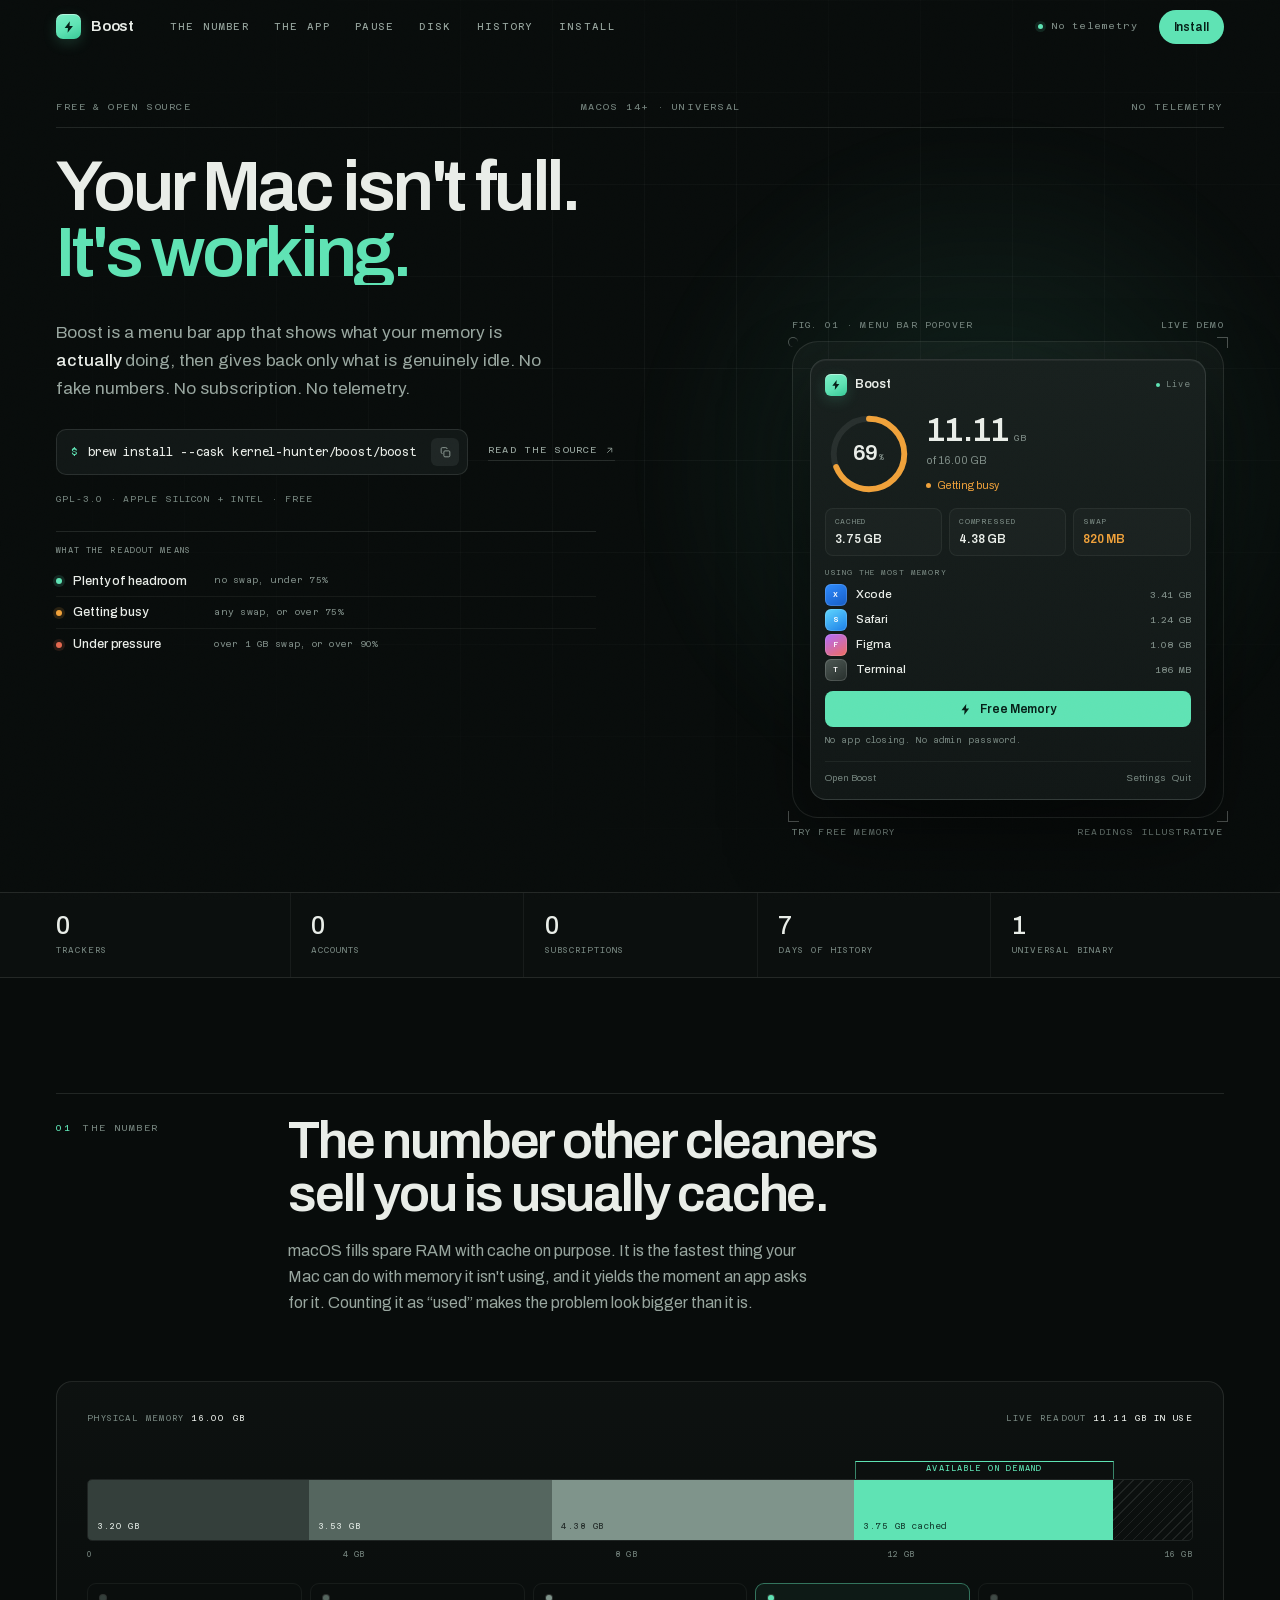
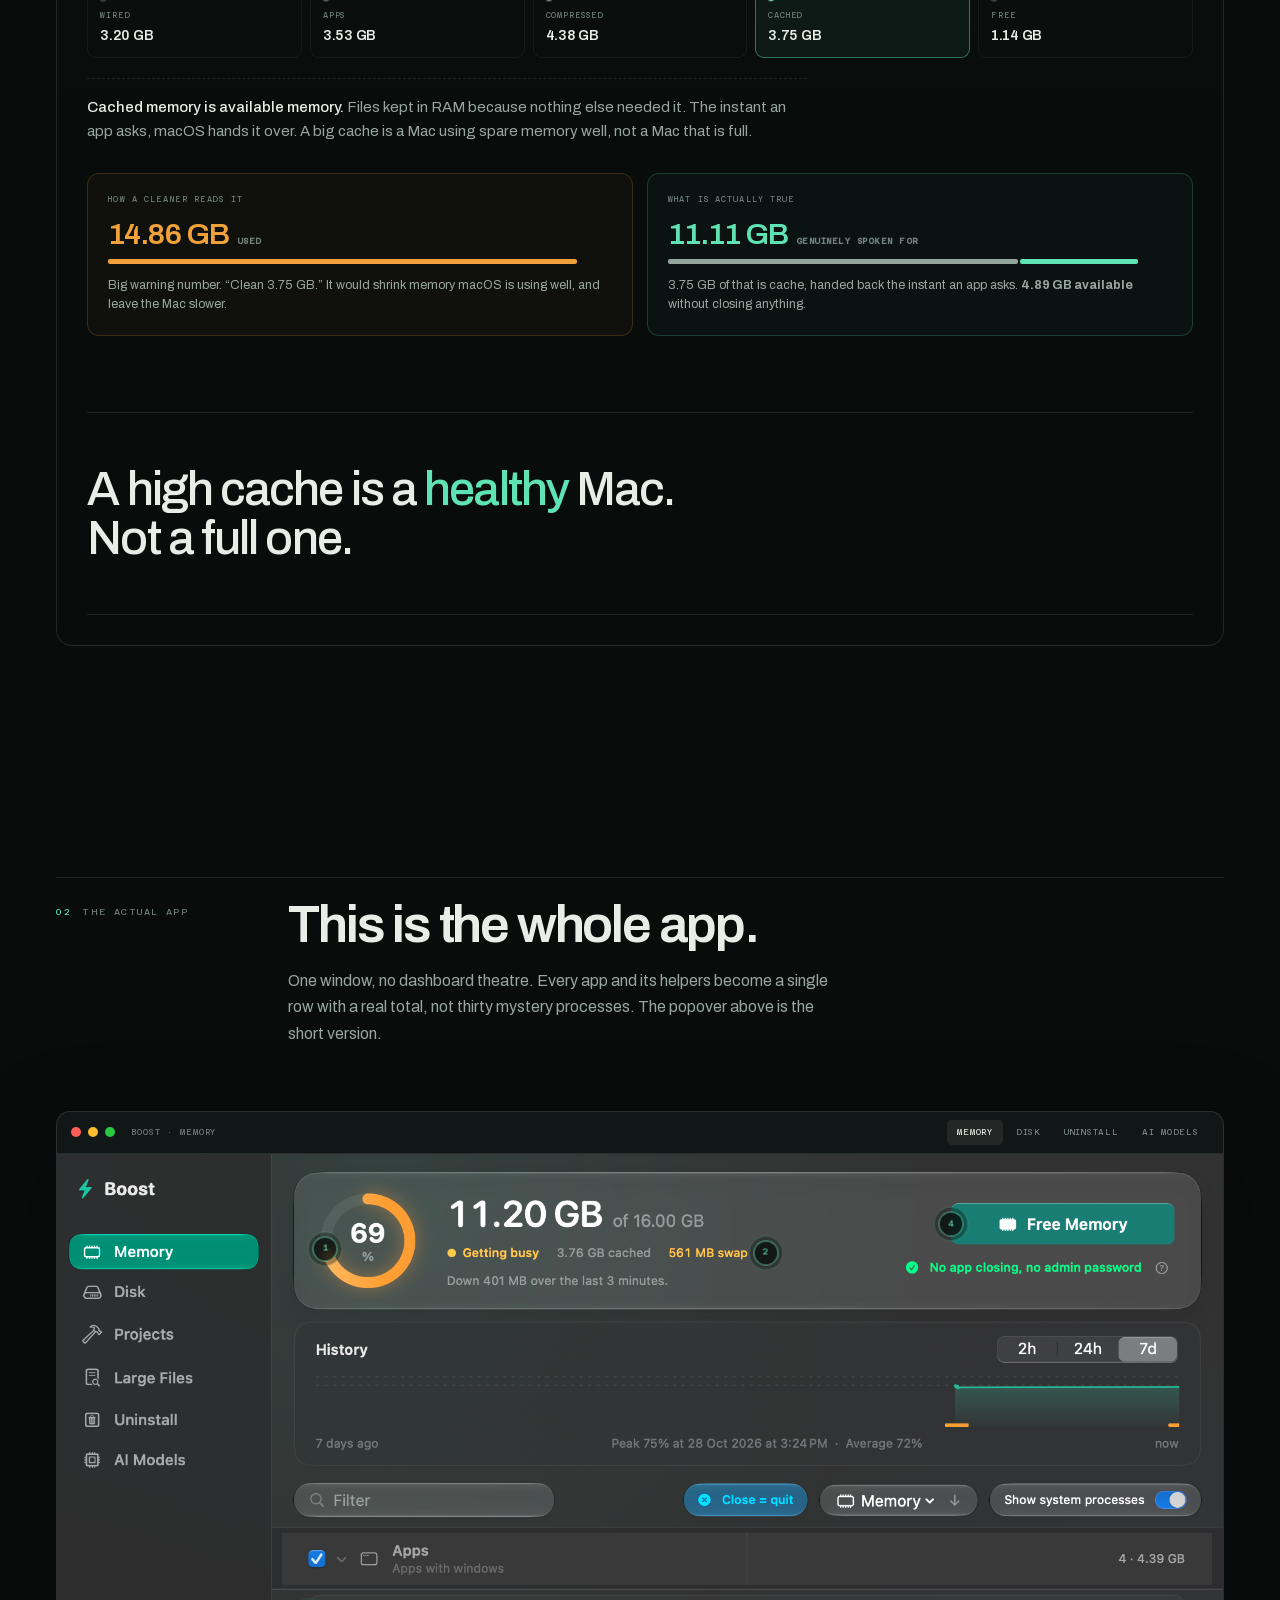
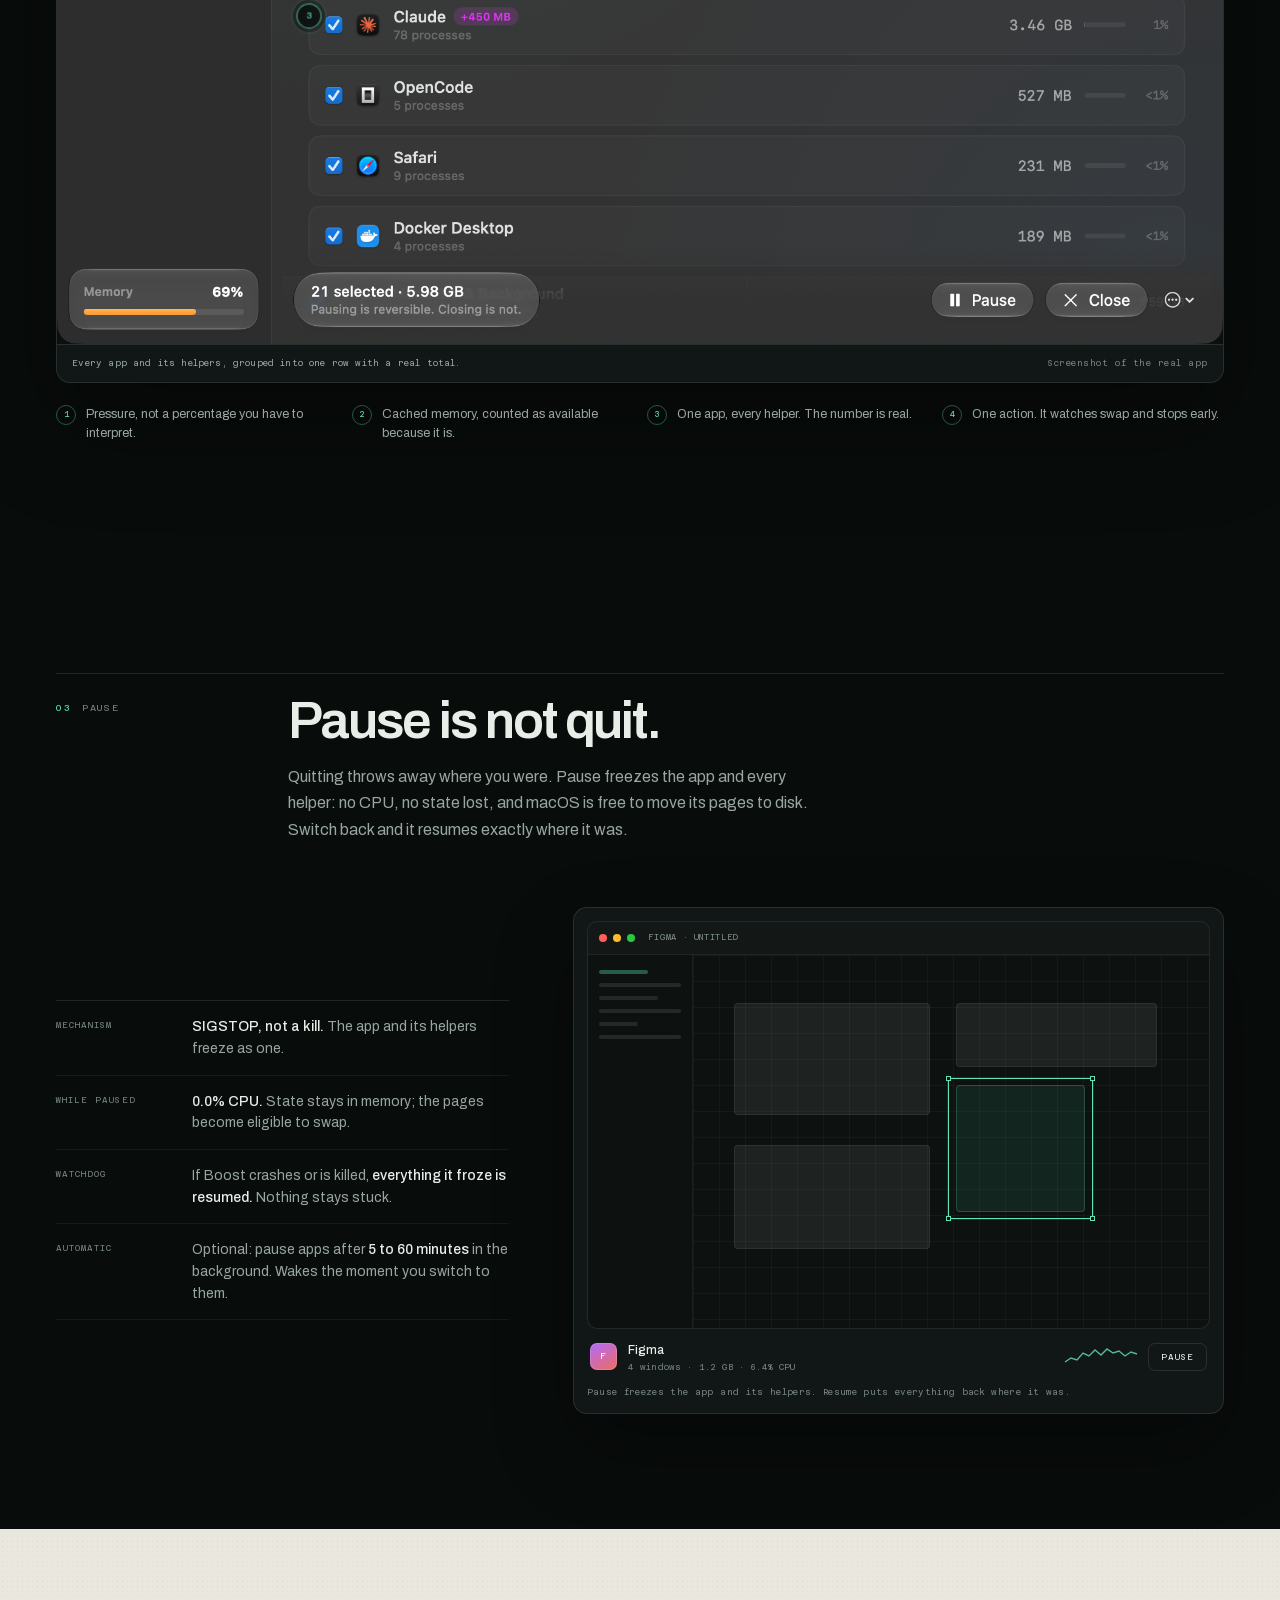
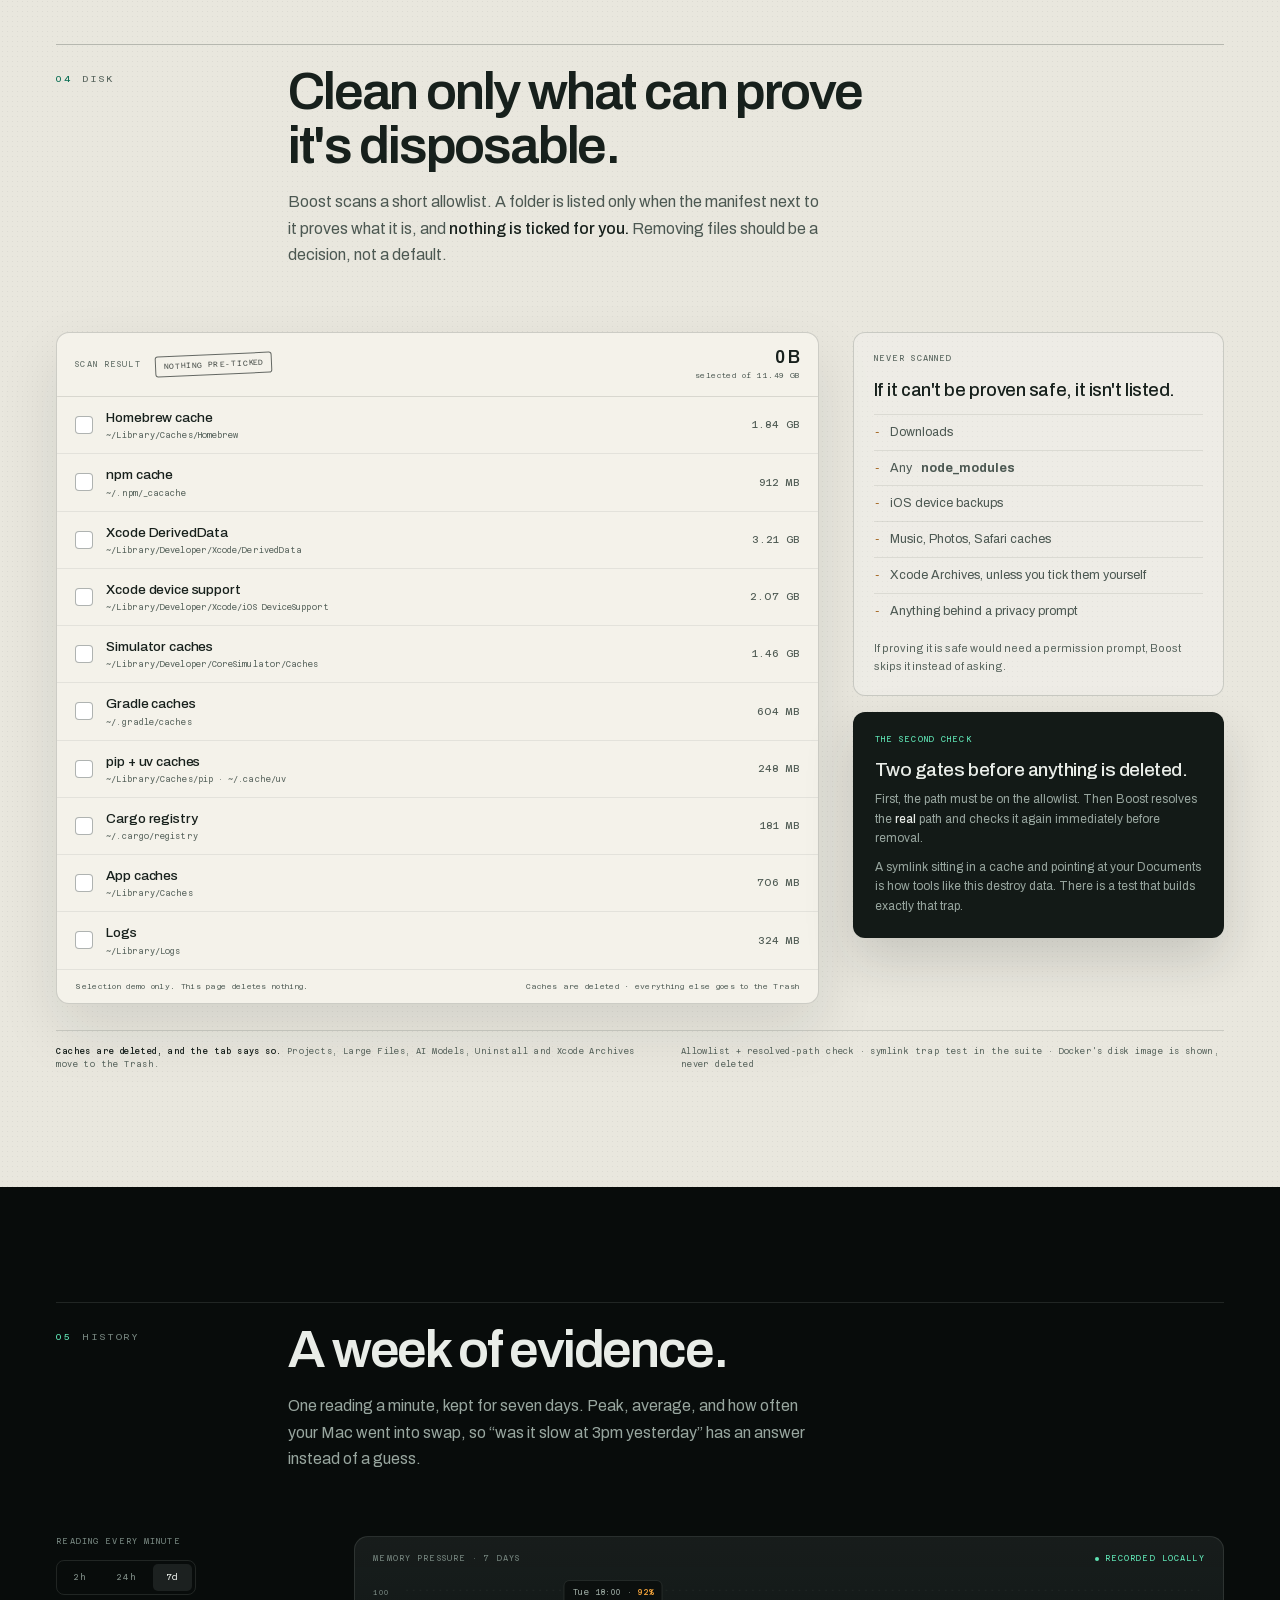
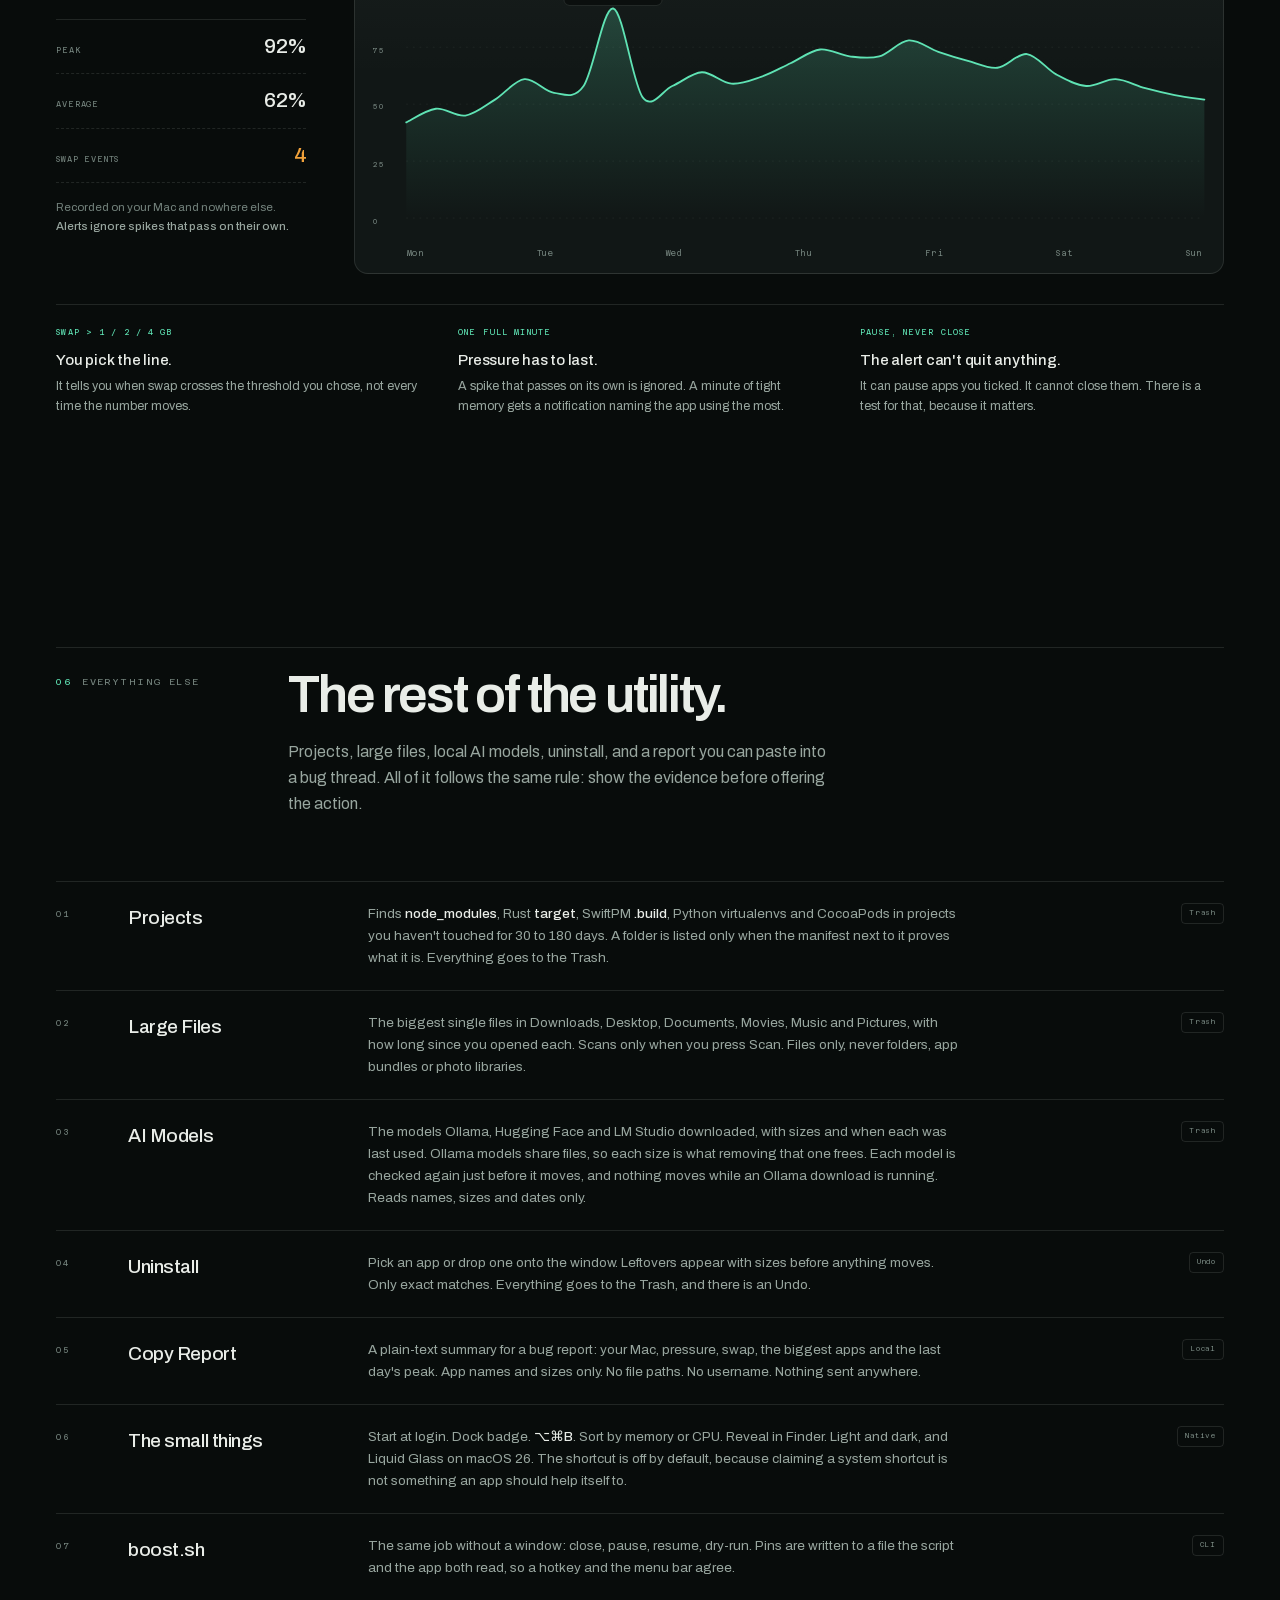
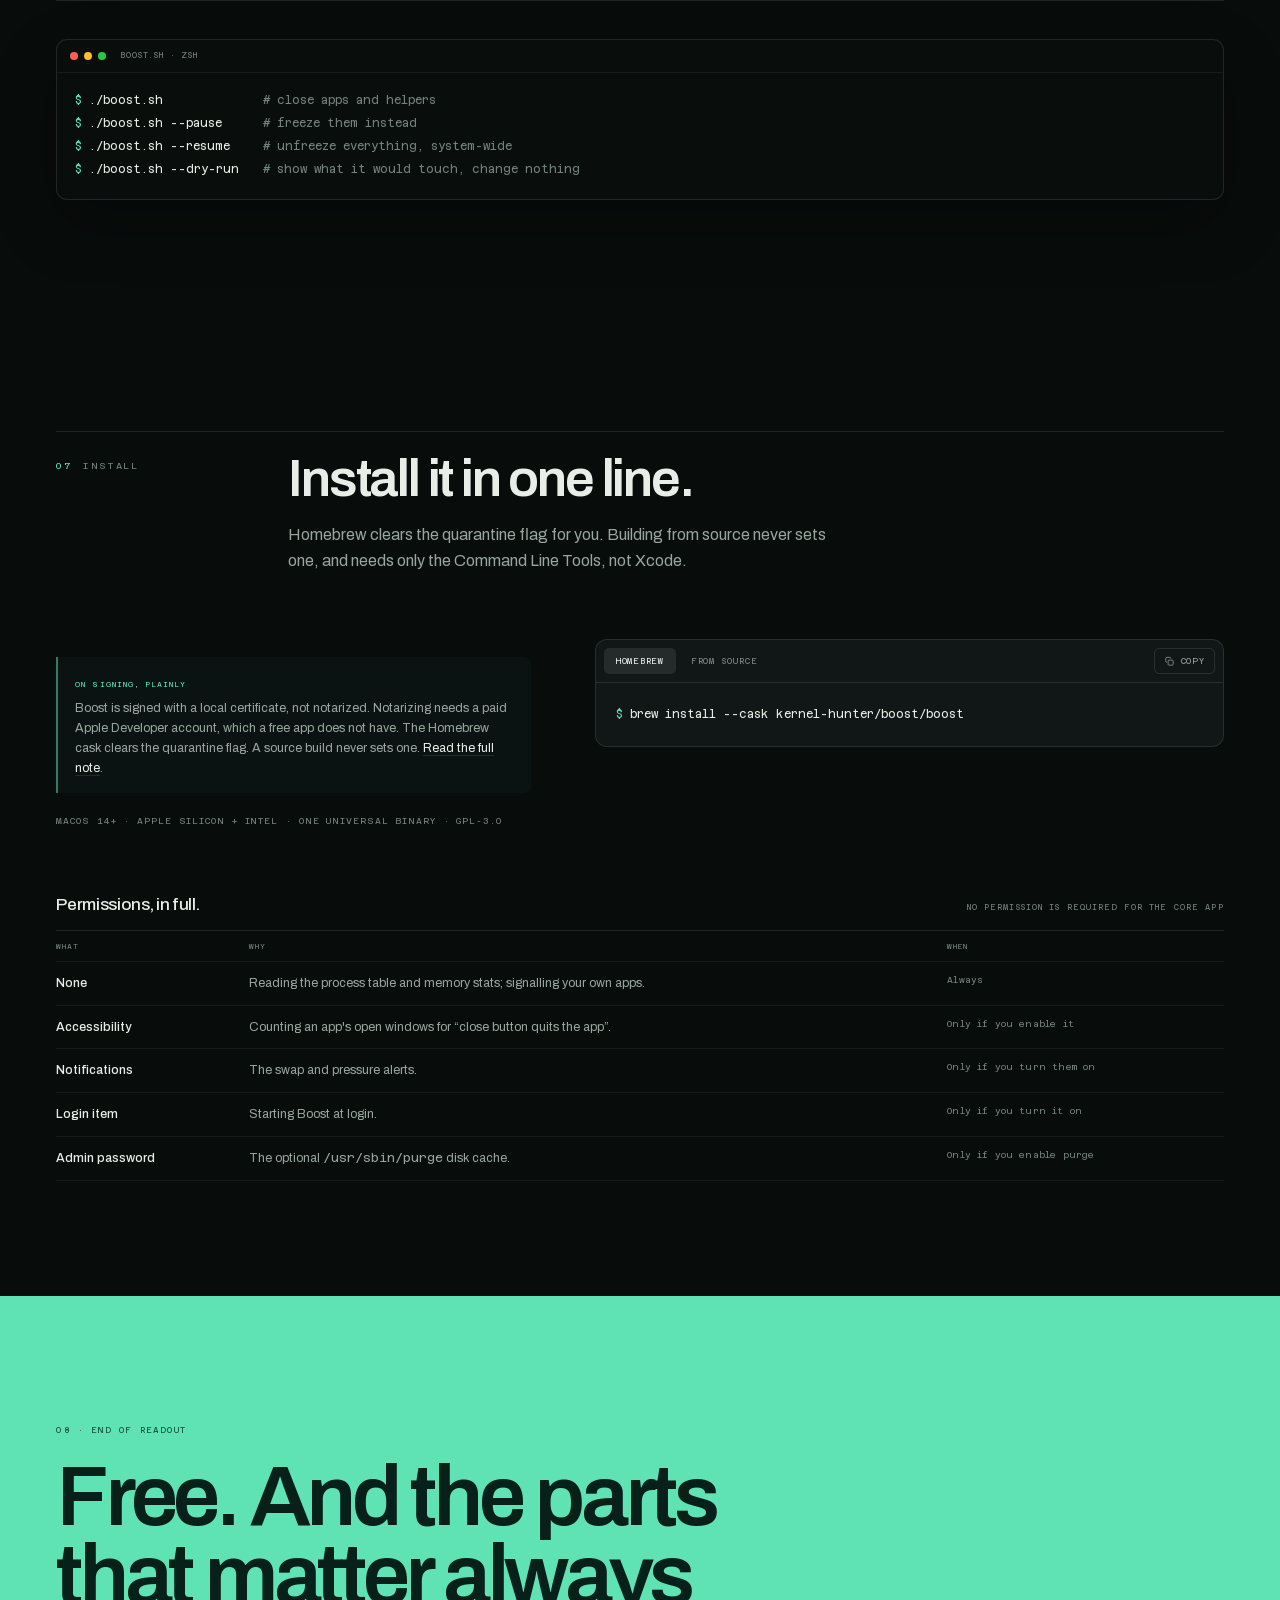
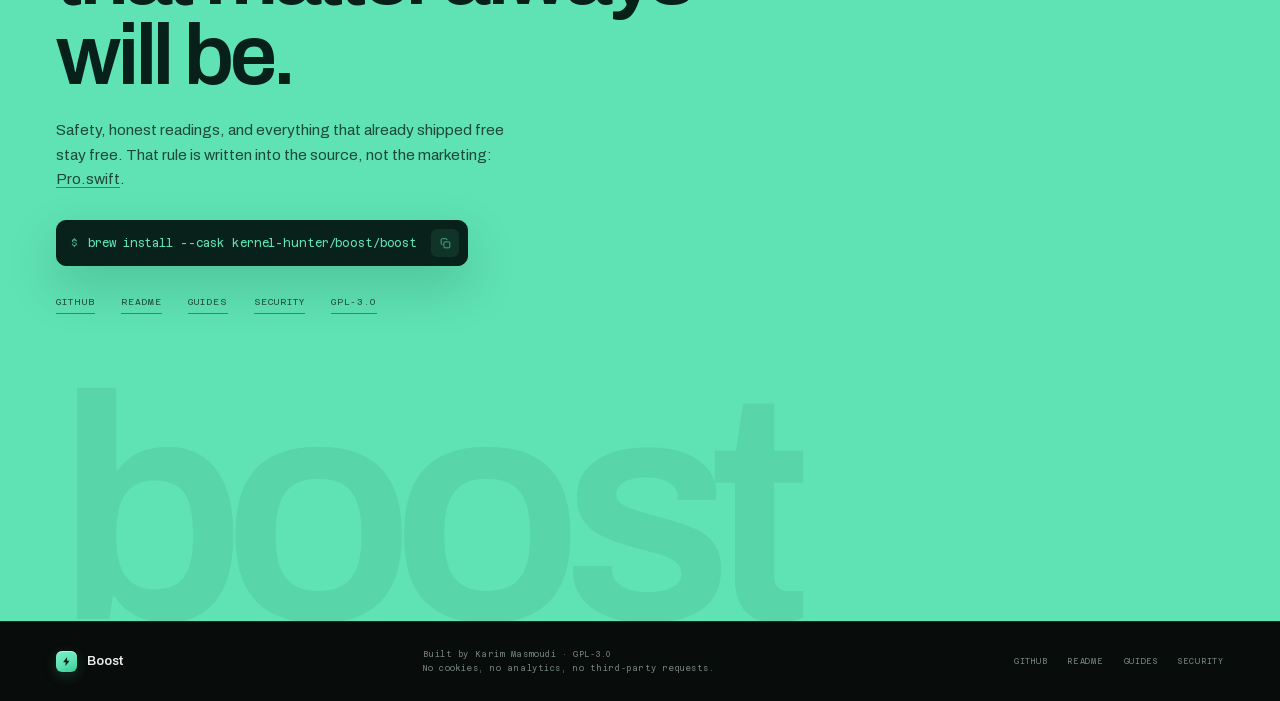
<file: docs/index.html>
<!doctype html>
<html lang="en">
<head>
<meta charset="utf-8">
<meta name="viewport" content="width=device-width, initial-scale=1">
<title>Boost for Mac: a free, open source memory and disk utility</title>
<meta name="description" content="Boost is a free, open source Mac menu bar app: see what your RAM is really doing, pause apps instead of quitting them, and clean caches, old project folders, large files, AI models and leftovers. A free alternative to CleanMyMac and iStat Menus. No subscription, no telemetry.">
<link rel="canonical" href="https://kernel-hunter.github.io/boost/">
<meta name="theme-color" content="#080c0b">
<meta property="og:type" content="website">
<meta property="og:url" content="https://kernel-hunter.github.io/boost/">
<meta property="og:title" content="Boost for Mac: your Mac isn't full. It's working.">
<meta property="og:description" content="A free, open source Mac menu bar app for memory and disk. It tells you when there is nothing to do.">
<meta property="og:image" content="https://kernel-hunter.github.io/boost/assets/img/social-preview.png">
<meta name="twitter:card" content="summary_large_image">
<meta name="twitter:title" content="Boost for Mac: your Mac isn't full. It's working.">
<meta name="twitter:description" content="A free, open source Mac menu bar app for memory and disk. No subscription, no telemetry.">
<meta name="twitter:image" content="https://kernel-hunter.github.io/boost/assets/img/social-preview.png">
<link rel="icon" href="assets/img/icon.png">
<link rel="apple-touch-icon" href="assets/img/icon.png">
<link rel="preload" href="assets/fonts/archivo-var-latin.woff2" as="font" type="font/woff2" crossorigin>
<link rel="preload" href="assets/fonts/azeret-mono-latin.woff2" as="font" type="font/woff2" crossorigin>
<link rel="stylesheet" href="assets/css/base.css">
<link rel="stylesheet" href="assets/css/sections.css">
<link rel="stylesheet" href="assets/css/sections2.css">
<script>document.documentElement.classList.add('js');</script>
<script type="application/ld+json">
{"@context":"https://schema.org","@type":"SoftwareApplication","name":"Boost","alternateName":"Boost for Mac","applicationCategory":"UtilitiesApplication","operatingSystem":"macOS 14 or later","description":"A free, open source menu bar app for macOS that shows what is using your memory, keeps a week of history, pauses idle apps, finds large files and AI models, and uninstalls apps cleanly.","url":"https://kernel-hunter.github.io/boost/","downloadUrl":"https://github.com/Kernel-Hunter/boost/releases/latest","license":"https://www.gnu.org/licenses/gpl-3.0.html","isAccessibleForFree":true,"offers":{"@type":"Offer","price":"0","priceCurrency":"USD"},"author":{"@type":"Person","name":"Karim Masmoudi","url":"https://github.com/Kernel-Hunter"},"codeRepository":"https://github.com/Kernel-Hunter/boost"}
</script>
<script src="assets/js/site.js" defer></script>
</head>
<body>
<a class="skip" href="#main">Skip to content</a>

<svg width="0" height="0" style="position:absolute" aria-hidden="true">
  <symbol id="i-bolt" viewBox="0 0 24 24"><path d="M13.4 2 4.6 13.5h5.6L9.6 22l9.1-11.9h-5.8L13.4 2Z" fill="currentColor"/></symbol>
  <symbol id="i-copy" viewBox="0 0 24 24" fill="none" stroke="currentColor" stroke-width="1.6"><rect x="9" y="9" width="11" height="11" rx="2"/><path d="M15 5.5A2.5 2.5 0 0 0 12.5 3H6a2 2 0 0 0-2 2v6.5A2.5 2.5 0 0 0 6.5 14"/></symbol>
  <symbol id="i-check" viewBox="0 0 24 24" fill="none" stroke="currentColor" stroke-width="2.4"><path d="m5 12 5 5 9-10"/></symbol>
  <symbol id="i-arrow" viewBox="0 0 24 24" fill="none" stroke="currentColor" stroke-width="1.7"><path d="M7 17 17 7M8 7h9v9"/></symbol>
  <symbol id="i-pause" viewBox="0 0 24 24" fill="currentColor"><rect x="7" y="5" width="3.5" height="14" rx="1"/><rect x="13.5" y="5" width="3.5" height="14" rx="1"/></symbol>
  <symbol id="i-play" viewBox="0 0 24 24" fill="currentColor"><path d="M8 5v14l11-7Z"/></symbol>
  <symbol id="i-reset" viewBox="0 0 24 24" fill="none" stroke="currentColor" stroke-width="1.7"><path d="M4 4v6h6"/><path d="M4.6 13a8 8 0 1 0 2-7"/></symbol>
</svg>

<header class="menubar" id="top">
  <div class="wrap menubar-inner">
    <a class="brand" href="#top" aria-label="Boost, back to top">
      <span class="brand-mark"><svg aria-hidden="true"><use href="#i-bolt"/></svg></span>
      Boost
    </a>
    <nav class="nav" aria-label="Sections">
      <a href="#number">The number</a>
      <a href="#app">The app</a>
      <a href="#pause">Pause</a>
      <a href="#disk">Disk</a>
      <a href="#history">History</a>
      <a href="#install">Install</a>
    </nav>
    <div class="menubar-meta">
      <span class="net"><i aria-hidden="true"></i>No telemetry</span>
      <a class="pill" href="#install">Install</a>
    </div>
  </div>
</header>

<div class="grain" aria-hidden="true"></div>

<main id="main">
<section class="hero" aria-labelledby="hero-title">
  <div class="wrap">
    <div class="hero-meta mono">
      <span>Free &amp; open source</span>
      <span>macOS 14+ · Universal</span>
      <span>No telemetry</span>
    </div>

    <h1 id="hero-title">
      <span class="line" style="--d:.08s"><span>Your Mac isn't full.</span></span>
      <span class="line l2" style="--d:.18s"><span>It's working.</span></span>
    </h1>

    <div class="hero-bottom">
      <div class="hero-copy">
        <p class="lede">Boost is a menu bar app that shows what your memory is <strong>actually</strong> doing, then gives back only what is genuinely idle. No fake numbers. No subscription. No telemetry.</p>
        <div class="hero-actions">
          <button class="cmd" type="button" data-copy="brew install --cask kernel-hunter/boost/boost" aria-label="Copy Homebrew install command">
            <span class="dollar" aria-hidden="true">$</span>
            <code>brew install --cask kernel-hunter/boost/boost</code>
            <span class="copy" aria-hidden="true"><svg class="ico"><use href="#i-copy"/></svg></span>
          </button>
          <a class="text-link" href="https://github.com/Kernel-Hunter/boost" target="_blank" rel="noopener">Read the source <svg class="ico" aria-hidden="true"><use href="#i-arrow"/></svg></a>
        </div>
        <p class="micro">GPL-3.0 · Apple Silicon + Intel · free</p>

        <div class="key">
          <p class="mono">What the readout means</p>
          <dl>
            <div class="key-row" style="--k:var(--mint)"><i aria-hidden="true"></i><dt>Plenty of headroom</dt><dd>no swap, under 75%</dd></div>
            <div class="key-row" style="--k:var(--amber)"><i aria-hidden="true"></i><dt>Getting busy</dt><dd>any swap, or over 75%</dd></div>
            <div class="key-row" style="--k:#e2684f"><i aria-hidden="true"></i><dt>Under pressure</dt><dd>over 1 GB swap, or over 90%</dd></div>
          </dl>
        </div>
      </div>

      <figure class="hero-visual" aria-label="Interactive replica of the Boost menu bar popover">
        <div class="fig"><span>Fig. 01 · Menu bar popover</span><span>Live demo</span></div>
        <div class="shell">
          <i class="corner tl" aria-hidden="true"></i><i class="corner tr" aria-hidden="true"></i>
          <i class="corner bl" aria-hidden="true"></i><i class="corner br" aria-hidden="true"></i>

          <div class="pop" id="pop" aria-label="Boost popover demo">
            <div class="pop-head">
              <div class="pop-app"><span class="brand-mark"><svg aria-hidden="true"><use href="#i-bolt"/></svg></span>Boost</div>
              <span class="pop-live"><i aria-hidden="true"></i>Live</span>
            </div>

            <div class="pop-readout">
              <div class="gauge-wrap">
                <svg class="gauge" viewBox="0 0 100 100" role="img" id="gauge" aria-label="Memory pressure: 69 percent">
                  <circle class="g-track" cx="50" cy="50" r="42"/>
                  <circle class="g-val" cx="50" cy="50" r="42" id="gaugeVal" pathLength="100"/>
                </svg>
                <div class="gauge-mid" aria-hidden="true"><b id="gaugePct">69</b><span>%</span></div>
              </div>
              <div class="pop-main">
                <div class="pop-big"><b id="usedGb">11.11</b><span>GB</span></div>
                <div class="pop-sub">of 16.00 GB</div>
                <div class="pop-status" id="popStatus"><i aria-hidden="true"></i><span>Getting busy</span></div>
              </div>
            </div>

            <div class="stat-grid">
              <div><span>Cached</span><b id="cachedGb">3.75 GB</b></div>
              <div><span>Compressed</span><b>4.38 GB</b></div>
              <div class="warn"><span>Swap</span><b>820 MB</b></div>
            </div>

            <p class="pop-label">Using the most memory</p>
            <ul class="app-list">
              <li><span class="badge xcode" aria-hidden="true">X</span><b>Xcode</b><span class="val">3.41 GB</span></li>
              <li><span class="badge safari" aria-hidden="true">S</span><b>Safari</b><span class="val">1.24 GB</span></li>
              <li><span class="badge figma" aria-hidden="true">F</span><b>Figma</b><span class="val">1.08 GB</span></li>
              <li><span class="badge terminal" aria-hidden="true">T</span><b>Terminal</b><span class="val">186 MB</span></li>
            </ul>

            <button class="free-btn" type="button" id="freeBtn"><svg class="ico" aria-hidden="true"><use href="#i-bolt"/></svg><span>Free Memory</span></button>
            <p class="pop-result" id="popResult" aria-live="polite">No app closing. No admin password.</p>

            <div class="pop-foot"><span>Open Boost</span><span>Settings &nbsp; Quit</span></div>
          </div>
        </div>
        <figcaption class="fig bottom"><span>Try Free Memory</span><span>Readings illustrative</span></figcaption>
      </figure>
    </div>
  </div>
</section>

<div class="rail" aria-label="Product facts">
  <div class="wrap rail-inner">
    <div class="rail-item"><b>0</b><span>Trackers</span></div>
    <div class="rail-item"><b>0</b><span>Accounts</span></div>
    <div class="rail-item"><b>0</b><span>Subscriptions</span></div>
    <div class="rail-item"><b>7</b><span>Days of history</span></div>
    <div class="rail-item"><b>1</b><span>Universal binary</span></div>
  </div>
</div>

<section class="sec" id="number" aria-labelledby="number-title">
  <div class="wrap">
    <header class="sec-head reveal">
      <div class="sec-index"><b>01</b><span>The number</span></div>
      <div class="sec-title">
        <h2 id="number-title">The number other cleaners sell you is usually cache.</h2>
        <p class="lede">macOS fills spare RAM with cache on purpose. It is the fastest thing your Mac can do with memory it isn't using, and it yields the moment an app asks for it. Counting it as “used” makes the problem look bigger than it is.</p>
      </div>
    </header>

    <div class="anatomy reveal">
      <div class="anatomy-top">
        <span>Physical memory <b>16.00 GB</b></span>
        <span>Live readout <b>11.11 GB in use</b></span>
      </div>

      <div class="bar-wrap">
        <div class="bracket" aria-hidden="true"><span>Available on demand</span></div>
        <div class="bar" role="img" aria-label="Memory split: 3.20 GB wired, 3.53 GB apps, 4.38 GB compressed, 3.75 GB cached, 1.14 GB free">
          <div class="seg wired" style="width:20%"><span>3.20 GB</span></div>
          <div class="seg apps" style="width:22.06%"><span>3.53 GB</span></div>
          <div class="seg compressed" style="width:27.38%"><span>4.38 GB</span></div>
          <div class="seg cached" style="width:23.44%"><span>3.75 GB cached</span></div>
          <div class="seg free" style="width:7.12%"></div>
        </div>
        <div class="axis" aria-hidden="true"><span>0</span><span>4 GB</span><span>8 GB</span><span>12 GB</span><span>16 GB</span></div>
      </div>

      <div class="legend" role="group" aria-label="Memory types">
        <button type="button" data-key="wired" aria-pressed="false"><span class="swatch" style="--sw:#343f3b"></span><span class="name">Wired</span><span class="val">3.20 GB</span></button>
        <button type="button" data-key="apps" aria-pressed="false"><span class="swatch" style="--sw:#55665f"></span><span class="name">Apps</span><span class="val">3.53 GB</span></button>
        <button type="button" data-key="compressed" aria-pressed="false"><span class="swatch" style="--sw:#7f948b"></span><span class="name">Compressed</span><span class="val">4.38 GB</span></button>
        <button type="button" data-key="cached" aria-pressed="true"><span class="swatch" style="--sw:var(--mint)"></span><span class="name">Cached</span><span class="val">3.75 GB</span></button>
        <button type="button" data-key="free" aria-pressed="false"><span class="swatch" style="--sw:#3f4a46"></span><span class="name">Free</span><span class="val">1.14 GB</span></button>
      </div>

      <p class="anatomy-detail" id="anatomyDetail" aria-live="polite"><b>Cached memory is available memory.</b> Files kept in RAM because nothing else needed it. The instant an app asks, macOS hands it over. A big cache is a Mac using spare memory well, not a Mac that is full.</p>

      <div class="compare">
        <div class="compare-card bad">
          <p class="mono">How a cleaner reads it</p>
          <div class="compare-num">14.86 GB <span>used</span></div>
          <div class="compare-bar"><i style="width:93%"></i></div>
          <p>Big warning number. “Clean 3.75 GB.” It would shrink memory macOS is using well, and leave the Mac slower.</p>
        </div>
        <div class="compare-card good">
          <p class="mono">What is actually true</p>
          <div class="compare-num">11.11 GB <span>genuinely spoken for</span></div>
          <div class="compare-bar"><i style="width:69.44%;background:#93a69d"></i><i class="cache" style="width:23.44%"></i></div>
          <p>3.75 GB of that is cache, handed back the instant an app asks. <b>4.89 GB available</b> without closing anything.</p>
        </div>
      </div>

      <blockquote class="truth-quote"><span>A high cache is a <em>healthy</em> Mac. Not a full one.</span></blockquote>
    </div>
  </div>
</section>

<section class="sec" id="app" aria-labelledby="app-title">
  <div class="wrap">
    <header class="sec-head reveal">
      <div class="sec-index"><b>02</b><span>The actual app</span></div>
      <div class="sec-title">
        <h2 id="app-title">This is the whole app.</h2>
        <p class="lede">One window, no dashboard theatre. Every app and its helpers become a single row with a real total, not thirty mystery processes. The popover above is the short version.</p>
      </div>
    </header>

    <div class="shots reveal">
      <div class="shots-bar">
        <i class="tl r" aria-hidden="true"></i><i class="tl y" aria-hidden="true"></i><i class="tl g" aria-hidden="true"></i>
        <span class="shots-title">Boost · Memory</span>
        <div class="shots-tabs" role="tablist" aria-label="App screenshots">
          <button type="button" role="tab" aria-selected="true" data-shot="memory">Memory</button>
          <button type="button" role="tab" aria-selected="false" data-shot="disk">Disk</button>
          <button type="button" role="tab" aria-selected="false" data-shot="uninstall">Uninstall</button>
          <button type="button" role="tab" aria-selected="false" data-shot="models">AI Models</button>
        </div>
      </div>
      <div class="shot-stage">
        <img class="shot on" src="assets/img/memory.png" alt="Boost's Memory tab: a pressure gauge, a history chart, and running apps grouped with their helper processes." width="1920" height="1302">
        <img class="shot" src="assets/img/disk.png" alt="Boost's Disk tab, listing reclaimable caches with an explanation of each one and nothing ticked by default." width="1920" height="1302" loading="lazy" aria-hidden="true">
        <img class="shot" src="assets/img/uninstall.png" alt="Boost's Uninstall tab: a searchable list of installed apps with sizes and when each was last used." width="1920" height="1302" loading="lazy" aria-hidden="true">
        <img class="shot" src="assets/img/ai-models.png" alt="Boost's AI Models tab: Ollama and Hugging Face models with sizes and when each was last used, nothing ticked." width="1920" height="1302" loading="lazy" aria-hidden="true">
        <div class="markers" id="shotMarkers" aria-hidden="true">
          <span class="marker" style="left:23%;top:12%">1</span>
          <span class="marker" style="left:60.8%;top:12.5%">2</span>
          <span class="marker" style="left:21.6%;top:58.5%">3</span>
          <span class="marker" style="left:76.7%;top:8.9%">4</span>
        </div>
      </div>
      <div class="shot-foot">
        <span class="cap" id="shotCap">Every app and its helpers, grouped into one row with a real total.</span>
        <span>Screenshot of the real app</span>
      </div>
    </div>

    <ul class="shot-legend reveal">
      <li><b>1</b><span>Pressure, not a percentage you have to interpret.</span></li>
      <li><b>2</b><span>Cached memory, counted as available because it is.</span></li>
      <li><b>3</b><span>One app, every helper. The number is real.</span></li>
      <li><b>4</b><span>One action. It watches swap and stops early.</span></li>
    </ul>
  </div>
</section>

<section class="sec" id="pause" aria-labelledby="pause-title">
  <div class="wrap">
    <header class="sec-head reveal">
      <div class="sec-index"><b>03</b><span>Pause</span></div>
      <div class="sec-title">
        <h2 id="pause-title">Pause is not quit.</h2>
        <p class="lede">Quitting throws away where you were. Pause freezes the app and every helper: no CPU, no state lost, and macOS is free to move its pages to disk. Switch back and it resumes exactly where it was.</p>
      </div>
    </header>

    <div class="pause-grid">
      <div class="reveal">
        <dl class="specs">
          <div class="spec-row"><dt>Mechanism</dt><dd><b>SIGSTOP, not a kill.</b> The app and its helpers freeze as one.</dd></div>
          <div class="spec-row"><dt>While paused</dt><dd><b>0.0% CPU.</b> State stays in memory; the pages become eligible to swap.</dd></div>
          <div class="spec-row"><dt>Watchdog</dt><dd>If Boost crashes or is killed, <b>everything it froze is resumed.</b> Nothing stays stuck.</dd></div>
          <div class="spec-row"><dt>Automatic</dt><dd>Optional: pause apps after <b>5 to 60 minutes</b> in the background. Wakes the moment you switch to them.</dd></div>
        </dl>
      </div>

      <div class="reveal" style="--d:90ms">
        <div class="freeze" id="freeze">
          <div class="win">
            <div class="win-bar">
              <i class="tl r" aria-hidden="true"></i><i class="tl y" aria-hidden="true"></i><i class="tl g" aria-hidden="true"></i>
              <span>Figma · Untitled</span>
            </div>
            <div class="win-body">
              <div class="win-side" aria-hidden="true"><i></i><i></i><i></i><i></i><i></i><i></i></div>
              <div class="win-canvas" aria-hidden="true">
                <span class="block a"></span>
                <span class="block b"></span>
                <span class="block c"></span>
                <span class="block d"></span>
                <span class="sel"><i></i><i></i><i></i><i></i></span>
                <div class="pause-cover">
                  <span class="tag"><i></i>Paused</span>
                  <b>State kept. Nothing quit.</b>
                  <span class="small">0.0% CPU · pages eligible to swap</span>
                </div>
              </div>
            </div>
          </div>

          <div class="freeze-controls">
            <span class="badge" aria-hidden="true">F</span>
            <div class="freeze-meta"><b>Figma</b><span id="freezeMeta">4 windows · 1.2 GB · 6.4% CPU</span></div>
            <svg class="spark" viewBox="0 0 72 26" aria-hidden="true">
              <polyline class="live" points="0,18 6,14 12,16 18,9 24,12 30,6 36,11 42,5 48,9 54,7 60,12 66,8 72,10"/>
              <polyline class="flat" points="0,13 72,13"/>
            </svg>
            <button class="ghost-btn" type="button" id="pauseBtn" aria-pressed="false">Pause</button>
          </div>
          <p class="freeze-note" id="freezeNote">Pause freezes the app and its helpers. Resume puts everything back where it was.</p>
        </div>
      </div>
    </div>
  </div>
</section>

<section class="sec paper" id="disk" aria-labelledby="disk-title">
  <div class="wrap">
    <header class="sec-head reveal">
      <div class="sec-index"><b>04</b><span>Disk</span></div>
      <div class="sec-title">
        <h2 id="disk-title">Clean only what can prove it's disposable.</h2>
        <p class="lede">Boost scans a short allowlist. A folder is listed only when the manifest next to it proves what it is, and <strong>nothing is ticked for you.</strong> Removing files should be a decision, not a default.</p>
      </div>
    </header>

    <div class="disk-grid">
      <div class="manifest reveal">
        <div class="manifest-head">
          <span class="mono">Scan result</span>
          <span class="stamp">Nothing pre-ticked</span>
          <div class="manifest-total">
            <b id="diskSelected">0 B</b>
            <span id="diskTotalLabel">selected of 11.49 GB</span>
          </div>
        </div>

        <div class="rows">
          <label class="disk-row">
            <input type="checkbox" data-size="1884">
            <span class="box" aria-hidden="true"><svg class="ico"><use href="#i-check"/></svg></span>
            <span class="disk-main"><b>Homebrew cache</b><small>~/Library/Caches/Homebrew</small></span>
            <span class="disk-size">1.84 GB</span>
          </label>
          <label class="disk-row">
            <input type="checkbox" data-size="912">
            <span class="box" aria-hidden="true"><svg class="ico"><use href="#i-check"/></svg></span>
            <span class="disk-main"><b>npm cache</b><small>~/.npm/_cacache</small></span>
            <span class="disk-size">912 MB</span>
          </label>
          <label class="disk-row">
            <input type="checkbox" data-size="3287">
            <span class="box" aria-hidden="true"><svg class="ico"><use href="#i-check"/></svg></span>
            <span class="disk-main"><b>Xcode DerivedData</b><small>~/Library/Developer/Xcode/DerivedData</small></span>
            <span class="disk-size">3.21 GB</span>
          </label>
          <label class="disk-row">
            <input type="checkbox" data-size="2120">
            <span class="box" aria-hidden="true"><svg class="ico"><use href="#i-check"/></svg></span>
            <span class="disk-main"><b>Xcode device support</b><small>~/Library/Developer/Xcode/iOS DeviceSupport</small></span>
            <span class="disk-size">2.07 GB</span>
          </label>
          <label class="disk-row">
            <input type="checkbox" data-size="1495">
            <span class="box" aria-hidden="true"><svg class="ico"><use href="#i-check"/></svg></span>
            <span class="disk-main"><b>Simulator caches</b><small>~/Library/Developer/CoreSimulator/Caches</small></span>
            <span class="disk-size">1.46 GB</span>
          </label>
          <label class="disk-row">
            <input type="checkbox" data-size="604">
            <span class="box" aria-hidden="true"><svg class="ico"><use href="#i-check"/></svg></span>
            <span class="disk-main"><b>Gradle caches</b><small>~/.gradle/caches</small></span>
            <span class="disk-size">604 MB</span>
          </label>
          <label class="disk-row">
            <input type="checkbox" data-size="248">
            <span class="box" aria-hidden="true"><svg class="ico"><use href="#i-check"/></svg></span>
            <span class="disk-main"><b>pip + uv caches</b><small>~/Library/Caches/pip · ~/.cache/uv</small></span>
            <span class="disk-size">248 MB</span>
          </label>
          <label class="disk-row">
            <input type="checkbox" data-size="181">
            <span class="box" aria-hidden="true"><svg class="ico"><use href="#i-check"/></svg></span>
            <span class="disk-main"><b>Cargo registry</b><small>~/.cargo/registry</small></span>
            <span class="disk-size">181 MB</span>
          </label>
          <label class="disk-row">
            <input type="checkbox" data-size="706">
            <span class="box" aria-hidden="true"><svg class="ico"><use href="#i-check"/></svg></span>
            <span class="disk-main"><b>App caches</b><small>~/Library/Caches</small></span>
            <span class="disk-size">706 MB</span>
          </label>
          <label class="disk-row">
            <input type="checkbox" data-size="324">
            <span class="box" aria-hidden="true"><svg class="ico"><use href="#i-check"/></svg></span>
            <span class="disk-main"><b>Logs</b><small>~/Library/Logs</small></span>
            <span class="disk-size">324 MB</span>
          </label>
        </div>

        <div class="manifest-foot">
          <span>Selection demo only. This page deletes nothing.</span>
          <span>Caches are deleted · everything else goes to the Trash</span>
        </div>
      </div>

      <div class="reveal" style="--d:90ms">
        <div class="never">
          <p class="mono">Never scanned</p>
          <h3>If it can't be proven safe, it isn't listed.</h3>
          <ul>
            <li>Downloads</li>
            <li>Any <b>node_modules</b></li>
            <li>iOS device backups</li>
            <li>Music, Photos, Safari caches</li>
            <li>Xcode Archives, unless you tick them yourself</li>
            <li>Anything behind a privacy prompt</li>
          </ul>
          <p class="fine">If proving it is safe would need a permission prompt, Boost skips it instead of asking.</p>
        </div>

        <div class="safety">
          <p class="mono">The second check</p>
          <h3>Two gates before anything is deleted.</h3>
          <p>First, the path must be on the allowlist. Then Boost resolves the <strong>real</strong> path and checks it again immediately before removal.</p>
          <p>A symlink sitting in a cache and pointing at your Documents is how tools like this destroy data. There is a test that builds exactly that trap.</p>
        </div>
      </div>
    </div>

    <div class="disk-note reveal">
      <span><b>Caches are deleted, and the tab says so.</b> Projects, Large Files, AI Models, Uninstall and Xcode Archives move to the Trash.</span>
      <span>Allowlist + resolved-path check · symlink trap test in the suite · Docker's disk image is shown, never deleted</span>
    </div>
  </div>
</section>

<section class="sec" id="history" aria-labelledby="history-title">
  <div class="wrap">
    <header class="sec-head reveal">
      <div class="sec-index"><b>05</b><span>History</span></div>
      <div class="sec-title">
        <h2 id="history-title">A week of evidence.</h2>
        <p class="lede">One reading a minute, kept for seven days. Peak, average, and how often your Mac went into swap, so “was it slow at 3pm yesterday” has an answer instead of a guess.</p>
      </div>
    </header>

    <div class="hist-grid">
      <div class="hist-side reveal">
        <p class="mono">Reading every minute</p>
        <div class="range" role="tablist" aria-label="History range">
          <button type="button" role="tab" aria-selected="false" data-range="2h">2h</button>
          <button type="button" role="tab" aria-selected="false" data-range="24h">24h</button>
          <button type="button" role="tab" aria-selected="true" data-range="7d">7d</button>
        </div>
        <div class="hist-stats">
          <div class="hist-stat"><span>Peak</span><b id="statPeak">92%</b></div>
          <div class="hist-stat"><span>Average</span><b id="statAvg">62%</b></div>
          <div class="hist-stat warn"><span>Swap events</span><b id="statSwap">4</b></div>
        </div>
        <p class="fine">Recorded on your Mac and nowhere else. <b>Alerts ignore spikes that pass on their own.</b></p>
      </div>

      <div class="chart-panel reveal" style="--d:90ms">
        <div class="chart-head">
          <span class="mono">Memory pressure · <span id="chartRange">7 days</span></span>
          <span class="mono live"><i aria-hidden="true"></i>Recorded locally</span>
        </div>
        <div class="chart-wrap">
          <div class="chart-plot" id="chartPlot">
            <svg class="chart-svg" id="chart" viewBox="0 0 1000 320" role="img" aria-labelledby="chartTitle chartDesc">
              <title id="chartTitle">Memory pressure over the last 7 days</title>
              <desc id="chartDesc">Pressure peaks at 92 percent on Tuesday evening, averages 62 percent, and triggers four swap events.</desc>
              <defs>
                <linearGradient id="areaFill" x1="0" y1="0" x2="0" y2="1">
                  <stop offset="0" stop-color="#5fe3b4" stop-opacity=".22"/>
                  <stop offset="1" stop-color="#5fe3b4" stop-opacity="0"/>
                </linearGradient>
              </defs>
              <g class="y-labels" aria-hidden="true">
                <text x="0" y="22">100</text>
                <text x="0" y="91">75</text>
                <text x="0" y="159">50</text>
                <text x="0" y="228">25</text>
                <text x="0" y="297">0</text>
              </g>
              <g class="grid" aria-hidden="true">
                <line class="gridline" x1="40" y1="16" x2="1000" y2="16"/>
                <line class="gridline" x1="40" y1="84.5" x2="1000" y2="84.5"/>
                <line class="gridline" x1="40" y1="153" x2="1000" y2="153"/>
                <line class="gridline" x1="40" y1="221.5" x2="1000" y2="221.5"/>
                <line class="gridline" x1="40" y1="290" x2="1000" y2="290"/>
              </g>
              <path class="chart-area" id="chartArea" d=""/>
              <path class="chart-line" id="chartLine" d=""/>
              <circle class="chart-dot" id="chartDot" cx="0" cy="0" r="4.5"/>
            </svg>
            <div class="chart-annot" id="chartAnnot">Tue 18:00 · <b>92%</b></div>
            <div class="chart-tip" id="chartTip"></div>
          </div>
          <div class="chart-x" id="chartX" aria-hidden="true"></div>
        </div>
      </div>
    </div>

    <div class="alerts reveal">
      <div class="alert">
        <p class="mono">Swap &gt; 1 / 2 / 4 GB</p>
        <h3>You pick the line.</h3>
        <p>It tells you when swap crosses the threshold you chose, not every time the number moves.</p>
      </div>
      <div class="alert">
        <p class="mono">One full minute</p>
        <h3>Pressure has to last.</h3>
        <p>A spike that passes on its own is ignored. A minute of tight memory gets a notification naming the app using the most.</p>
      </div>
      <div class="alert">
        <p class="mono">Pause, never close</p>
        <h3>The alert can't quit anything.</h3>
        <p>It can pause apps you ticked. It cannot close them. There is a test for that, because it matters.</p>
      </div>
    </div>
  </div>
</section>

<section class="sec" id="more" aria-labelledby="more-title">
  <div class="wrap">
    <header class="sec-head reveal">
      <div class="sec-index"><b>06</b><span>Everything else</span></div>
      <div class="sec-title">
        <h2 id="more-title">The rest of the utility.</h2>
        <p class="lede">Projects, large files, local AI models, uninstall, and a report you can paste into a bug thread. All of it follows the same rule: show the evidence before offering the action.</p>
      </div>
    </header>

    <div class="spec-list reveal">
      <article class="spec">
        <span class="spec-num">01</span>
        <h3>Projects</h3>
        <p>Finds <b>node_modules</b>, Rust <b>target</b>, SwiftPM <b>.build</b>, Python virtualenvs and CocoaPods in projects you haven't touched for 30 to 180 days. A folder is listed only when the manifest next to it proves what it is. Everything goes to the Trash.</p>
        <span class="spec-tag">Trash</span>
      </article>
      <article class="spec">
        <span class="spec-num">02</span>
        <h3>Large Files</h3>
        <p>The biggest single files in Downloads, Desktop, Documents, Movies, Music and Pictures, with how long since you opened each. Scans only when you press Scan. Files only, never folders, app bundles or photo libraries.</p>
        <span class="spec-tag">Trash</span>
      </article>
      <article class="spec">
        <span class="spec-num">03</span>
        <h3>AI Models</h3>
        <p>The models Ollama, Hugging Face and LM Studio downloaded, with sizes and when each was last used. Ollama models share files, so each size is what removing that one frees. Each model is checked again just before it moves, and nothing moves while an Ollama download is running. Reads names, sizes and dates only.</p>
        <span class="spec-tag">Trash</span>
      </article>
      <article class="spec">
        <span class="spec-num">04</span>
        <h3>Uninstall</h3>
        <p>Pick an app or drop one onto the window. Leftovers appear with sizes before anything moves. Only exact matches. Everything goes to the Trash, and there is an Undo.</p>
        <span class="spec-tag">Undo</span>
      </article>
      <article class="spec">
        <span class="spec-num">05</span>
        <h3>Copy Report</h3>
        <p>A plain-text summary for a bug report: your Mac, pressure, swap, the biggest apps and the last day's peak. App names and sizes only. No file paths. No username. Nothing sent anywhere.</p>
        <span class="spec-tag">Local</span>
      </article>
      <article class="spec">
        <span class="spec-num">06</span>
        <h3>The small things</h3>
        <p>Start at login. Dock badge. <b>⌥⌘B</b>. Sort by memory or CPU. Reveal in Finder. Light and dark, and Liquid Glass on macOS 26. The shortcut is off by default, because claiming a system shortcut is not something an app should help itself to.</p>
        <span class="spec-tag">Native</span>
      </article>
      <article class="spec">
        <span class="spec-num">07</span>
        <h3>boost.sh</h3>
        <p>The same job without a window: close, pause, resume, dry-run. Pins are written to a file the script and the app both read, so a hotkey and the menu bar agree.</p>
        <span class="spec-tag">CLI</span>
      </article>
    </div>

    <div class="term reveal">
      <div class="term-bar">
        <i class="tl r" aria-hidden="true"></i><i class="tl y" aria-hidden="true"></i><i class="tl g" aria-hidden="true"></i>
        <span>boost.sh · zsh</span>
      </div>
      <pre><span class="trow"><span class="tcmd"><span class="p">$</span> ./boost.sh</span><span class="c"># close apps and helpers</span></span><span class="trow"><span class="tcmd"><span class="p">$</span> ./boost.sh --pause</span><span class="c"># freeze them instead</span></span><span class="trow"><span class="tcmd"><span class="p">$</span> ./boost.sh --resume</span><span class="c"># unfreeze everything, system-wide</span></span><span class="trow"><span class="tcmd"><span class="p">$</span> ./boost.sh --dry-run</span><span class="c"># show what it would touch, change nothing</span></span></pre>
    </div>
  </div>
</section>

<section class="sec" id="install" aria-labelledby="install-title">
  <div class="wrap">
    <header class="sec-head reveal">
      <div class="sec-index"><b>07</b><span>Install</span></div>
      <div class="sec-title">
        <h2 id="install-title">Install it in one line.</h2>
        <p class="lede">Homebrew clears the quarantine flag for you. Building from source never sets one, and needs only the Command Line Tools, not Xcode.</p>
      </div>
    </header>

    <div class="install-grid">
      <div class="install-side reveal">
        <div class="fineprint">
          <p class="mono">On signing, plainly</p>
          <p>Boost is signed with a local certificate, not notarized. Notarizing needs a paid Apple Developer account, which a free app does not have. The Homebrew cask clears the quarantine flag. A source build never sets one. <a href="https://github.com/Kernel-Hunter/boost#on-signing" target="_blank" rel="noopener">Read the full note</a>.</p>
        </div>
        <p class="micro">macOS 14+ · Apple Silicon + Intel · one universal binary · GPL-3.0</p>
      </div>

      <div class="reveal" style="--d:90ms">
        <div class="installer">
          <div class="installer-bar" role="tablist" aria-label="Install method">
            <button type="button" role="tab" aria-selected="true" data-install="brew">Homebrew</button>
            <button type="button" role="tab" aria-selected="false" data-install="source">From source</button>
            <button class="copy-mini" type="button" data-copy="brew install --cask kernel-hunter/boost/boost" aria-label="Copy install command">
              <svg class="ico" aria-hidden="true"><use href="#i-copy"/></svg><span>Copy</span>
            </button>
          </div>
          <pre id="installCode"><span class="p">$</span> brew install --cask kernel-hunter/boost/boost</pre>
        </div>
      </div>
    </div>

    <div class="perm reveal">
      <div class="perm-head">
        <h3>Permissions, in full.</h3>
        <span class="mono">No permission is required for the core app</span>
      </div>
      <div class="perm-scroll">
        <table class="perm-table">
          <thead><tr><th>What</th><th>Why</th><th>When</th></tr></thead>
          <tbody>
            <tr><td class="none">None</td><td>Reading the process table and memory stats; signalling your own apps.</td><td>Always</td></tr>
            <tr><td>Accessibility</td><td>Counting an app's open windows for “close button quits the app”.</td><td>Only if you enable it</td></tr>
            <tr><td>Notifications</td><td>The swap and pressure alerts.</td><td>Only if you turn them on</td></tr>
            <tr><td>Login item</td><td>Starting Boost at login.</td><td>Only if you turn it on</td></tr>
            <tr><td>Admin password</td><td>The optional <code>/usr/sbin/purge</code> disk cache.</td><td>Only if you enable purge</td></tr>
          </tbody>
        </table>
      </div>
    </div>
  </div>
</section>

<section class="close" aria-labelledby="close-title">
  <div class="wrap">
    <p class="mono">08 · End of readout</p>
    <h2 id="close-title">Free. And the parts that matter always will be.</h2>
    <p class="lede">Safety, honest readings, and everything that already shipped free stay free. That rule is written into the source, not the marketing: <a href="https://github.com/Kernel-Hunter/boost/blob/main/Sources/BoostKit/Pro.swift" target="_blank" rel="noopener">Pro.swift</a>.</p>
    <button class="cmd" type="button" data-copy="brew install --cask kernel-hunter/boost/boost" aria-label="Copy Homebrew install command">
      <span class="dollar" aria-hidden="true">$</span>
      <code>brew install --cask kernel-hunter/boost/boost</code>
      <span class="copy" aria-hidden="true"><svg class="ico"><use href="#i-copy"/></svg></span>
    </button>
    <div class="close-links">
      <a href="https://github.com/Kernel-Hunter/boost" target="_blank" rel="noopener">GitHub</a>
      <a href="https://github.com/Kernel-Hunter/boost#readme" target="_blank" rel="noopener">README</a>
      <a href="guides/">Guides</a>
      <a href="https://github.com/Kernel-Hunter/boost/blob/main/SECURITY.md" target="_blank" rel="noopener">Security</a>
      <a href="https://github.com/Kernel-Hunter/boost/blob/main/LICENSE" target="_blank" rel="noopener">GPL-3.0</a>
    </div>
    <div class="watermark" aria-hidden="true">boost</div>
  </div>
</section>
</main>

<footer class="footer">
  <div class="wrap footer-inner">
    <a class="brand" href="#top" aria-label="Boost, back to top">
      <span class="brand-mark"><svg aria-hidden="true"><use href="#i-bolt"/></svg></span>
      Boost
    </a>
    <p>Built by Karim Masmoudi · GPL-3.0<br>No cookies, no analytics, no third-party requests.</p>
    <nav aria-label="Footer">
      <a href="https://github.com/Kernel-Hunter/boost" target="_blank" rel="noopener">GitHub</a>
      <a href="https://github.com/Kernel-Hunter/boost#readme" target="_blank" rel="noopener">README</a>
      <a href="guides/">Guides</a>
      <a href="https://github.com/Kernel-Hunter/boost/blob/main/SECURITY.md" target="_blank" rel="noopener">Security</a>
    </nav>
  </div>
</footer>
</body>
</html>
</file>
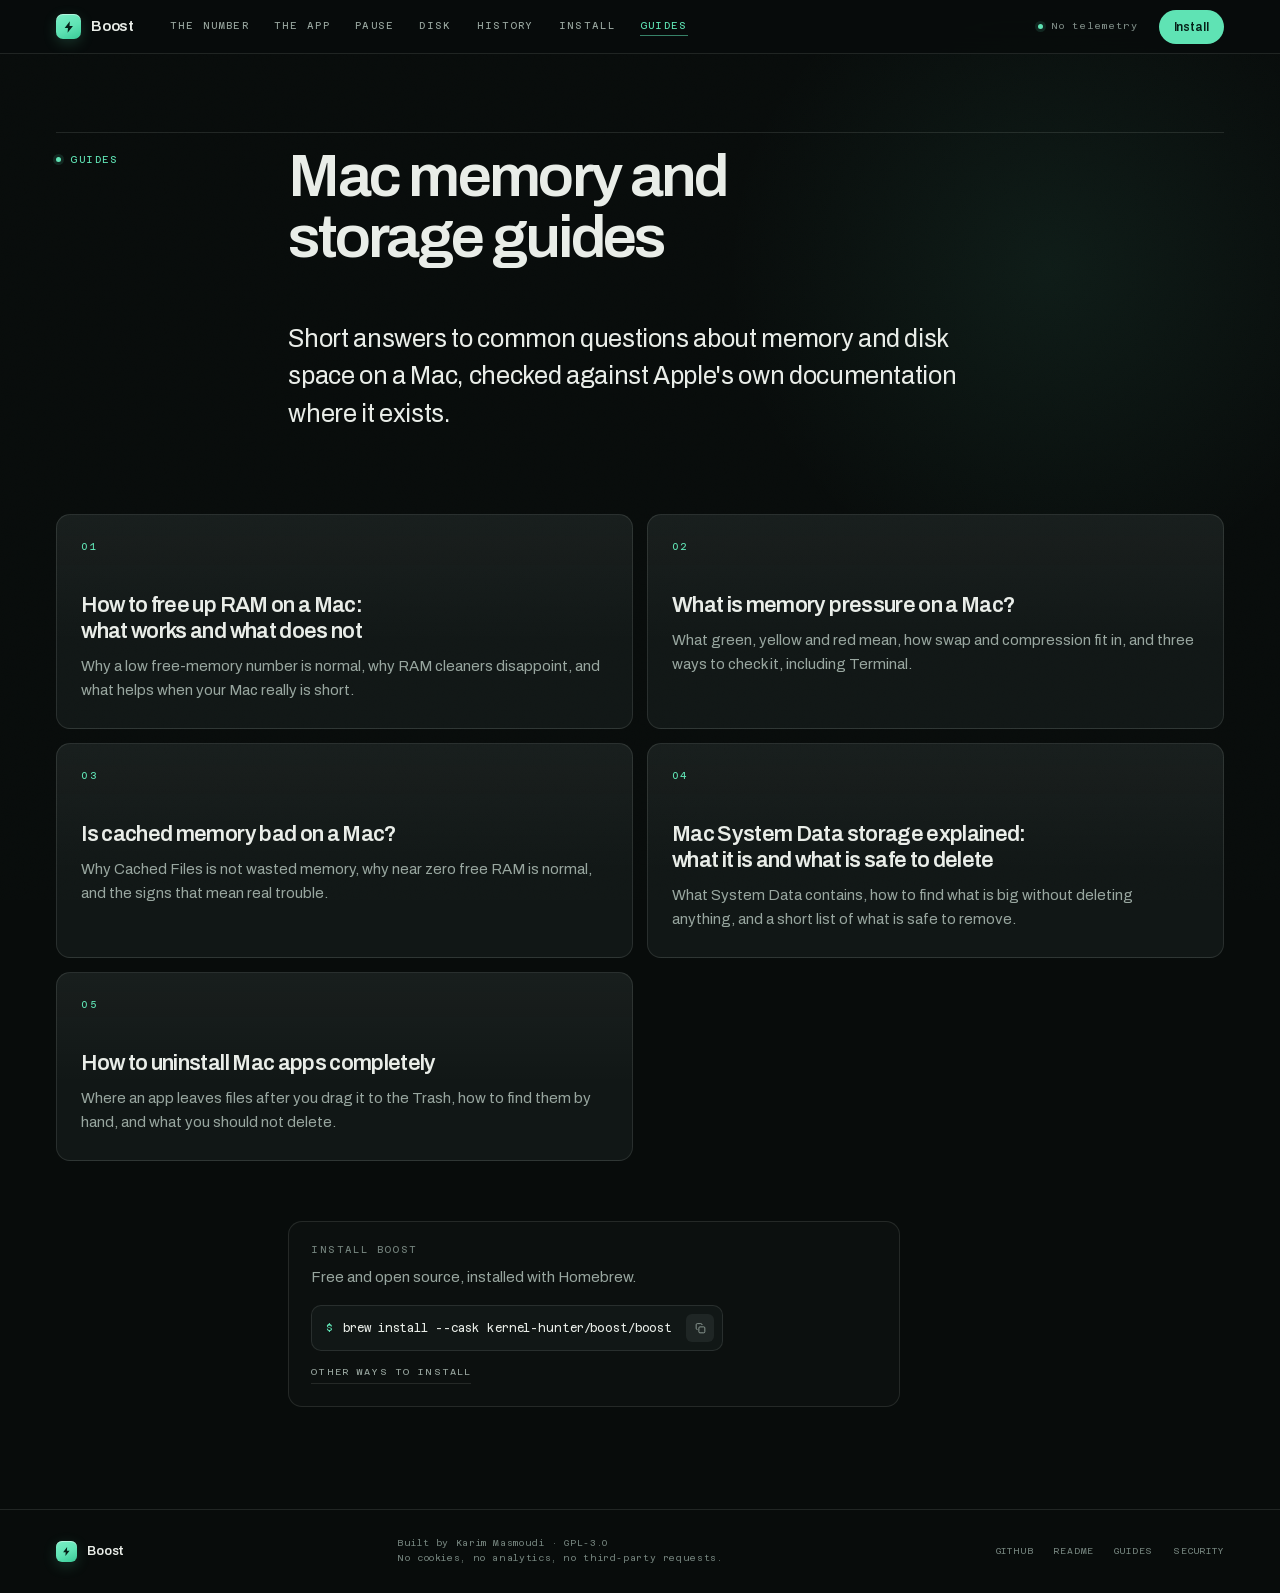
<file: docs/guides/index.html>
<!doctype html>
<html lang="en">
<head>
<meta charset="utf-8">
<meta name="viewport" content="width=device-width, initial-scale=1">
<title>Mac memory and storage guides | Boost</title>
<meta name="description" content="Plain guides to Mac memory pressure, RAM, cached memory, System Data storage and uninstalling apps completely.">
<link rel="canonical" href="https://kernel-hunter.github.io/boost/guides/">
<meta property="og:url" content="https://kernel-hunter.github.io/boost/guides/">
<meta property="og:type" content="website">
<meta property="og:site_name" content="Boost">
<meta property="og:title" content="Mac memory and storage guides | Boost">
<meta property="og:description" content="Plain guides to Mac memory pressure, RAM, cached memory, System Data storage and uninstalling apps completely.">
<meta property="og:image" content="https://kernel-hunter.github.io/boost/assets/img/social-preview.png">
<meta property="og:image:width" content="1280">
<meta property="og:image:height" content="640">
<meta name="twitter:card" content="summary_large_image">
<meta name="twitter:title" content="Mac memory and storage guides | Boost">
<meta name="twitter:description" content="Plain guides to Mac memory pressure, RAM, cached memory, System Data storage and uninstalling apps completely.">
<meta name="twitter:image" content="https://kernel-hunter.github.io/boost/assets/img/social-preview.png">
<meta name="theme-color" content="#080c0b">
<script type="application/ld+json">
{
  "@context": "https://schema.org",
  "@type": "CollectionPage",
  "name": "Mac memory and storage guides",
  "description": "Plain guides to Mac memory pressure, RAM, cached memory, System Data storage and uninstalling apps completely.",
  "url": "https://kernel-hunter.github.io/boost/guides/",
  "inLanguage": "en",
  "author": {
    "@type": "Person",
    "name": "Karim Masmoudi",
    "url": "https://github.com/Kernel-Hunter"
  }
}
</script>
<link rel="icon" href="../assets/img/icon.png">
<link rel="apple-touch-icon" href="../assets/img/icon.png">
<link rel="preload" href="../assets/fonts/archivo-var-latin.woff2" as="font" type="font/woff2" crossorigin>
<link rel="preload" href="../assets/fonts/azeret-mono-latin.woff2" as="font" type="font/woff2" crossorigin>
<link rel="stylesheet" href="../assets/css/base.css">
<link rel="stylesheet" href="../assets/css/guides.css">
<script src="../assets/js/site.js" defer></script>
</head>
<body class="guide-page">
<a class="skip" href="#main">Skip to content</a>

<svg width="0" height="0" style="position:absolute" aria-hidden="true">
  <symbol id="i-bolt" viewBox="0 0 24 24"><path d="M13.4 2 4.6 13.5h5.6L9.6 22l9.1-11.9h-5.8L13.4 2Z" fill="currentColor"/></symbol>
  <symbol id="i-copy" viewBox="0 0 24 24" fill="none" stroke="currentColor" stroke-width="1.6"><rect x="9" y="9" width="11" height="11" rx="2"/><path d="M15 5.5A2.5 2.5 0 0 0 12.5 3H6a2 2 0 0 0-2 2v6.5A2.5 2.5 0 0 0 6.5 14"/></symbol>
  <symbol id="i-check" viewBox="0 0 24 24" fill="none" stroke="currentColor" stroke-width="2.4"><path d="m5 12 5 5 9-10"/></symbol>
  <symbol id="i-arrow" viewBox="0 0 24 24" fill="none" stroke="currentColor" stroke-width="1.7"><path d="M7 17 17 7M8 7h9v9"/></symbol>
</svg>

<header class="menubar" id="top">
  <div class="wrap menubar-inner">
    <a class="brand" href="../" aria-label="Boost home">
      <span class="brand-mark"><svg aria-hidden="true"><use href="#i-bolt"/></svg></span>
      Boost
    </a>
    <nav class="nav" aria-label="Sections">
      <a href="../#number">The number</a>
      <a href="../#app">The app</a>
      <a href="../#pause">Pause</a>
      <a href="../#disk">Disk</a>
      <a href="../#history">History</a>
      <a href="../#install">Install</a>
      <a href="./" aria-current="page">Guides</a>
    </nav>
    <div class="menubar-meta">
      <span class="net"><i aria-hidden="true"></i>No telemetry</span>
      <a class="pill" href="../#install">Install</a>
    </div>
  </div>
</header>

<div class="grain" aria-hidden="true"></div>

<main id="main">
<div class="article-wrap">
  <div class="wrap article">
    <header class="a-head">
      <div class="a-meta"><p class="eyebrow mono">Guides</p></div>
      <h1>Mac memory and storage guides</h1>
    </header>
    <div class="prose"><p class="short">Short answers to common questions about memory and disk space on a Mac, checked against Apple's own documentation where it exists.</p></div>
    <div class="cards">
<div class="card"><a href="how-to-free-up-ram-on-mac.html"><h2>How to free up RAM on a Mac: what works and what does not</h2><p>Why a low free-memory number is normal, why RAM cleaners disappoint, and what helps when your Mac really is short.</p></a></div>
<div class="card"><a href="what-is-memory-pressure-on-mac.html"><h2>What is memory pressure on a Mac?</h2><p>What green, yellow and red mean, how swap and compression fit in, and three ways to check it, including Terminal.</p></a></div>
<div class="card"><a href="is-cached-memory-bad-on-mac.html"><h2>Is cached memory bad on a Mac?</h2><p>Why Cached Files is not wasted memory, why near zero free RAM is normal, and the signs that mean real trouble.</p></a></div>
<div class="card"><a href="mac-system-data-storage-explained.html"><h2>Mac System Data storage explained: what it is and what is safe to delete</h2><p>What System Data contains, how to find what is big without deleting anything, and a short list of what is safe to remove.</p></a></div>
<div class="card"><a href="how-to-uninstall-mac-apps-completely.html"><h2>How to uninstall Mac apps completely</h2><p>Where an app leaves files after you drag it to the Trash, how to find them by hand, and what you should not delete.</p></a></div>
    </div>
    <section class="callout" aria-labelledby="cta-title">
      <p class="mono" id="cta-title">Install Boost</p>
      <p class="callout-text">Free and open source, installed with Homebrew.</p>
      <div class="hero-actions">
        <button class="cmd" type="button" data-copy="brew install --cask kernel-hunter/boost/boost" aria-label="Copy Homebrew install command">
          <span class="dollar" aria-hidden="true">$</span>
          <code>brew install --cask kernel-hunter/boost/boost</code>
          <span class="copy" aria-hidden="true"><svg class="ico"><use href="#i-copy"/></svg></span>
        </button>
        <a class="text-link" href="../#install">Other ways to install</a>
      </div>
    </section>
  </div>
</div>
</main>

<footer class="footer">
  <div class="wrap footer-inner">
    <a class="brand" href="../" aria-label="Boost home">
      <span class="brand-mark"><svg aria-hidden="true"><use href="#i-bolt"/></svg></span>
      Boost
    </a>
    <p>Built by Karim Masmoudi · GPL-3.0<br>No cookies, no analytics, no third-party requests.</p>
    <nav aria-label="Footer">
      <a href="https://github.com/Kernel-Hunter/boost" target="_blank" rel="noopener">GitHub</a>
      <a href="https://github.com/Kernel-Hunter/boost#readme" target="_blank" rel="noopener">README</a>
      <a href="./">Guides</a>
      <a href="https://github.com/Kernel-Hunter/boost/blob/main/SECURITY.md" target="_blank" rel="noopener">Security</a>
    </nav>
  </div>
</footer>
</body>
</html>
</file>
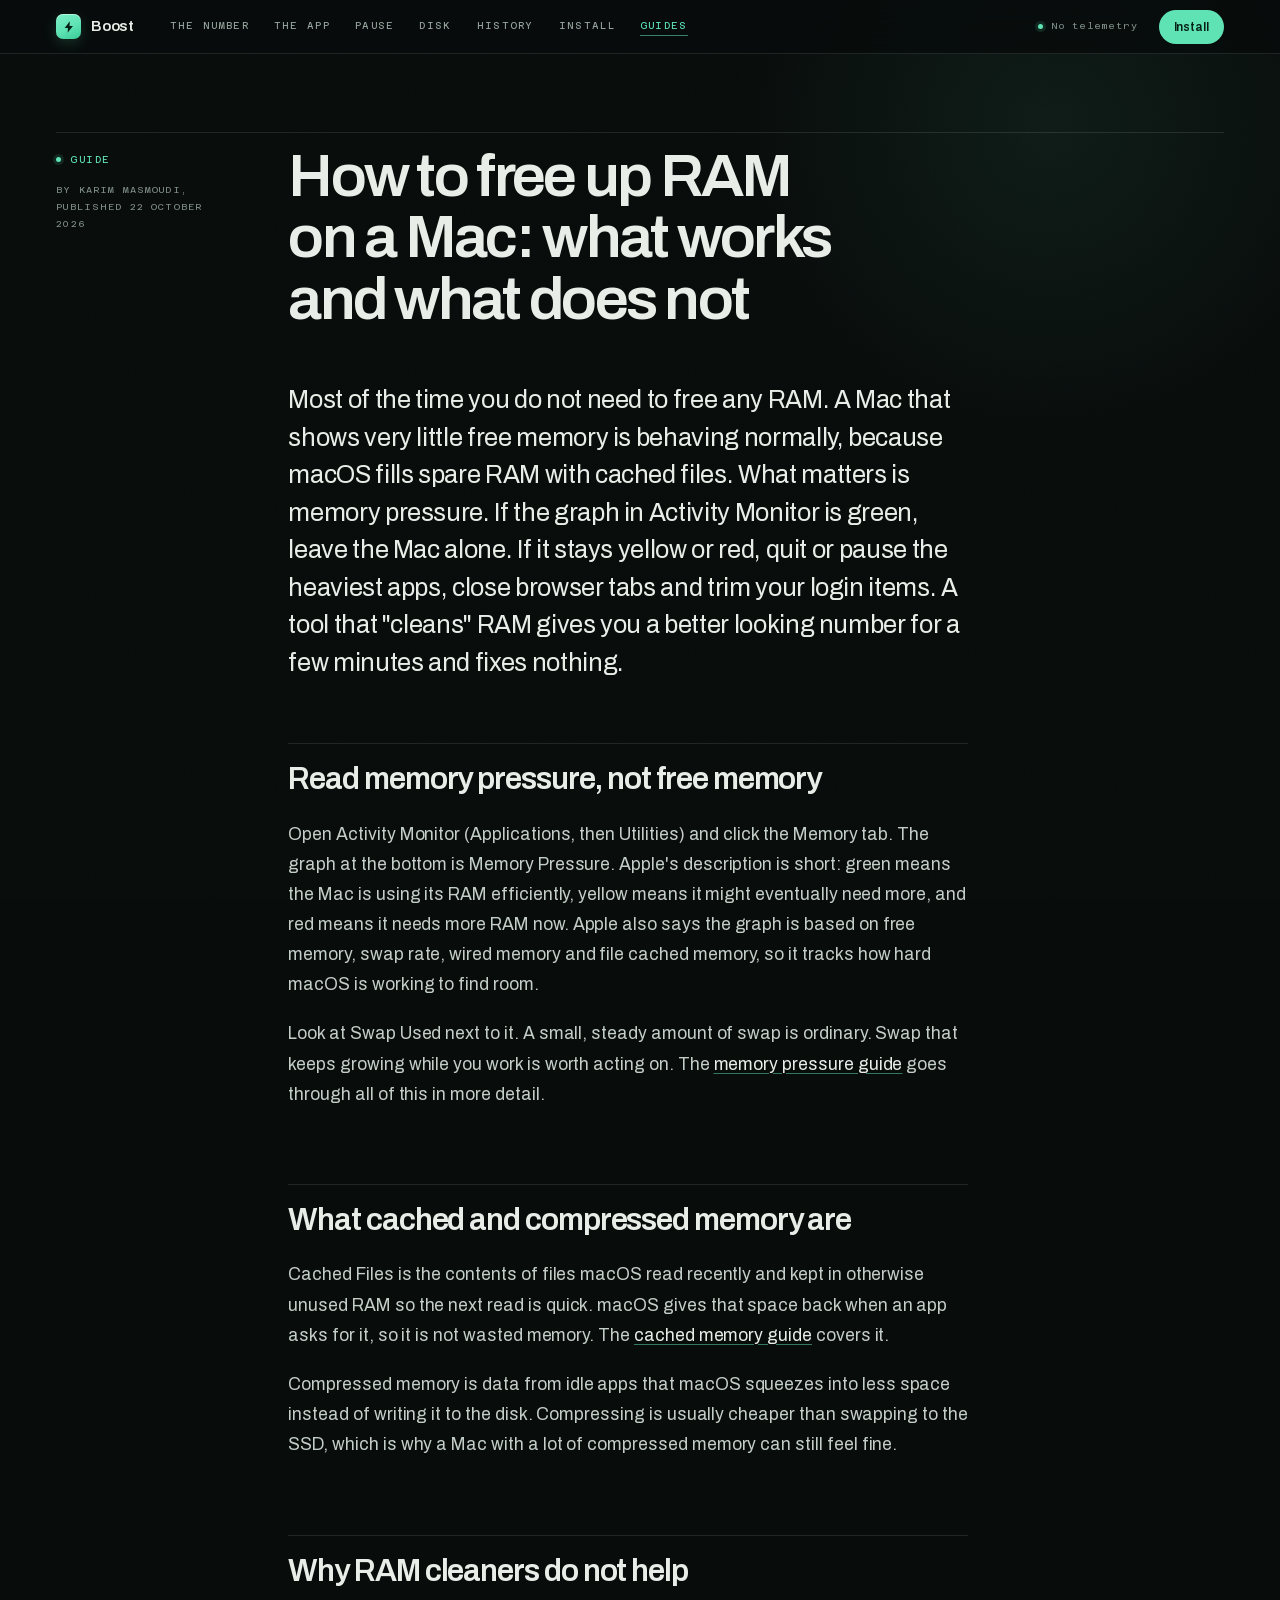
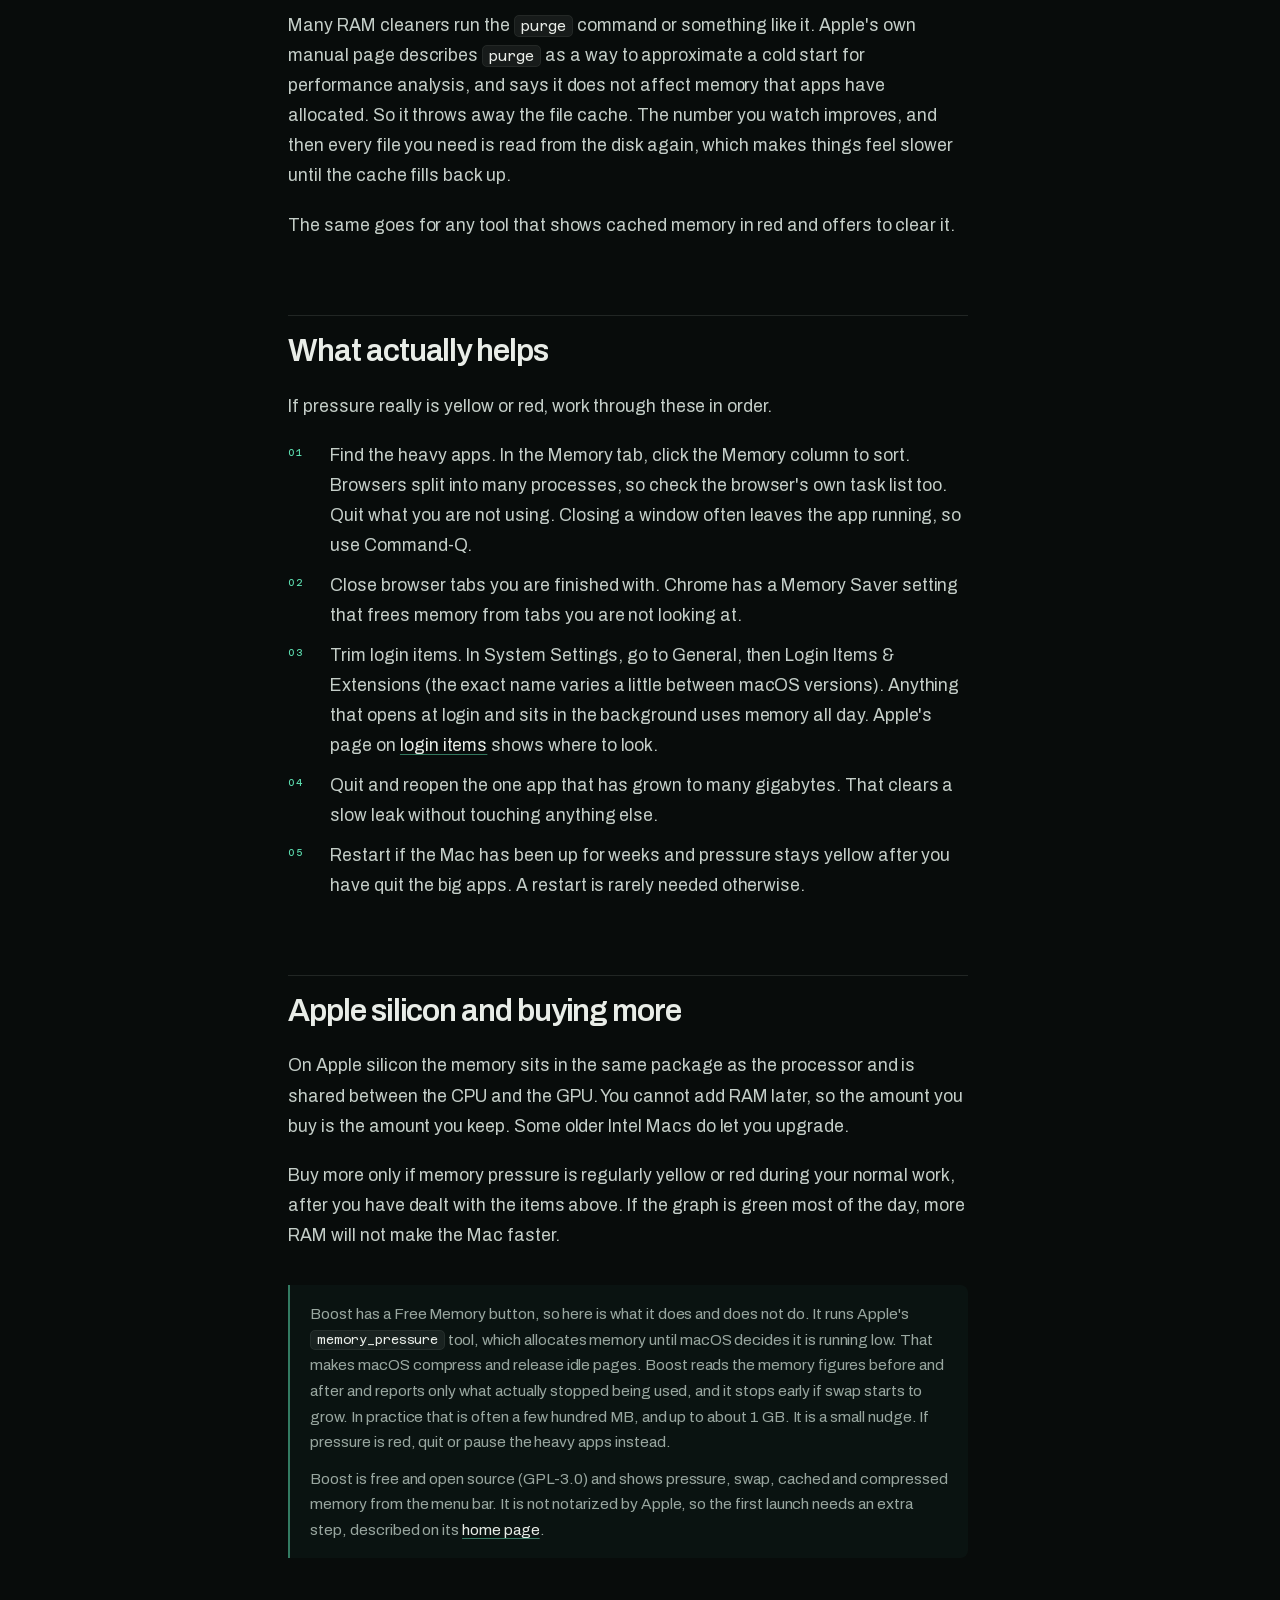
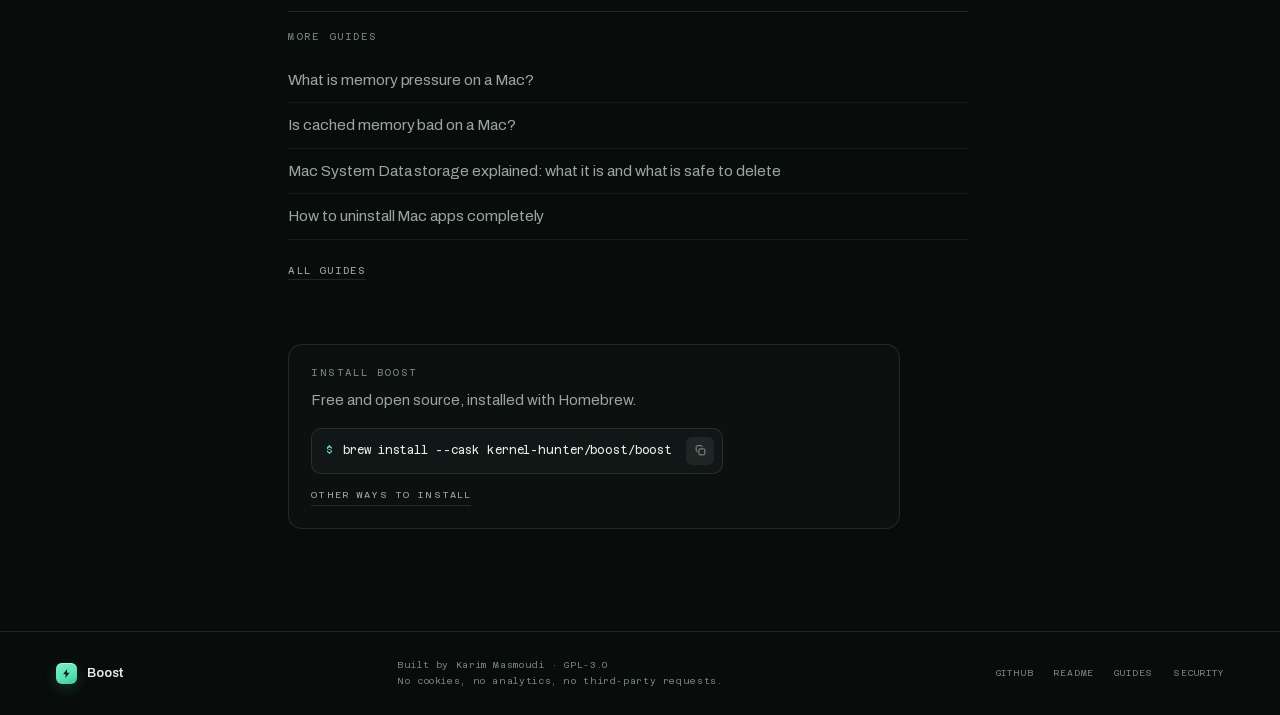
<file: docs/guides/how-to-free-up-ram-on-mac.html>
<!doctype html>
<html lang="en">
<head>
<meta charset="utf-8">
<meta name="viewport" content="width=device-width, initial-scale=1">
<title>How to free up RAM on a Mac: what works and what does not | Boost</title>
<meta name="description" content="Most Macs do not need RAM freed. Read memory pressure, quit or pause heavy apps, trim tabs and login items, and skip RAM cleaners. What helps and what does not.">
<link rel="canonical" href="https://kernel-hunter.github.io/boost/guides/how-to-free-up-ram-on-mac.html">
<meta property="og:url" content="https://kernel-hunter.github.io/boost/guides/how-to-free-up-ram-on-mac.html">
<meta property="og:type" content="article">
<meta property="og:site_name" content="Boost">
<meta property="og:title" content="How to free up RAM on a Mac: what works and what does not | Boost">
<meta property="og:description" content="Most Macs do not need RAM freed. Read memory pressure, quit or pause heavy apps, trim tabs and login items, and skip RAM cleaners. What helps and what does not.">
<meta property="og:image" content="https://kernel-hunter.github.io/boost/assets/img/social-preview.png">
<meta property="og:image:width" content="1280">
<meta property="og:image:height" content="640">
<meta name="twitter:card" content="summary_large_image">
<meta name="twitter:title" content="How to free up RAM on a Mac: what works and what does not | Boost">
<meta name="twitter:description" content="Most Macs do not need RAM freed. Read memory pressure, quit or pause heavy apps, trim tabs and login items, and skip RAM cleaners. What helps and what does not.">
<meta name="twitter:image" content="https://kernel-hunter.github.io/boost/assets/img/social-preview.png">
<meta name="theme-color" content="#080c0b">
<script type="application/ld+json">
{
  "@context": "https://schema.org",
  "@type": "Article",
  "headline": "How to free up RAM on a Mac: what works and what does not",
  "description": "Most Macs do not need RAM freed. Read memory pressure, quit or pause heavy apps, trim tabs and login items, and skip RAM cleaners. What helps and what does not.",
  "datePublished": "2026-10-22",
  "dateModified": "2026-10-22",
  "inLanguage": "en",
  "author": {
    "@type": "Person",
    "name": "Karim Masmoudi",
    "url": "https://github.com/Kernel-Hunter"
  },
  "image": "https://kernel-hunter.github.io/boost/images/social-preview.png",
  "mainEntityOfPage": {
    "@type": "WebPage",
    "@id": "https://kernel-hunter.github.io/boost/guides/how-to-free-up-ram-on-mac.html"
  }
}
</script>
<link rel="icon" href="../assets/img/icon.png">
<link rel="apple-touch-icon" href="../assets/img/icon.png">
<link rel="preload" href="../assets/fonts/archivo-var-latin.woff2" as="font" type="font/woff2" crossorigin>
<link rel="preload" href="../assets/fonts/azeret-mono-latin.woff2" as="font" type="font/woff2" crossorigin>
<link rel="stylesheet" href="../assets/css/base.css">
<link rel="stylesheet" href="../assets/css/guides.css">
<script src="../assets/js/site.js" defer></script>
</head>
<body class="guide-page">
<a class="skip" href="#main">Skip to content</a>

<svg width="0" height="0" style="position:absolute" aria-hidden="true">
  <symbol id="i-bolt" viewBox="0 0 24 24"><path d="M13.4 2 4.6 13.5h5.6L9.6 22l9.1-11.9h-5.8L13.4 2Z" fill="currentColor"/></symbol>
  <symbol id="i-copy" viewBox="0 0 24 24" fill="none" stroke="currentColor" stroke-width="1.6"><rect x="9" y="9" width="11" height="11" rx="2"/><path d="M15 5.5A2.5 2.5 0 0 0 12.5 3H6a2 2 0 0 0-2 2v6.5A2.5 2.5 0 0 0 6.5 14"/></symbol>
  <symbol id="i-check" viewBox="0 0 24 24" fill="none" stroke="currentColor" stroke-width="2.4"><path d="m5 12 5 5 9-10"/></symbol>
  <symbol id="i-arrow" viewBox="0 0 24 24" fill="none" stroke="currentColor" stroke-width="1.7"><path d="M7 17 17 7M8 7h9v9"/></symbol>
</svg>

<header class="menubar" id="top">
  <div class="wrap menubar-inner">
    <a class="brand" href="../" aria-label="Boost home">
      <span class="brand-mark"><svg aria-hidden="true"><use href="#i-bolt"/></svg></span>
      Boost
    </a>
    <nav class="nav" aria-label="Sections">
      <a href="../#number">The number</a>
      <a href="../#app">The app</a>
      <a href="../#pause">Pause</a>
      <a href="../#disk">Disk</a>
      <a href="../#history">History</a>
      <a href="../#install">Install</a>
      <a href="./" aria-current="page">Guides</a>
    </nav>
    <div class="menubar-meta">
      <span class="net"><i aria-hidden="true"></i>No telemetry</span>
      <a class="pill" href="../#install">Install</a>
    </div>
  </div>
</header>

<div class="grain" aria-hidden="true"></div>

<main id="main">
<div class="article-wrap">
  <div class="wrap article">
    <header class="a-head">
      <div class="a-meta"><p class="eyebrow mono">Guide</p><p class="byline mono">By Karim Masmoudi, published 22 October 2026</p></div>
      <h1>How to free up RAM on a Mac: what works and what does not</h1>
    </header>
    <div class="prose">
<p class="short">Most of the time you do not need to free any RAM. A Mac that shows very little free memory is behaving normally, because macOS fills spare RAM with cached files. What matters is memory pressure. If the graph in Activity Monitor is green, leave the Mac alone. If it stays yellow or red, quit or pause the heaviest apps, close browser tabs and trim your login items. A tool that "cleans" RAM gives you a better looking number for a few minutes and fixes nothing.</p>

<h2>Read memory pressure, not free memory</h2>
<p>Open Activity Monitor (Applications, then Utilities) and click the Memory tab. The graph at the bottom is Memory Pressure. Apple's description is short: green means the Mac is using its RAM efficiently, yellow means it might eventually need more, and red means it needs more RAM now. Apple also says the graph is based on free memory, swap rate, wired memory and file cached memory, so it tracks how hard macOS is working to find room.</p>
<p>Look at Swap Used next to it. A small, steady amount of swap is ordinary. Swap that keeps growing while you work is worth acting on. The <a href="what-is-memory-pressure-on-mac.html">memory pressure guide</a> goes through all of this in more detail.</p>

<h2>What cached and compressed memory are</h2>
<p>Cached Files is the contents of files macOS read recently and kept in otherwise unused RAM so the next read is quick. macOS gives that space back when an app asks for it, so it is not wasted memory. The <a href="is-cached-memory-bad-on-mac.html">cached memory guide</a> covers it.</p>
<p>Compressed memory is data from idle apps that macOS squeezes into less space instead of writing it to the disk. Compressing is usually cheaper than swapping to the SSD, which is why a Mac with a lot of compressed memory can still feel fine.</p>

<h2>Why RAM cleaners do not help</h2>
<p>Many RAM cleaners run the <code>purge</code> command or something like it. Apple's own manual page describes <code>purge</code> as a way to approximate a cold start for performance analysis, and says it does not affect memory that apps have allocated. So it throws away the file cache. The number you watch improves, and then every file you need is read from the disk again, which makes things feel slower until the cache fills back up.</p>
<p>The same goes for any tool that shows cached memory in red and offers to clear it.</p>

<h2>What actually helps</h2>
<p>If pressure really is yellow or red, work through these in order.</p>
<ol>
<li>Find the heavy apps. In the Memory tab, click the Memory column to sort. Browsers split into many processes, so check the browser's own task list too. Quit what you are not using. Closing a window often leaves the app running, so use Command-Q.</li>
<li>Close browser tabs you are finished with. Chrome has a Memory Saver setting that frees memory from tabs you are not looking at.</li>
<li>Trim login items. In System Settings, go to General, then Login Items &amp; Extensions (the exact name varies a little between macOS versions). Anything that opens at login and sits in the background uses memory all day. Apple's page on <a href="https://support.apple.com/guide/mac-help/open-items-automatically-when-you-log-in-mh15189/mac" target="_blank" rel="noopener">login items</a> shows where to look.</li>
<li>Quit and reopen the one app that has grown to many gigabytes. That clears a slow leak without touching anything else.</li>
<li>Restart if the Mac has been up for weeks and pressure stays yellow after you have quit the big apps. A restart is rarely needed otherwise.</li>
</ol>

<h2>Apple silicon and buying more</h2>
<p>On Apple silicon the memory sits in the same package as the processor and is shared between the CPU and the GPU. You cannot add RAM later, so the amount you buy is the amount you keep. Some older Intel Macs do let you upgrade.</p>
<p>Buy more only if memory pressure is regularly yellow or red during your normal work, after you have dealt with the items above. If the graph is green most of the day, more RAM will not make the Mac faster.</p>

<div class="note">
<p>Boost has a Free Memory button, so here is what it does and does not do. It runs Apple's <code>memory_pressure</code> tool, which allocates memory until macOS decides it is running low. That makes macOS compress and release idle pages. Boost reads the memory figures before and after and reports only what actually stopped being used, and it stops early if swap starts to grow. In practice that is often a few hundred MB, and up to about 1 GB. It is a small nudge. If pressure is red, quit or pause the heavy apps instead.</p>
<p>Boost is free and open source (GPL-3.0) and shows pressure, swap, cached and compressed memory from the menu bar. It is not notarized by Apple, so the first launch needs an extra step, described on its <a href="../index.html">home page</a>.</p>
</div>
<aside class="related" aria-label="More guides"><h2>More guides</h2><ul><li><a href="what-is-memory-pressure-on-mac.html">What is memory pressure on a Mac?</a></li><li><a href="is-cached-memory-bad-on-mac.html">Is cached memory bad on a Mac?</a></li><li><a href="mac-system-data-storage-explained.html">Mac System Data storage explained: what it is and what is safe to delete</a></li><li><a href="how-to-uninstall-mac-apps-completely.html">How to uninstall Mac apps completely</a></li></ul><p><a href="index.html">All guides</a></p></aside>
  
    </div>
    <section class="callout" aria-labelledby="cta-title">
      <p class="mono" id="cta-title">Install Boost</p>
      <p class="callout-text">Free and open source, installed with Homebrew.</p>
      <div class="hero-actions">
        <button class="cmd" type="button" data-copy="brew install --cask kernel-hunter/boost/boost" aria-label="Copy Homebrew install command">
          <span class="dollar" aria-hidden="true">$</span>
          <code>brew install --cask kernel-hunter/boost/boost</code>
          <span class="copy" aria-hidden="true"><svg class="ico"><use href="#i-copy"/></svg></span>
        </button>
        <a class="text-link" href="../#install">Other ways to install</a>
      </div>
    </section>
  </div>
</div>
</main>

<footer class="footer">
  <div class="wrap footer-inner">
    <a class="brand" href="../" aria-label="Boost home">
      <span class="brand-mark"><svg aria-hidden="true"><use href="#i-bolt"/></svg></span>
      Boost
    </a>
    <p>Built by Karim Masmoudi · GPL-3.0<br>No cookies, no analytics, no third-party requests.</p>
    <nav aria-label="Footer">
      <a href="https://github.com/Kernel-Hunter/boost" target="_blank" rel="noopener">GitHub</a>
      <a href="https://github.com/Kernel-Hunter/boost#readme" target="_blank" rel="noopener">README</a>
      <a href="./">Guides</a>
      <a href="https://github.com/Kernel-Hunter/boost/blob/main/SECURITY.md" target="_blank" rel="noopener">Security</a>
    </nav>
  </div>
</footer>
</body>
</html>
</file>
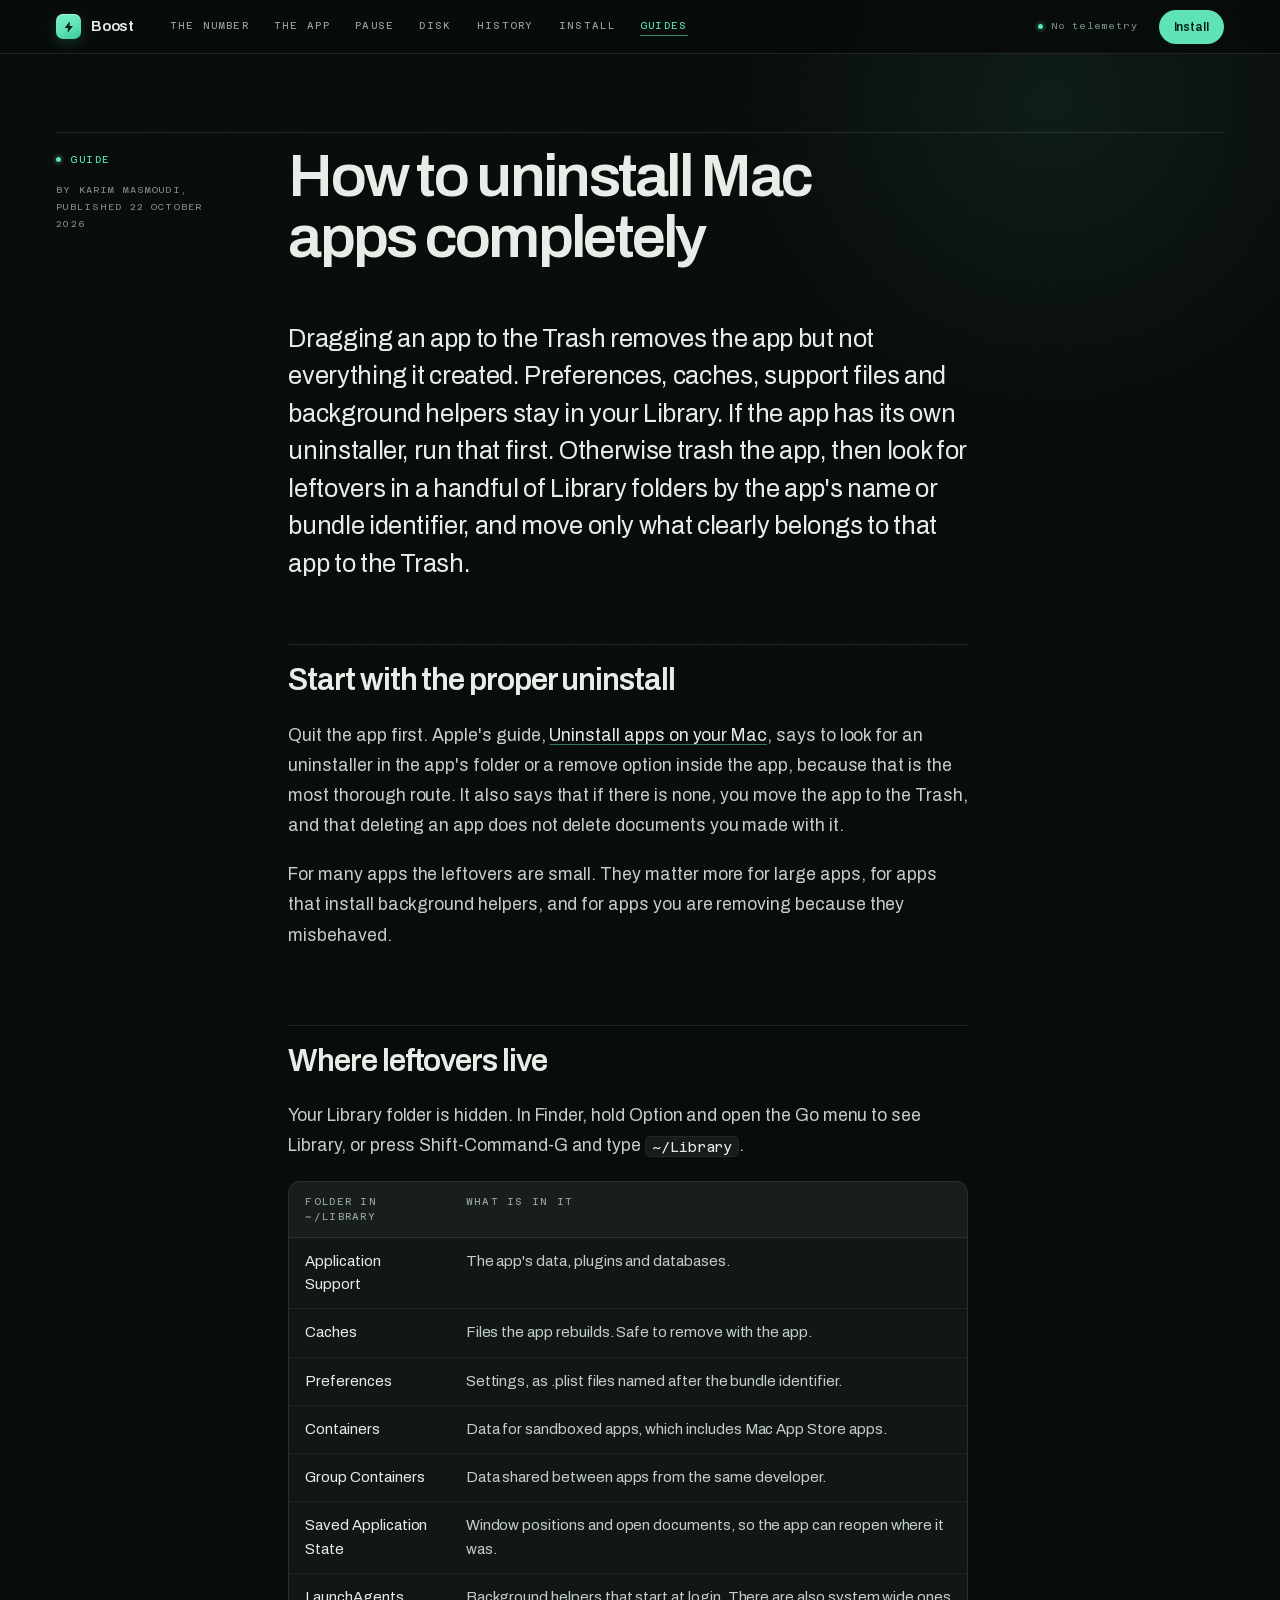
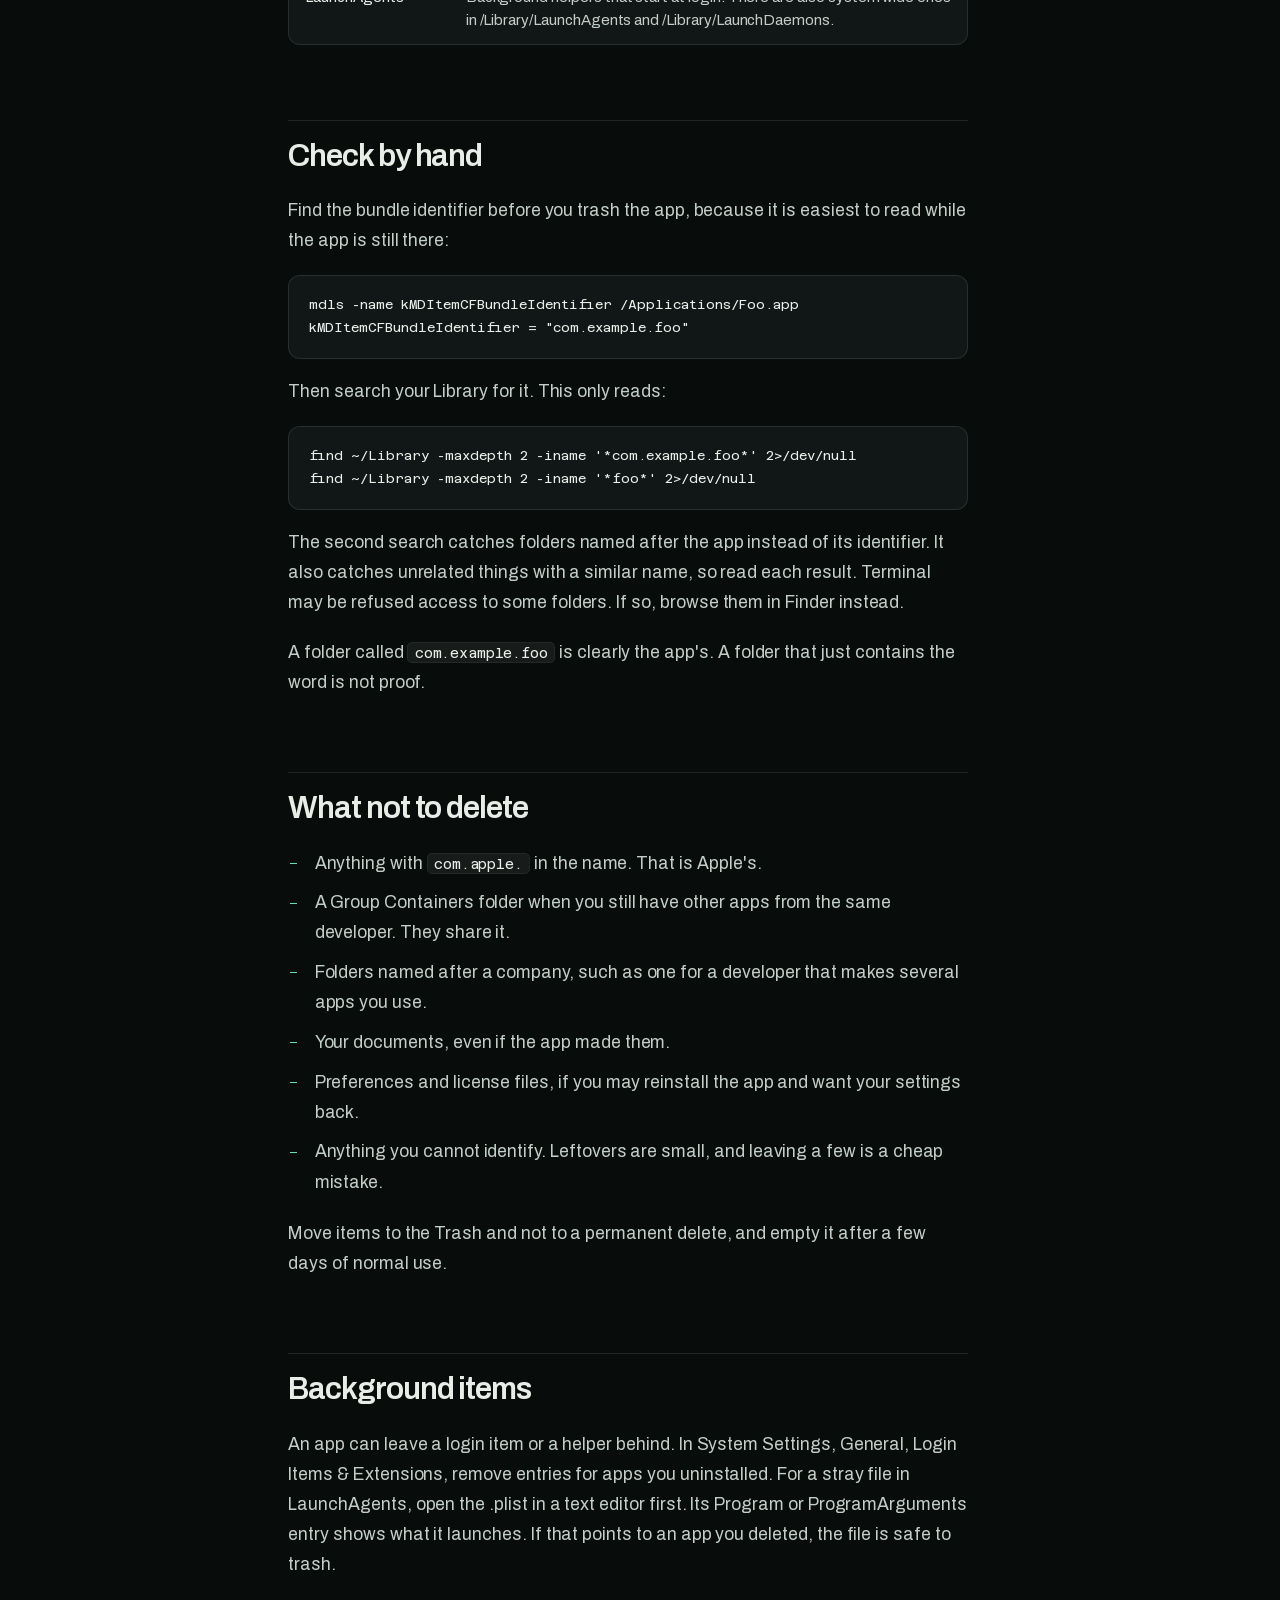
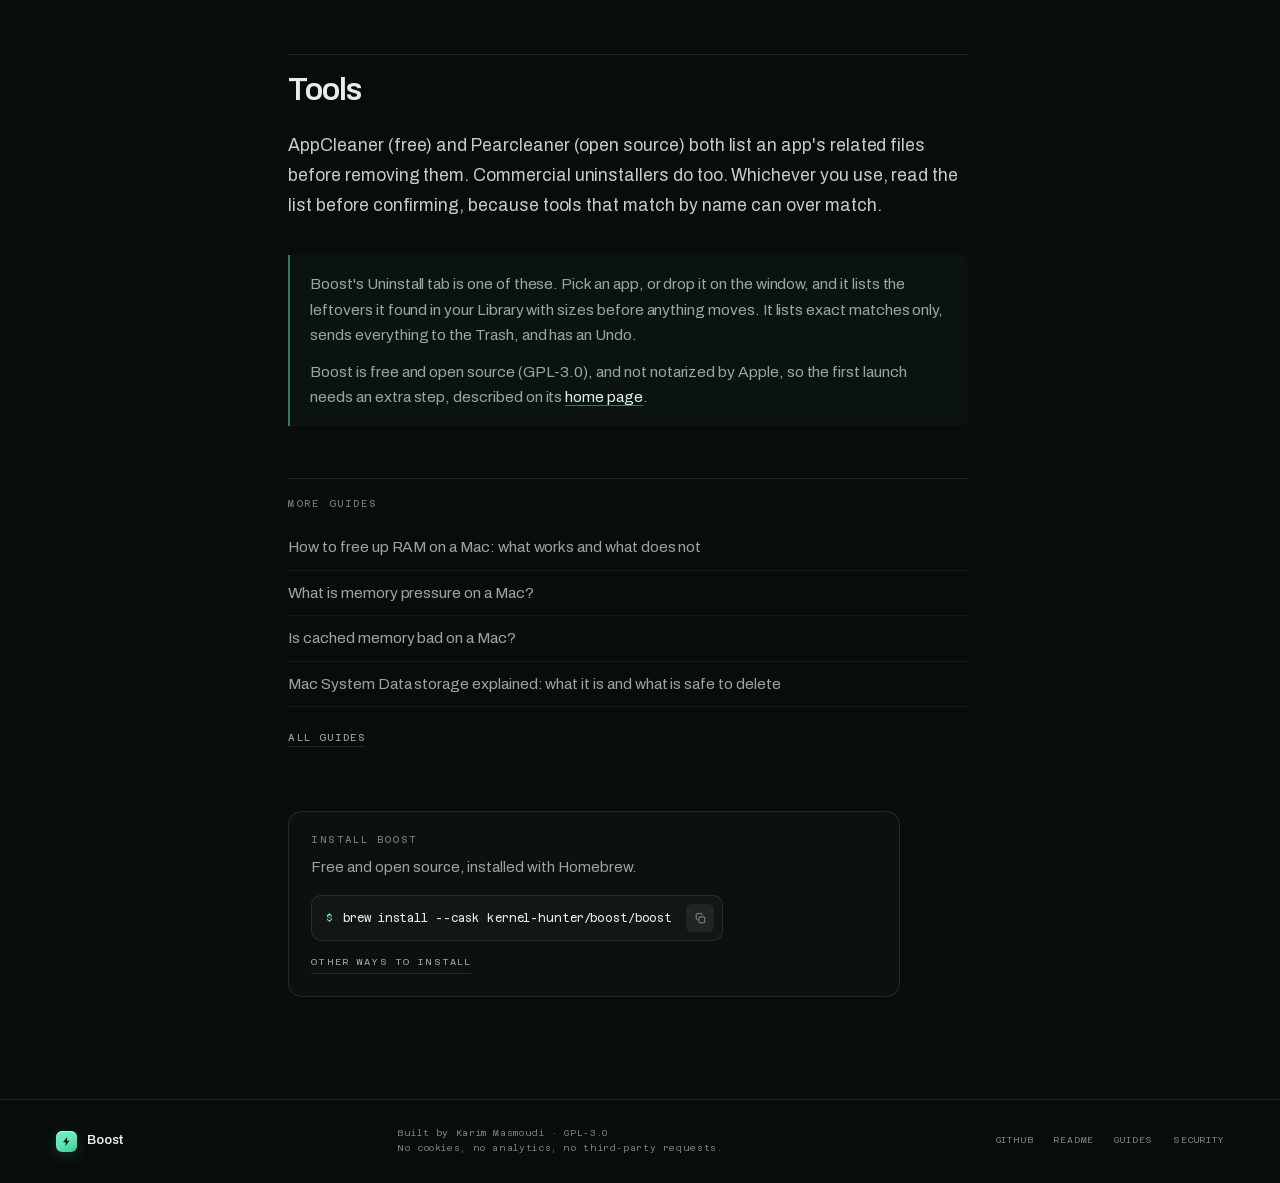
<file: docs/guides/how-to-uninstall-mac-apps-completely.html>
<!doctype html>
<html lang="en">
<head>
<meta charset="utf-8">
<meta name="viewport" content="width=device-width, initial-scale=1">
<title>How to uninstall Mac apps completely, with leftover files | Boost</title>
<meta name="description" content="Dragging an app to the Trash leaves files behind. Where Mac app leftovers live in your Library, how to check by hand, what not to delete, and tools that help.">
<link rel="canonical" href="https://kernel-hunter.github.io/boost/guides/how-to-uninstall-mac-apps-completely.html">
<meta property="og:url" content="https://kernel-hunter.github.io/boost/guides/how-to-uninstall-mac-apps-completely.html">
<meta property="og:type" content="article">
<meta property="og:site_name" content="Boost">
<meta property="og:title" content="How to uninstall Mac apps completely, with leftover files | Boost">
<meta property="og:description" content="Dragging an app to the Trash leaves files behind. Where Mac app leftovers live in your Library, how to check by hand, what not to delete, and tools that help.">
<meta property="og:image" content="https://kernel-hunter.github.io/boost/assets/img/social-preview.png">
<meta property="og:image:width" content="1280">
<meta property="og:image:height" content="640">
<meta name="twitter:card" content="summary_large_image">
<meta name="twitter:title" content="How to uninstall Mac apps completely, with leftover files | Boost">
<meta name="twitter:description" content="Dragging an app to the Trash leaves files behind. Where Mac app leftovers live in your Library, how to check by hand, what not to delete, and tools that help.">
<meta name="twitter:image" content="https://kernel-hunter.github.io/boost/assets/img/social-preview.png">
<meta name="theme-color" content="#080c0b">
<script type="application/ld+json">
{
  "@context": "https://schema.org",
  "@type": "Article",
  "headline": "How to uninstall Mac apps completely",
  "description": "Dragging an app to the Trash leaves files behind. Where Mac app leftovers live in your Library, how to check by hand, what not to delete, and tools that help.",
  "datePublished": "2026-10-22",
  "dateModified": "2026-10-22",
  "inLanguage": "en",
  "author": {
    "@type": "Person",
    "name": "Karim Masmoudi",
    "url": "https://github.com/Kernel-Hunter"
  },
  "image": "https://kernel-hunter.github.io/boost/images/social-preview.png",
  "mainEntityOfPage": {
    "@type": "WebPage",
    "@id": "https://kernel-hunter.github.io/boost/guides/how-to-uninstall-mac-apps-completely.html"
  }
}
</script>
<link rel="icon" href="../assets/img/icon.png">
<link rel="apple-touch-icon" href="../assets/img/icon.png">
<link rel="preload" href="../assets/fonts/archivo-var-latin.woff2" as="font" type="font/woff2" crossorigin>
<link rel="preload" href="../assets/fonts/azeret-mono-latin.woff2" as="font" type="font/woff2" crossorigin>
<link rel="stylesheet" href="../assets/css/base.css">
<link rel="stylesheet" href="../assets/css/guides.css">
<script src="../assets/js/site.js" defer></script>
</head>
<body class="guide-page">
<a class="skip" href="#main">Skip to content</a>

<svg width="0" height="0" style="position:absolute" aria-hidden="true">
  <symbol id="i-bolt" viewBox="0 0 24 24"><path d="M13.4 2 4.6 13.5h5.6L9.6 22l9.1-11.9h-5.8L13.4 2Z" fill="currentColor"/></symbol>
  <symbol id="i-copy" viewBox="0 0 24 24" fill="none" stroke="currentColor" stroke-width="1.6"><rect x="9" y="9" width="11" height="11" rx="2"/><path d="M15 5.5A2.5 2.5 0 0 0 12.5 3H6a2 2 0 0 0-2 2v6.5A2.5 2.5 0 0 0 6.5 14"/></symbol>
  <symbol id="i-check" viewBox="0 0 24 24" fill="none" stroke="currentColor" stroke-width="2.4"><path d="m5 12 5 5 9-10"/></symbol>
  <symbol id="i-arrow" viewBox="0 0 24 24" fill="none" stroke="currentColor" stroke-width="1.7"><path d="M7 17 17 7M8 7h9v9"/></symbol>
</svg>

<header class="menubar" id="top">
  <div class="wrap menubar-inner">
    <a class="brand" href="../" aria-label="Boost home">
      <span class="brand-mark"><svg aria-hidden="true"><use href="#i-bolt"/></svg></span>
      Boost
    </a>
    <nav class="nav" aria-label="Sections">
      <a href="../#number">The number</a>
      <a href="../#app">The app</a>
      <a href="../#pause">Pause</a>
      <a href="../#disk">Disk</a>
      <a href="../#history">History</a>
      <a href="../#install">Install</a>
      <a href="./" aria-current="page">Guides</a>
    </nav>
    <div class="menubar-meta">
      <span class="net"><i aria-hidden="true"></i>No telemetry</span>
      <a class="pill" href="../#install">Install</a>
    </div>
  </div>
</header>

<div class="grain" aria-hidden="true"></div>

<main id="main">
<div class="article-wrap">
  <div class="wrap article">
    <header class="a-head">
      <div class="a-meta"><p class="eyebrow mono">Guide</p><p class="byline mono">By Karim Masmoudi, published 22 October 2026</p></div>
      <h1>How to uninstall Mac apps completely</h1>
    </header>
    <div class="prose">
<p class="short">Dragging an app to the Trash removes the app but not everything it created. Preferences, caches, support files and background helpers stay in your Library. If the app has its own uninstaller, run that first. Otherwise trash the app, then look for leftovers in a handful of Library folders by the app's name or bundle identifier, and move only what clearly belongs to that app to the Trash.</p>

<h2>Start with the proper uninstall</h2>
<p>Quit the app first. Apple's guide, <a href="https://support.apple.com/102610" target="_blank" rel="noopener">Uninstall apps on your Mac</a>, says to look for an uninstaller in the app's folder or a remove option inside the app, because that is the most thorough route. It also says that if there is none, you move the app to the Trash, and that deleting an app does not delete documents you made with it.</p>
<p>For many apps the leftovers are small. They matter more for large apps, for apps that install background helpers, and for apps you are removing because they misbehaved.</p>

<h2>Where leftovers live</h2>
<p>Your Library folder is hidden. In Finder, hold Option and open the Go menu to see Library, or press Shift-Command-G and type <code>~/Library</code>.</p>
<div class="tablewrap" role="region" aria-label="Table" tabindex="0">
<table>
<tr><th>Folder in ~/Library</th><th>What is in it</th></tr>
<tr><td>Application Support</td><td>The app's data, plugins and databases.</td></tr>
<tr><td>Caches</td><td>Files the app rebuilds. Safe to remove with the app.</td></tr>
<tr><td>Preferences</td><td>Settings, as .plist files named after the bundle identifier.</td></tr>
<tr><td>Containers</td><td>Data for sandboxed apps, which includes Mac App Store apps.</td></tr>
<tr><td>Group Containers</td><td>Data shared between apps from the same developer.</td></tr>
<tr><td>Saved Application State</td><td>Window positions and open documents, so the app can reopen where it was.</td></tr>
<tr><td>LaunchAgents</td><td>Background helpers that start at login. There are also system wide ones in /Library/LaunchAgents and /Library/LaunchDaemons.</td></tr>
</table>
</div>

<h2>Check by hand</h2>
<p>Find the bundle identifier before you trash the app, because it is easiest to read while the app is still there:</p>
<pre tabindex="0"><code>mdls -name kMDItemCFBundleIdentifier /Applications/Foo.app
kMDItemCFBundleIdentifier = "com.example.foo"</code></pre>
<p>Then search your Library for it. This only reads:</p>
<pre tabindex="0"><code>find ~/Library -maxdepth 2 -iname '*com.example.foo*' 2&gt;/dev/null
find ~/Library -maxdepth 2 -iname '*foo*' 2&gt;/dev/null</code></pre>
<p>The second search catches folders named after the app instead of its identifier. It also catches unrelated things with a similar name, so read each result. Terminal may be refused access to some folders. If so, browse them in Finder instead.</p>
<p>A folder called <code>com.example.foo</code> is clearly the app's. A folder that just contains the word is not proof.</p>

<h2>What not to delete</h2>
<ul>
<li>Anything with <code>com.apple.</code> in the name. That is Apple's.</li>
<li>A Group Containers folder when you still have other apps from the same developer. They share it.</li>
<li>Folders named after a company, such as one for a developer that makes several apps you use.</li>
<li>Your documents, even if the app made them.</li>
<li>Preferences and license files, if you may reinstall the app and want your settings back.</li>
<li>Anything you cannot identify. Leftovers are small, and leaving a few is a cheap mistake.</li>
</ul>
<p>Move items to the Trash and not to a permanent delete, and empty it after a few days of normal use.</p>

<h2>Background items</h2>
<p>An app can leave a login item or a helper behind. In System Settings, General, Login Items &amp; Extensions, remove entries for apps you uninstalled. For a stray file in LaunchAgents, open the .plist in a text editor first. Its Program or ProgramArguments entry shows what it launches. If that points to an app you deleted, the file is safe to trash.</p>

<h2>Tools</h2>
<p>AppCleaner (free) and Pearcleaner (open source) both list an app's related files before removing them. Commercial uninstallers do too. Whichever you use, read the list before confirming, because tools that match by name can over match.</p>

<div class="note">
<p>Boost's Uninstall tab is one of these. Pick an app, or drop it on the window, and it lists the leftovers it found in your Library with sizes before anything moves. It lists exact matches only, sends everything to the Trash, and has an Undo.</p>
<p>Boost is free and open source (GPL-3.0), and not notarized by Apple, so the first launch needs an extra step, described on its <a href="../index.html">home page</a>.</p>
</div>
<aside class="related" aria-label="More guides"><h2>More guides</h2><ul><li><a href="how-to-free-up-ram-on-mac.html">How to free up RAM on a Mac: what works and what does not</a></li><li><a href="what-is-memory-pressure-on-mac.html">What is memory pressure on a Mac?</a></li><li><a href="is-cached-memory-bad-on-mac.html">Is cached memory bad on a Mac?</a></li><li><a href="mac-system-data-storage-explained.html">Mac System Data storage explained: what it is and what is safe to delete</a></li></ul><p><a href="index.html">All guides</a></p></aside>
  
    </div>
    <section class="callout" aria-labelledby="cta-title">
      <p class="mono" id="cta-title">Install Boost</p>
      <p class="callout-text">Free and open source, installed with Homebrew.</p>
      <div class="hero-actions">
        <button class="cmd" type="button" data-copy="brew install --cask kernel-hunter/boost/boost" aria-label="Copy Homebrew install command">
          <span class="dollar" aria-hidden="true">$</span>
          <code>brew install --cask kernel-hunter/boost/boost</code>
          <span class="copy" aria-hidden="true"><svg class="ico"><use href="#i-copy"/></svg></span>
        </button>
        <a class="text-link" href="../#install">Other ways to install</a>
      </div>
    </section>
  </div>
</div>
</main>

<footer class="footer">
  <div class="wrap footer-inner">
    <a class="brand" href="../" aria-label="Boost home">
      <span class="brand-mark"><svg aria-hidden="true"><use href="#i-bolt"/></svg></span>
      Boost
    </a>
    <p>Built by Karim Masmoudi · GPL-3.0<br>No cookies, no analytics, no third-party requests.</p>
    <nav aria-label="Footer">
      <a href="https://github.com/Kernel-Hunter/boost" target="_blank" rel="noopener">GitHub</a>
      <a href="https://github.com/Kernel-Hunter/boost#readme" target="_blank" rel="noopener">README</a>
      <a href="./">Guides</a>
      <a href="https://github.com/Kernel-Hunter/boost/blob/main/SECURITY.md" target="_blank" rel="noopener">Security</a>
    </nav>
  </div>
</footer>
</body>
</html>
</file>
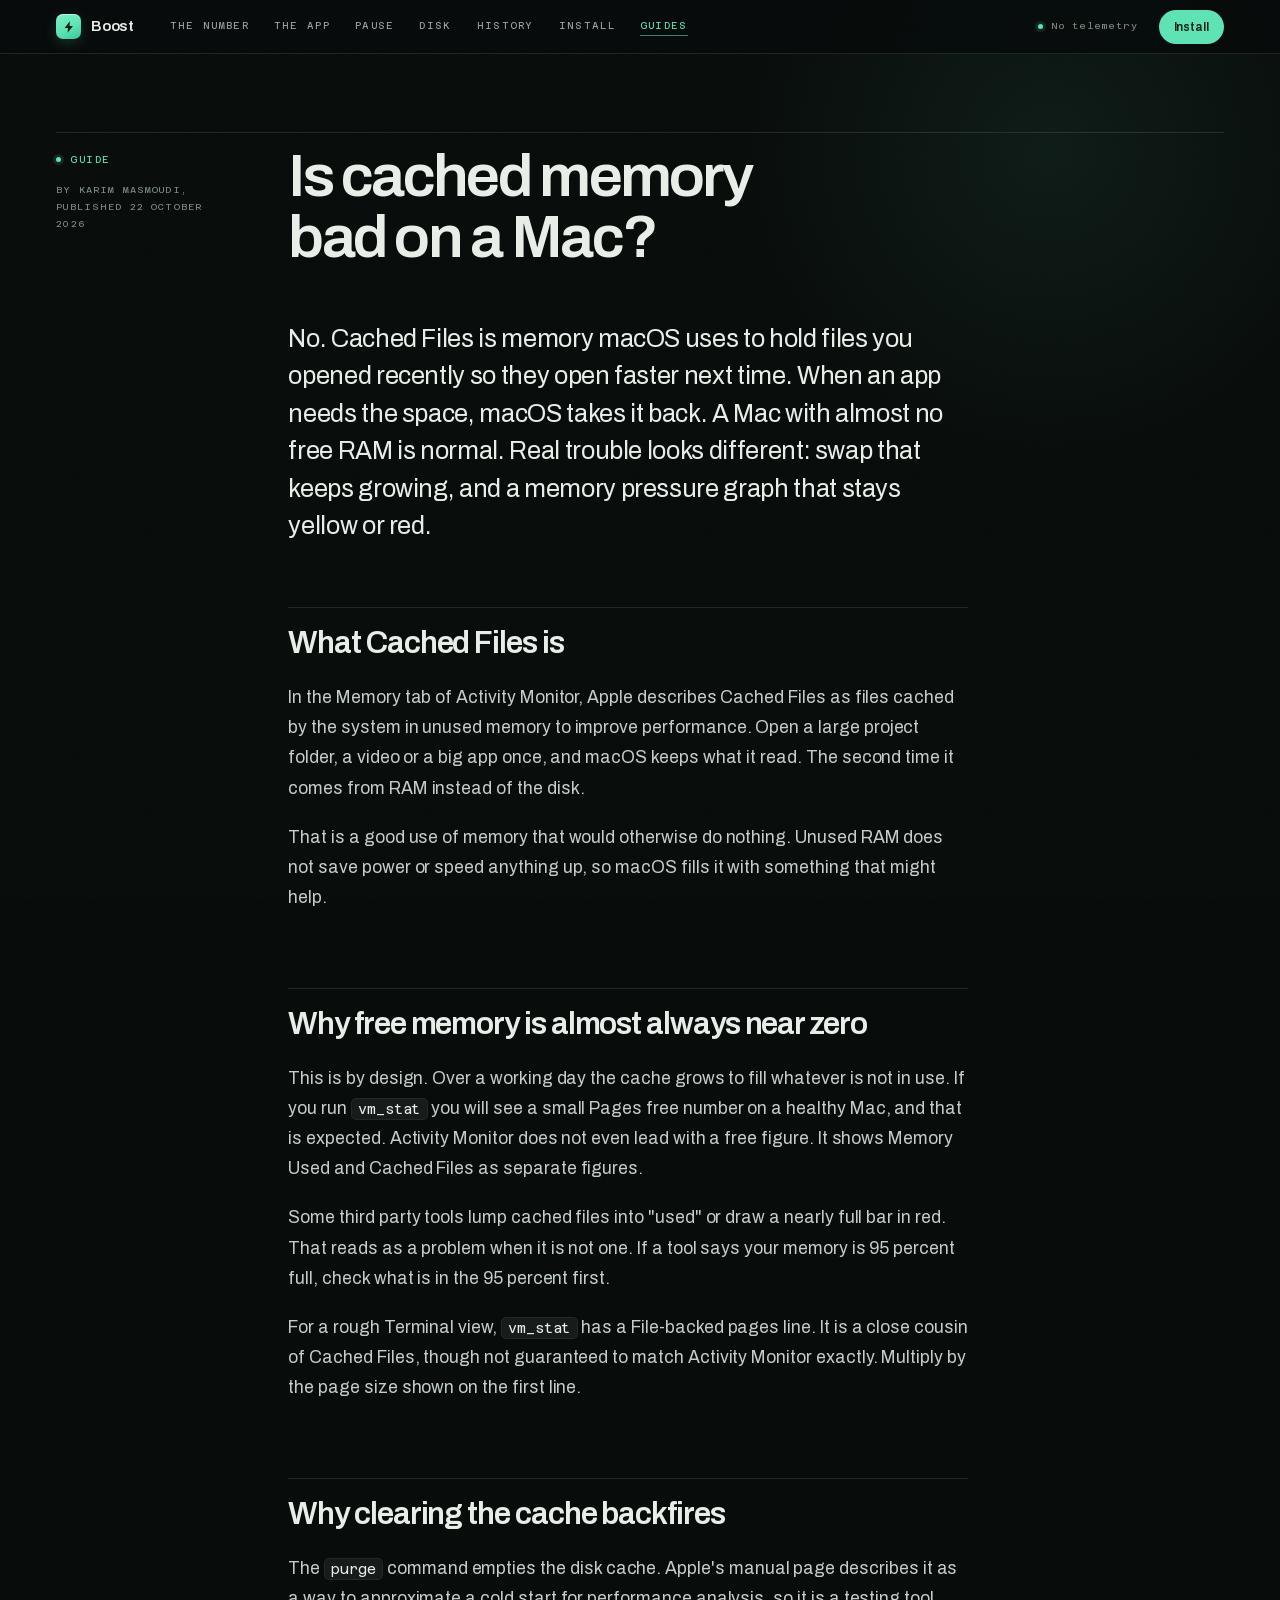
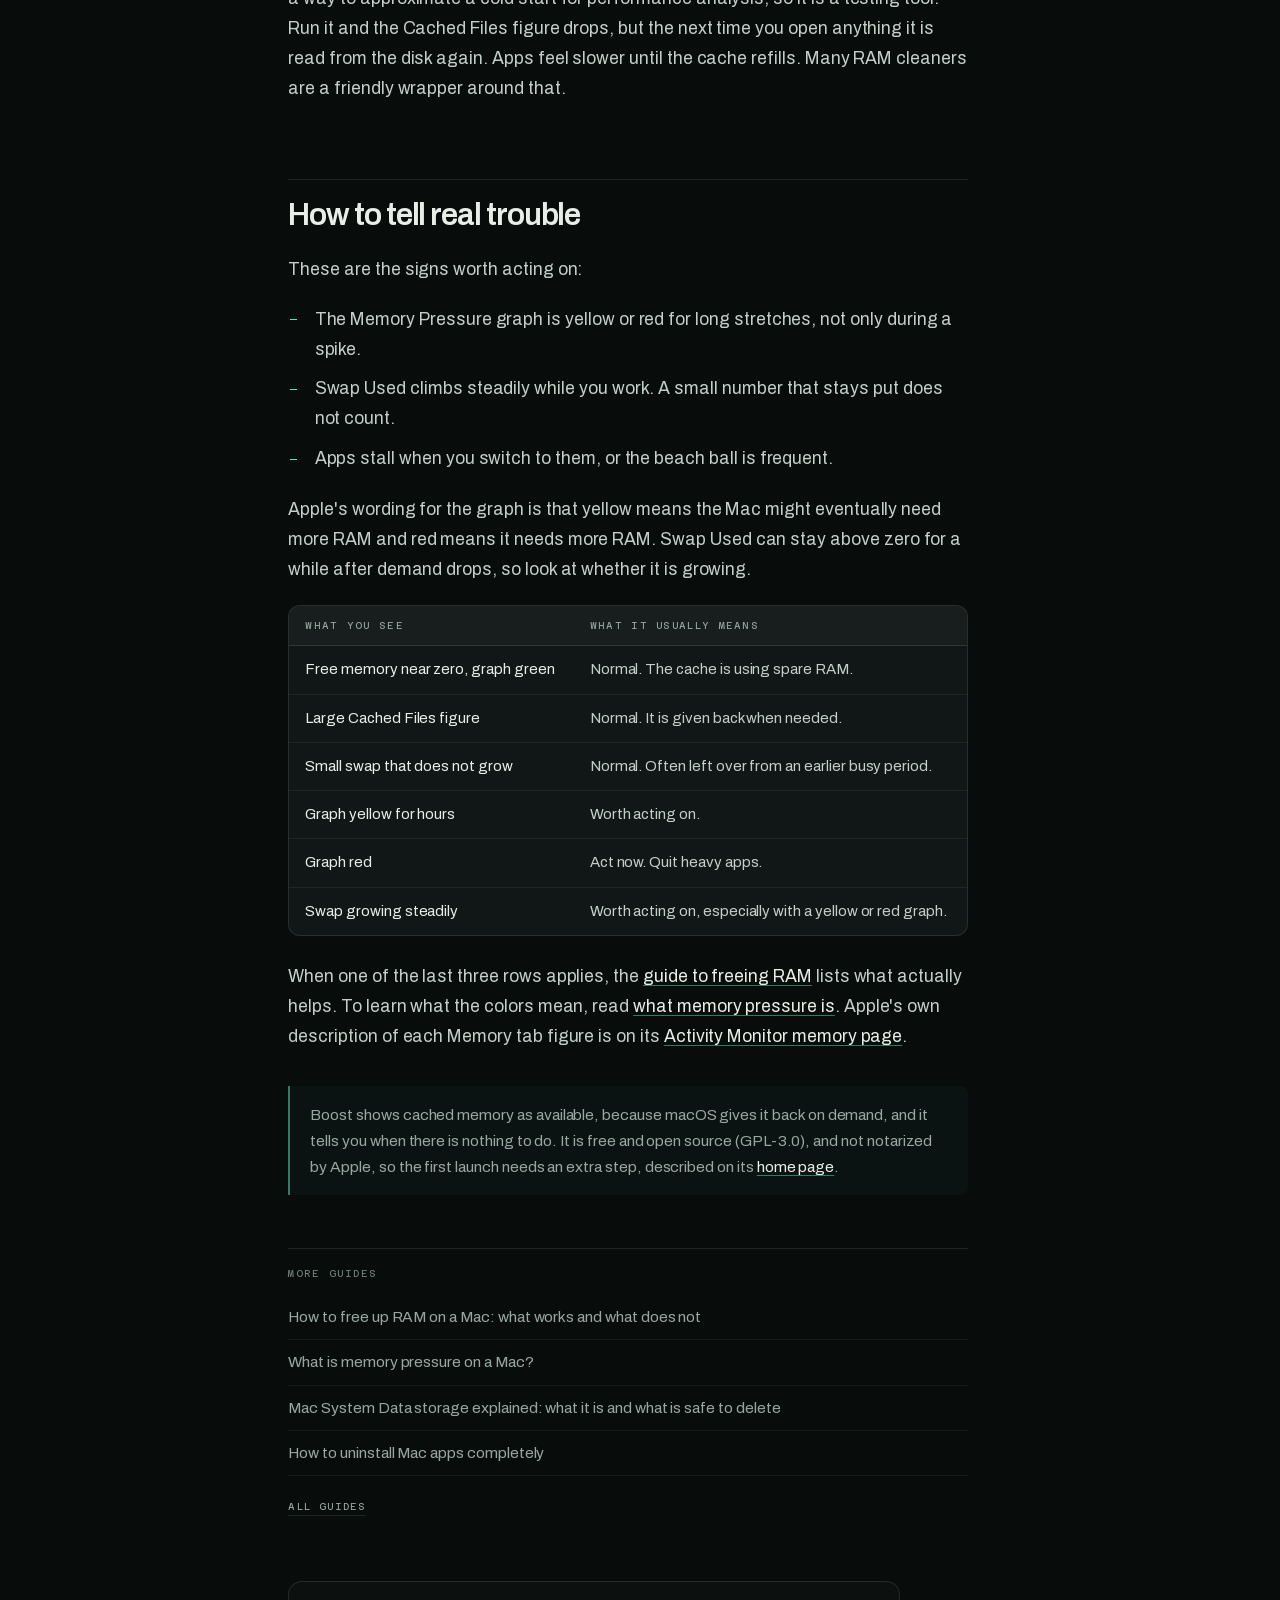
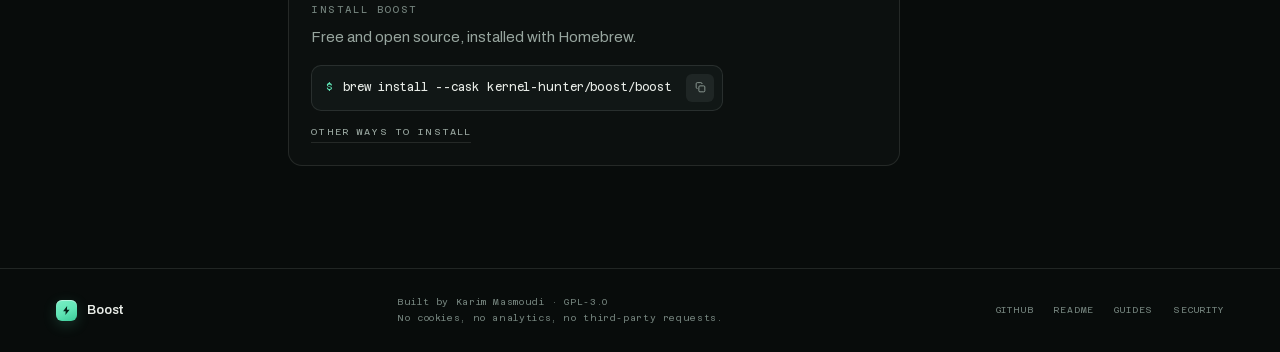
<file: docs/guides/is-cached-memory-bad-on-mac.html>
<!doctype html>
<html lang="en">
<head>
<meta charset="utf-8">
<meta name="viewport" content="width=device-width, initial-scale=1">
<title>Is cached memory bad on a Mac? Cached Files in Activity Monitor | Boost</title>
<meta name="description" content="Cached Files in Activity Monitor is not wasted memory, and near zero free RAM is normal on a Mac. How to tell real memory trouble from a healthy full cache.">
<link rel="canonical" href="https://kernel-hunter.github.io/boost/guides/is-cached-memory-bad-on-mac.html">
<meta property="og:url" content="https://kernel-hunter.github.io/boost/guides/is-cached-memory-bad-on-mac.html">
<meta property="og:type" content="article">
<meta property="og:site_name" content="Boost">
<meta property="og:title" content="Is cached memory bad on a Mac? Cached Files in Activity Monitor | Boost">
<meta property="og:description" content="Cached Files in Activity Monitor is not wasted memory, and near zero free RAM is normal on a Mac. How to tell real memory trouble from a healthy full cache.">
<meta property="og:image" content="https://kernel-hunter.github.io/boost/assets/img/social-preview.png">
<meta property="og:image:width" content="1280">
<meta property="og:image:height" content="640">
<meta name="twitter:card" content="summary_large_image">
<meta name="twitter:title" content="Is cached memory bad on a Mac? Cached Files in Activity Monitor | Boost">
<meta name="twitter:description" content="Cached Files in Activity Monitor is not wasted memory, and near zero free RAM is normal on a Mac. How to tell real memory trouble from a healthy full cache.">
<meta name="twitter:image" content="https://kernel-hunter.github.io/boost/assets/img/social-preview.png">
<meta name="theme-color" content="#080c0b">
<script type="application/ld+json">
{
  "@context": "https://schema.org",
  "@type": "Article",
  "headline": "Is cached memory bad on a Mac?",
  "description": "Cached Files in Activity Monitor is not wasted memory, and near zero free RAM is normal on a Mac. How to tell real memory trouble from a healthy full cache.",
  "datePublished": "2026-10-22",
  "dateModified": "2026-10-22",
  "inLanguage": "en",
  "author": {
    "@type": "Person",
    "name": "Karim Masmoudi",
    "url": "https://github.com/Kernel-Hunter"
  },
  "image": "https://kernel-hunter.github.io/boost/images/social-preview.png",
  "mainEntityOfPage": {
    "@type": "WebPage",
    "@id": "https://kernel-hunter.github.io/boost/guides/is-cached-memory-bad-on-mac.html"
  }
}
</script>
<link rel="icon" href="../assets/img/icon.png">
<link rel="apple-touch-icon" href="../assets/img/icon.png">
<link rel="preload" href="../assets/fonts/archivo-var-latin.woff2" as="font" type="font/woff2" crossorigin>
<link rel="preload" href="../assets/fonts/azeret-mono-latin.woff2" as="font" type="font/woff2" crossorigin>
<link rel="stylesheet" href="../assets/css/base.css">
<link rel="stylesheet" href="../assets/css/guides.css">
<script src="../assets/js/site.js" defer></script>
</head>
<body class="guide-page">
<a class="skip" href="#main">Skip to content</a>

<svg width="0" height="0" style="position:absolute" aria-hidden="true">
  <symbol id="i-bolt" viewBox="0 0 24 24"><path d="M13.4 2 4.6 13.5h5.6L9.6 22l9.1-11.9h-5.8L13.4 2Z" fill="currentColor"/></symbol>
  <symbol id="i-copy" viewBox="0 0 24 24" fill="none" stroke="currentColor" stroke-width="1.6"><rect x="9" y="9" width="11" height="11" rx="2"/><path d="M15 5.5A2.5 2.5 0 0 0 12.5 3H6a2 2 0 0 0-2 2v6.5A2.5 2.5 0 0 0 6.5 14"/></symbol>
  <symbol id="i-check" viewBox="0 0 24 24" fill="none" stroke="currentColor" stroke-width="2.4"><path d="m5 12 5 5 9-10"/></symbol>
  <symbol id="i-arrow" viewBox="0 0 24 24" fill="none" stroke="currentColor" stroke-width="1.7"><path d="M7 17 17 7M8 7h9v9"/></symbol>
</svg>

<header class="menubar" id="top">
  <div class="wrap menubar-inner">
    <a class="brand" href="../" aria-label="Boost home">
      <span class="brand-mark"><svg aria-hidden="true"><use href="#i-bolt"/></svg></span>
      Boost
    </a>
    <nav class="nav" aria-label="Sections">
      <a href="../#number">The number</a>
      <a href="../#app">The app</a>
      <a href="../#pause">Pause</a>
      <a href="../#disk">Disk</a>
      <a href="../#history">History</a>
      <a href="../#install">Install</a>
      <a href="./" aria-current="page">Guides</a>
    </nav>
    <div class="menubar-meta">
      <span class="net"><i aria-hidden="true"></i>No telemetry</span>
      <a class="pill" href="../#install">Install</a>
    </div>
  </div>
</header>

<div class="grain" aria-hidden="true"></div>

<main id="main">
<div class="article-wrap">
  <div class="wrap article">
    <header class="a-head">
      <div class="a-meta"><p class="eyebrow mono">Guide</p><p class="byline mono">By Karim Masmoudi, published 22 October 2026</p></div>
      <h1>Is cached memory bad on a Mac?</h1>
    </header>
    <div class="prose">
<p class="short">No. Cached Files is memory macOS uses to hold files you opened recently so they open faster next time. When an app needs the space, macOS takes it back. A Mac with almost no free RAM is normal. Real trouble looks different: swap that keeps growing, and a memory pressure graph that stays yellow or red.</p>

<h2>What Cached Files is</h2>
<p>In the Memory tab of Activity Monitor, Apple describes Cached Files as files cached by the system in unused memory to improve performance. Open a large project folder, a video or a big app once, and macOS keeps what it read. The second time it comes from RAM instead of the disk.</p>
<p>That is a good use of memory that would otherwise do nothing. Unused RAM does not save power or speed anything up, so macOS fills it with something that might help.</p>

<h2>Why free memory is almost always near zero</h2>
<p>This is by design. Over a working day the cache grows to fill whatever is not in use. If you run <code>vm_stat</code> you will see a small Pages free number on a healthy Mac, and that is expected. Activity Monitor does not even lead with a free figure. It shows Memory Used and Cached Files as separate figures.</p>
<p>Some third party tools lump cached files into "used" or draw a nearly full bar in red. That reads as a problem when it is not one. If a tool says your memory is 95 percent full, check what is in the 95 percent first.</p>
<p>For a rough Terminal view, <code>vm_stat</code> has a File-backed pages line. It is a close cousin of Cached Files, though not guaranteed to match Activity Monitor exactly. Multiply by the page size shown on the first line.</p>

<h2>Why clearing the cache backfires</h2>
<p>The <code>purge</code> command empties the disk cache. Apple's manual page describes it as a way to approximate a cold start for performance analysis, so it is a testing tool. Run it and the Cached Files figure drops, but the next time you open anything it is read from the disk again. Apps feel slower until the cache refills. Many RAM cleaners are a friendly wrapper around that.</p>

<h2>How to tell real trouble</h2>
<p>These are the signs worth acting on:</p>
<ul>
<li>The Memory Pressure graph is yellow or red for long stretches, not only during a spike.</li>
<li>Swap Used climbs steadily while you work. A small number that stays put does not count.</li>
<li>Apps stall when you switch to them, or the beach ball is frequent.</li>
</ul>
<p>Apple's wording for the graph is that yellow means the Mac might eventually need more RAM and red means it needs more RAM. Swap Used can stay above zero for a while after demand drops, so look at whether it is growing.</p>

<div class="tablewrap" role="region" aria-label="Table" tabindex="0">
<table>
<tr><th>What you see</th><th>What it usually means</th></tr>
<tr><td>Free memory near zero, graph green</td><td>Normal. The cache is using spare RAM.</td></tr>
<tr><td>Large Cached Files figure</td><td>Normal. It is given back when needed.</td></tr>
<tr><td>Small swap that does not grow</td><td>Normal. Often left over from an earlier busy period.</td></tr>
<tr><td>Graph yellow for hours</td><td>Worth acting on.</td></tr>
<tr><td>Graph red</td><td>Act now. Quit heavy apps.</td></tr>
<tr><td>Swap growing steadily</td><td>Worth acting on, especially with a yellow or red graph.</td></tr>
</table>
</div>

<p>When one of the last three rows applies, the <a href="how-to-free-up-ram-on-mac.html">guide to freeing RAM</a> lists what actually helps. To learn what the colors mean, read <a href="what-is-memory-pressure-on-mac.html">what memory pressure is</a>. Apple's own description of each Memory tab figure is on its <a href="https://support.apple.com/guide/activity-monitor/view-memory-usage-actmntr1004/mac" target="_blank" rel="noopener">Activity Monitor memory page</a>.</p>

<div class="note">
<p>Boost shows cached memory as available, because macOS gives it back on demand, and it tells you when there is nothing to do. It is free and open source (GPL-3.0), and not notarized by Apple, so the first launch needs an extra step, described on its <a href="../index.html">home page</a>.</p>
</div>
<aside class="related" aria-label="More guides"><h2>More guides</h2><ul><li><a href="how-to-free-up-ram-on-mac.html">How to free up RAM on a Mac: what works and what does not</a></li><li><a href="what-is-memory-pressure-on-mac.html">What is memory pressure on a Mac?</a></li><li><a href="mac-system-data-storage-explained.html">Mac System Data storage explained: what it is and what is safe to delete</a></li><li><a href="how-to-uninstall-mac-apps-completely.html">How to uninstall Mac apps completely</a></li></ul><p><a href="index.html">All guides</a></p></aside>
  
    </div>
    <section class="callout" aria-labelledby="cta-title">
      <p class="mono" id="cta-title">Install Boost</p>
      <p class="callout-text">Free and open source, installed with Homebrew.</p>
      <div class="hero-actions">
        <button class="cmd" type="button" data-copy="brew install --cask kernel-hunter/boost/boost" aria-label="Copy Homebrew install command">
          <span class="dollar" aria-hidden="true">$</span>
          <code>brew install --cask kernel-hunter/boost/boost</code>
          <span class="copy" aria-hidden="true"><svg class="ico"><use href="#i-copy"/></svg></span>
        </button>
        <a class="text-link" href="../#install">Other ways to install</a>
      </div>
    </section>
  </div>
</div>
</main>

<footer class="footer">
  <div class="wrap footer-inner">
    <a class="brand" href="../" aria-label="Boost home">
      <span class="brand-mark"><svg aria-hidden="true"><use href="#i-bolt"/></svg></span>
      Boost
    </a>
    <p>Built by Karim Masmoudi · GPL-3.0<br>No cookies, no analytics, no third-party requests.</p>
    <nav aria-label="Footer">
      <a href="https://github.com/Kernel-Hunter/boost" target="_blank" rel="noopener">GitHub</a>
      <a href="https://github.com/Kernel-Hunter/boost#readme" target="_blank" rel="noopener">README</a>
      <a href="./">Guides</a>
      <a href="https://github.com/Kernel-Hunter/boost/blob/main/SECURITY.md" target="_blank" rel="noopener">Security</a>
    </nav>
  </div>
</footer>
</body>
</html>
</file>
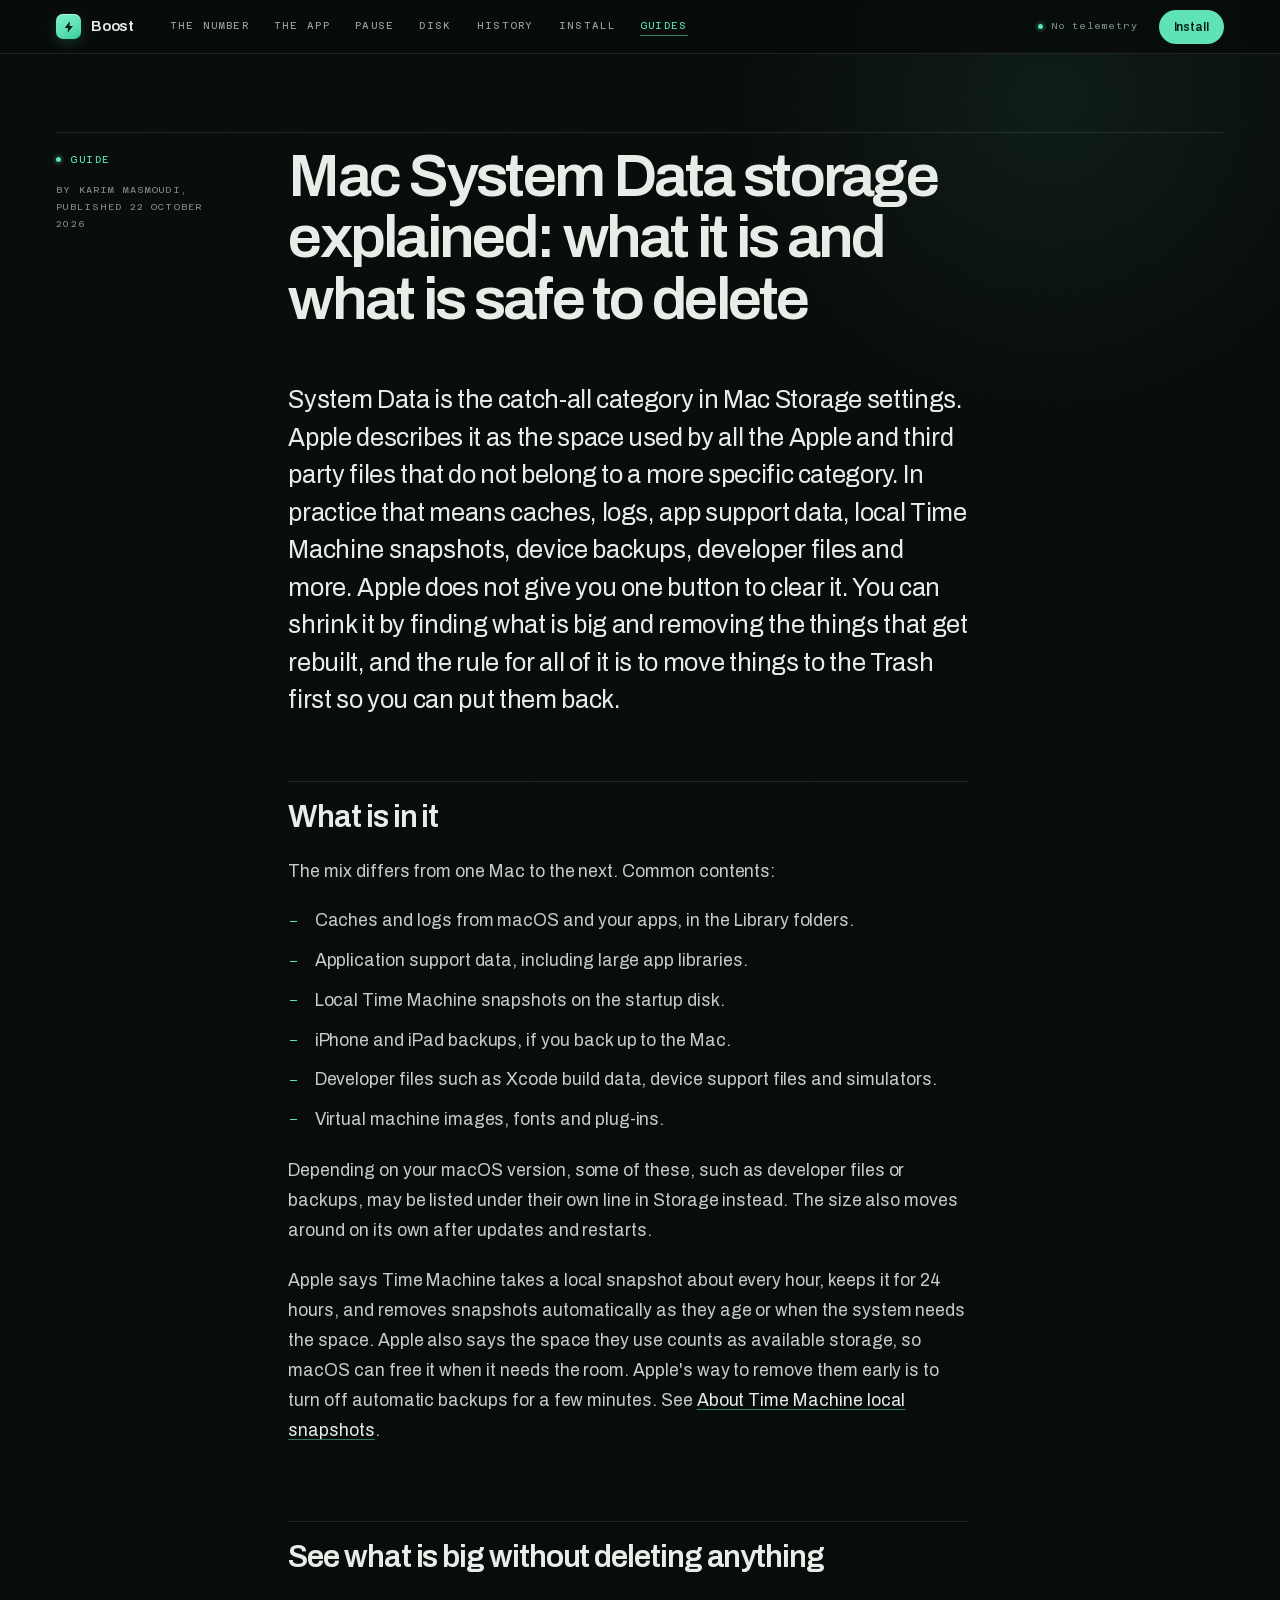
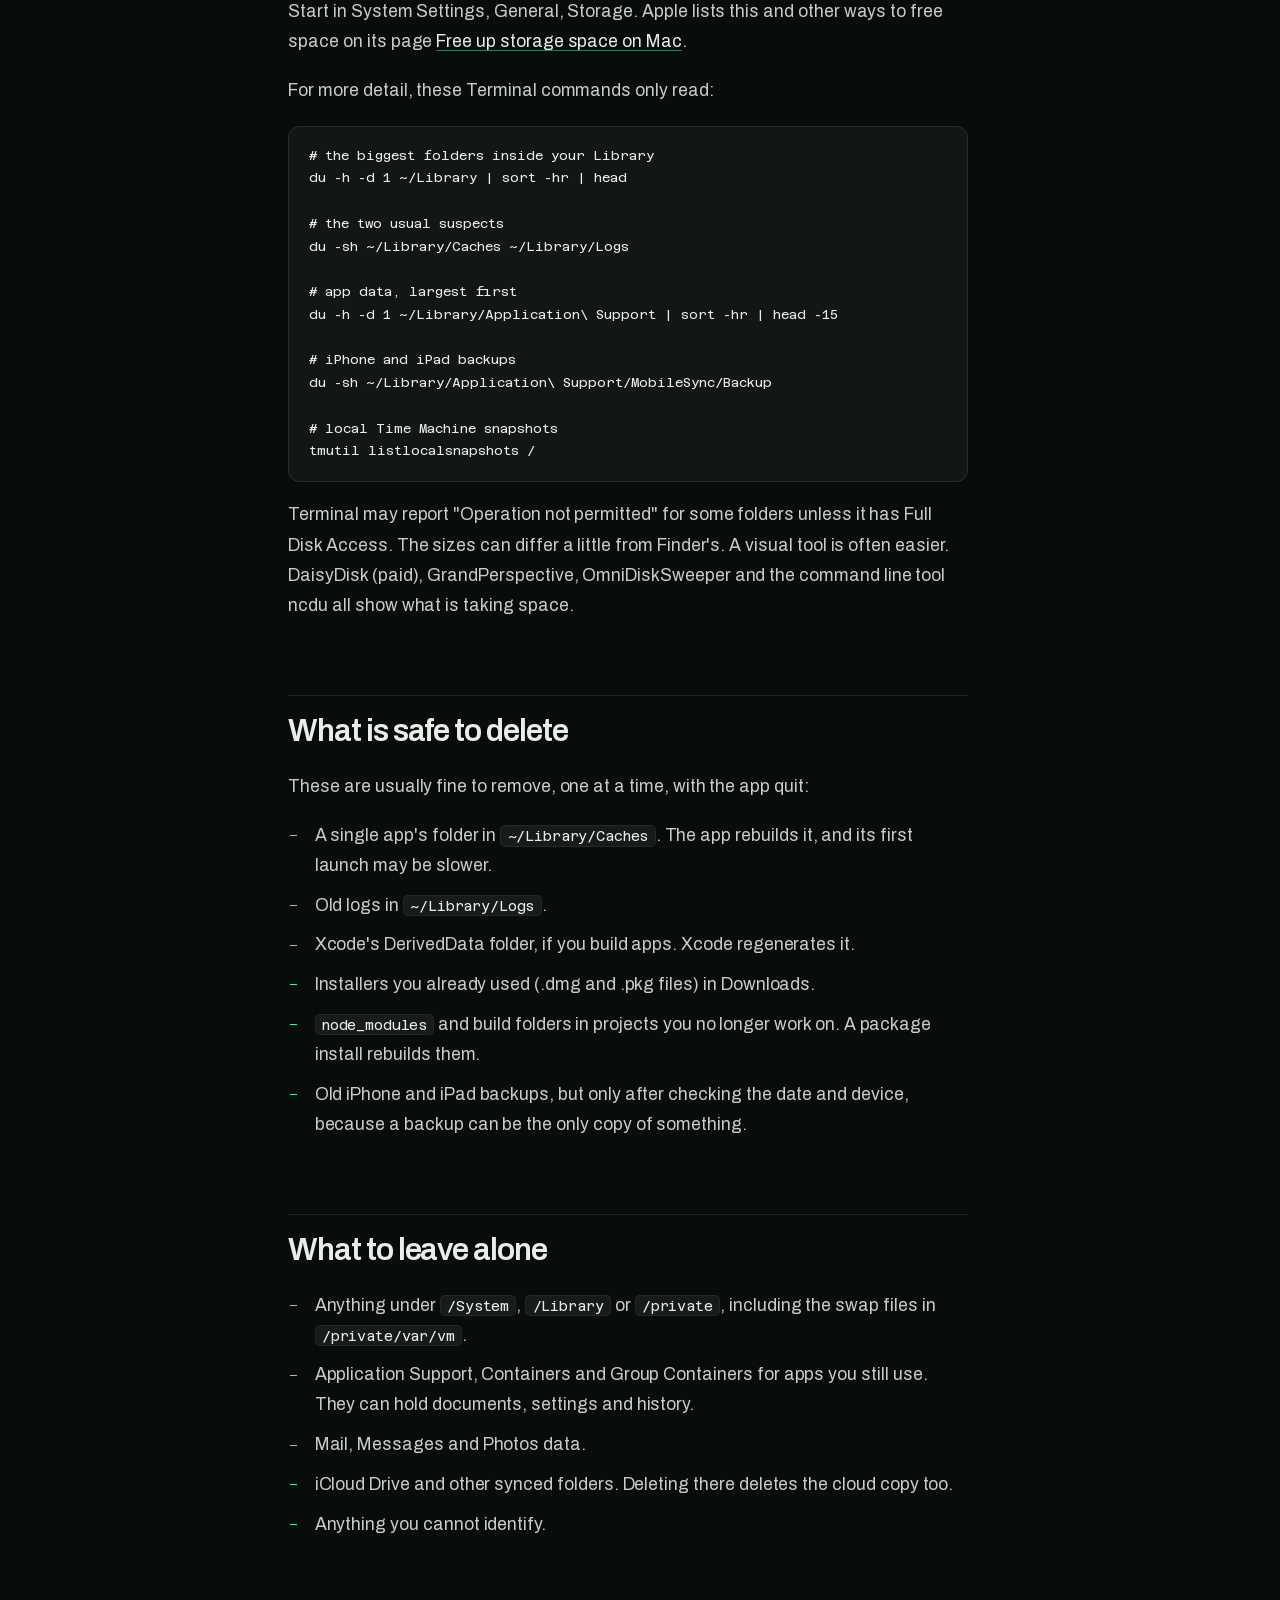
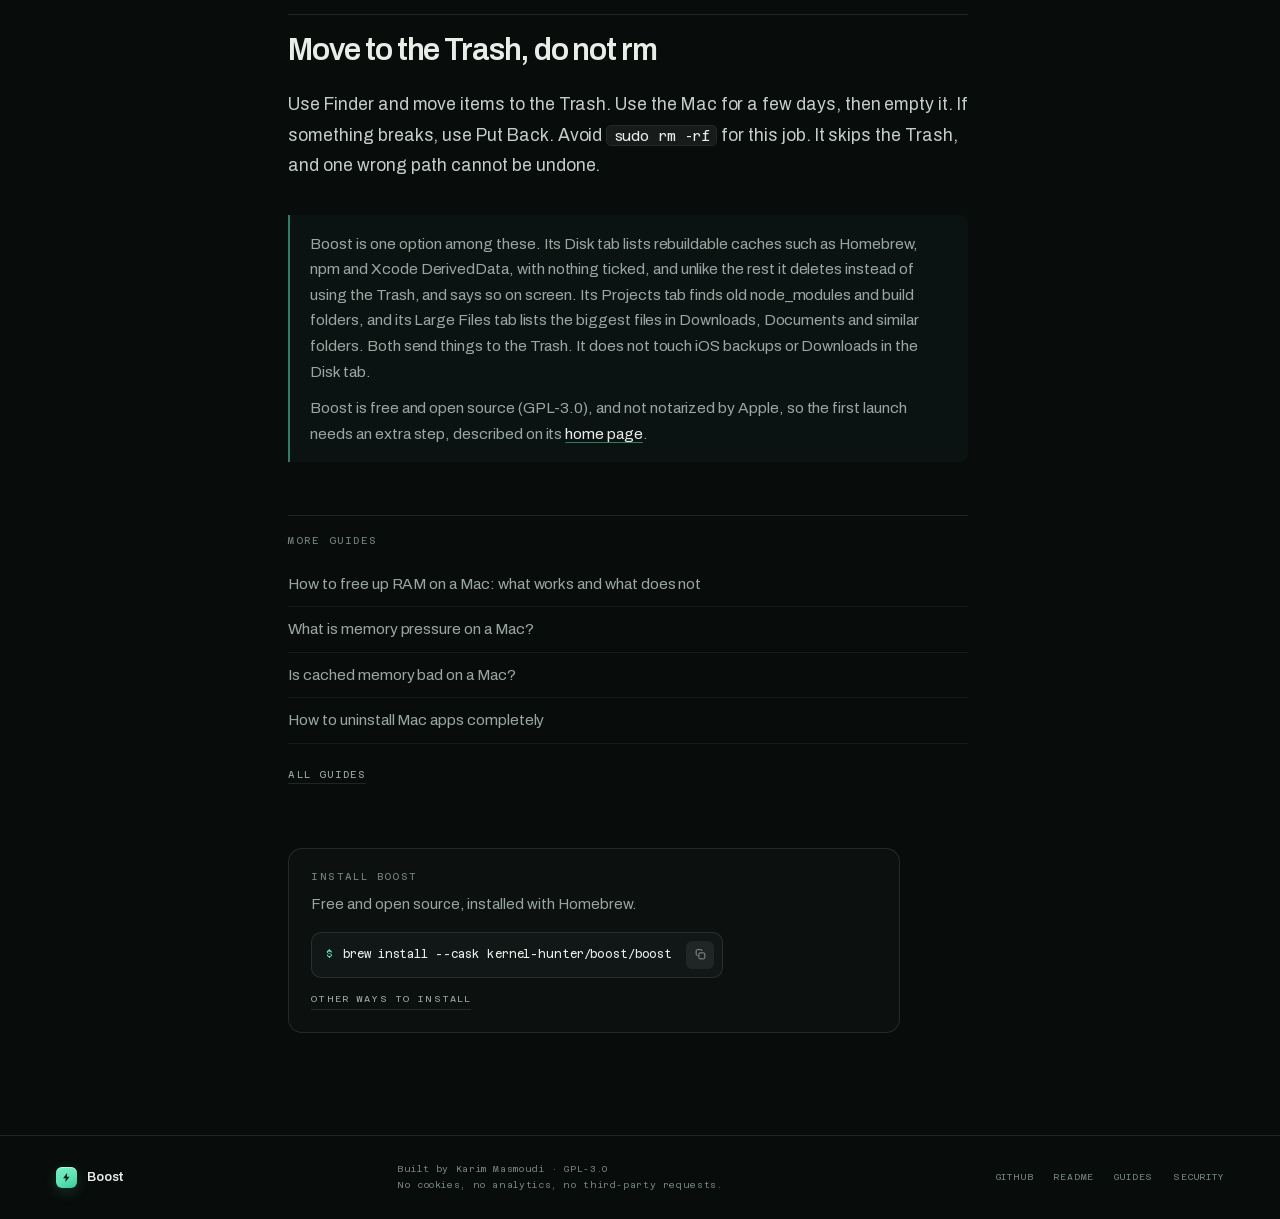
<file: docs/guides/mac-system-data-storage-explained.html>
<!doctype html>
<html lang="en">
<head>
<meta charset="utf-8">
<meta name="viewport" content="width=device-width, initial-scale=1">
<title>Mac System Data storage explained: what is safe to delete | Boost</title>
<meta name="description" content="What System Data in Mac Storage settings contains, how to see what is big with read-only commands and disk tools, and what is safe to delete. Use the Trash.">
<link rel="canonical" href="https://kernel-hunter.github.io/boost/guides/mac-system-data-storage-explained.html">
<meta property="og:url" content="https://kernel-hunter.github.io/boost/guides/mac-system-data-storage-explained.html">
<meta property="og:type" content="article">
<meta property="og:site_name" content="Boost">
<meta property="og:title" content="Mac System Data storage explained: what is safe to delete | Boost">
<meta property="og:description" content="What System Data in Mac Storage settings contains, how to see what is big with read-only commands and disk tools, and what is safe to delete. Use the Trash.">
<meta property="og:image" content="https://kernel-hunter.github.io/boost/assets/img/social-preview.png">
<meta property="og:image:width" content="1280">
<meta property="og:image:height" content="640">
<meta name="twitter:card" content="summary_large_image">
<meta name="twitter:title" content="Mac System Data storage explained: what is safe to delete | Boost">
<meta name="twitter:description" content="What System Data in Mac Storage settings contains, how to see what is big with read-only commands and disk tools, and what is safe to delete. Use the Trash.">
<meta name="twitter:image" content="https://kernel-hunter.github.io/boost/assets/img/social-preview.png">
<meta name="theme-color" content="#080c0b">
<script type="application/ld+json">
{
  "@context": "https://schema.org",
  "@type": "Article",
  "headline": "Mac System Data storage explained: what it is and what is safe to delete",
  "description": "What System Data in Mac Storage settings contains, how to see what is big with read-only commands and disk tools, and what is safe to delete. Use the Trash.",
  "datePublished": "2026-10-22",
  "dateModified": "2026-10-22",
  "inLanguage": "en",
  "author": {
    "@type": "Person",
    "name": "Karim Masmoudi",
    "url": "https://github.com/Kernel-Hunter"
  },
  "image": "https://kernel-hunter.github.io/boost/images/social-preview.png",
  "mainEntityOfPage": {
    "@type": "WebPage",
    "@id": "https://kernel-hunter.github.io/boost/guides/mac-system-data-storage-explained.html"
  }
}
</script>
<link rel="icon" href="../assets/img/icon.png">
<link rel="apple-touch-icon" href="../assets/img/icon.png">
<link rel="preload" href="../assets/fonts/archivo-var-latin.woff2" as="font" type="font/woff2" crossorigin>
<link rel="preload" href="../assets/fonts/azeret-mono-latin.woff2" as="font" type="font/woff2" crossorigin>
<link rel="stylesheet" href="../assets/css/base.css">
<link rel="stylesheet" href="../assets/css/guides.css">
<script src="../assets/js/site.js" defer></script>
</head>
<body class="guide-page">
<a class="skip" href="#main">Skip to content</a>

<svg width="0" height="0" style="position:absolute" aria-hidden="true">
  <symbol id="i-bolt" viewBox="0 0 24 24"><path d="M13.4 2 4.6 13.5h5.6L9.6 22l9.1-11.9h-5.8L13.4 2Z" fill="currentColor"/></symbol>
  <symbol id="i-copy" viewBox="0 0 24 24" fill="none" stroke="currentColor" stroke-width="1.6"><rect x="9" y="9" width="11" height="11" rx="2"/><path d="M15 5.5A2.5 2.5 0 0 0 12.5 3H6a2 2 0 0 0-2 2v6.5A2.5 2.5 0 0 0 6.5 14"/></symbol>
  <symbol id="i-check" viewBox="0 0 24 24" fill="none" stroke="currentColor" stroke-width="2.4"><path d="m5 12 5 5 9-10"/></symbol>
  <symbol id="i-arrow" viewBox="0 0 24 24" fill="none" stroke="currentColor" stroke-width="1.7"><path d="M7 17 17 7M8 7h9v9"/></symbol>
</svg>

<header class="menubar" id="top">
  <div class="wrap menubar-inner">
    <a class="brand" href="../" aria-label="Boost home">
      <span class="brand-mark"><svg aria-hidden="true"><use href="#i-bolt"/></svg></span>
      Boost
    </a>
    <nav class="nav" aria-label="Sections">
      <a href="../#number">The number</a>
      <a href="../#app">The app</a>
      <a href="../#pause">Pause</a>
      <a href="../#disk">Disk</a>
      <a href="../#history">History</a>
      <a href="../#install">Install</a>
      <a href="./" aria-current="page">Guides</a>
    </nav>
    <div class="menubar-meta">
      <span class="net"><i aria-hidden="true"></i>No telemetry</span>
      <a class="pill" href="../#install">Install</a>
    </div>
  </div>
</header>

<div class="grain" aria-hidden="true"></div>

<main id="main">
<div class="article-wrap">
  <div class="wrap article">
    <header class="a-head">
      <div class="a-meta"><p class="eyebrow mono">Guide</p><p class="byline mono">By Karim Masmoudi, published 22 October 2026</p></div>
      <h1>Mac System Data storage explained: what it is and what is safe to delete</h1>
    </header>
    <div class="prose">
<p class="short">System Data is the catch-all category in Mac Storage settings. Apple describes it as the space used by all the Apple and third party files that do not belong to a more specific category. In practice that means caches, logs, app support data, local Time Machine snapshots, device backups, developer files and more. Apple does not give you one button to clear it. You can shrink it by finding what is big and removing the things that get rebuilt, and the rule for all of it is to move things to the Trash first so you can put them back.</p>

<h2>What is in it</h2>
<p>The mix differs from one Mac to the next. Common contents:</p>
<ul>
<li>Caches and logs from macOS and your apps, in the Library folders.</li>
<li>Application support data, including large app libraries.</li>
<li>Local Time Machine snapshots on the startup disk.</li>
<li>iPhone and iPad backups, if you back up to the Mac.</li>
<li>Developer files such as Xcode build data, device support files and simulators.</li>
<li>Virtual machine images, fonts and plug-ins.</li>
</ul>
<p>Depending on your macOS version, some of these, such as developer files or backups, may be listed under their own line in Storage instead. The size also moves around on its own after updates and restarts.</p>
<p>Apple says Time Machine takes a local snapshot about every hour, keeps it for 24 hours, and removes snapshots automatically as they age or when the system needs the space. Apple also says the space they use counts as available storage, so macOS can free it when it needs the room. Apple's way to remove them early is to turn off automatic backups for a few minutes. See <a href="https://support.apple.com/102154" target="_blank" rel="noopener">About Time Machine local snapshots</a>.</p>

<h2>See what is big without deleting anything</h2>
<p>Start in System Settings, General, Storage. Apple lists this and other ways to free space on its page <a href="https://support.apple.com/ht206996" target="_blank" rel="noopener">Free up storage space on Mac</a>.</p>
<p>For more detail, these Terminal commands only read:</p>
<pre tabindex="0"><code># the biggest folders inside your Library
du -h -d 1 ~/Library | sort -hr | head

# the two usual suspects
du -sh ~/Library/Caches ~/Library/Logs

# app data, largest first
du -h -d 1 ~/Library/Application\ Support | sort -hr | head -15

# iPhone and iPad backups
du -sh ~/Library/Application\ Support/MobileSync/Backup

# local Time Machine snapshots
tmutil listlocalsnapshots /</code></pre>
<p>Terminal may report "Operation not permitted" for some folders unless it has Full Disk Access. The sizes can differ a little from Finder's. A visual tool is often easier. DaisyDisk (paid), GrandPerspective, OmniDiskSweeper and the command line tool ncdu all show what is taking space.</p>

<h2>What is safe to delete</h2>
<p>These are usually fine to remove, one at a time, with the app quit:</p>
<ul>
<li>A single app's folder in <code>~/Library/Caches</code>. The app rebuilds it, and its first launch may be slower.</li>
<li>Old logs in <code>~/Library/Logs</code>.</li>
<li>Xcode's DerivedData folder, if you build apps. Xcode regenerates it.</li>
<li>Installers you already used (.dmg and .pkg files) in Downloads.</li>
<li><code>node_modules</code> and build folders in projects you no longer work on. A package install rebuilds them.</li>
<li>Old iPhone and iPad backups, but only after checking the date and device, because a backup can be the only copy of something.</li>
</ul>

<h2>What to leave alone</h2>
<ul>
<li>Anything under <code>/System</code>, <code>/Library</code> or <code>/private</code>, including the swap files in <code>/private/var/vm</code>.</li>
<li>Application Support, Containers and Group Containers for apps you still use. They can hold documents, settings and history.</li>
<li>Mail, Messages and Photos data.</li>
<li>iCloud Drive and other synced folders. Deleting there deletes the cloud copy too.</li>
<li>Anything you cannot identify.</li>
</ul>

<h2>Move to the Trash, do not rm</h2>
<p>Use Finder and move items to the Trash. Use the Mac for a few days, then empty it. If something breaks, use Put Back. Avoid <code>sudo rm -rf</code> for this job. It skips the Trash, and one wrong path cannot be undone.</p>

<div class="note">
<p>Boost is one option among these. Its Disk tab lists rebuildable caches such as Homebrew, npm and Xcode DerivedData, with nothing ticked, and unlike the rest it deletes instead of using the Trash, and says so on screen. Its Projects tab finds old node_modules and build folders, and its Large Files tab lists the biggest files in Downloads, Documents and similar folders. Both send things to the Trash. It does not touch iOS backups or Downloads in the Disk tab.</p>
<p>Boost is free and open source (GPL-3.0), and not notarized by Apple, so the first launch needs an extra step, described on its <a href="../index.html">home page</a>.</p>
</div>
<aside class="related" aria-label="More guides"><h2>More guides</h2><ul><li><a href="how-to-free-up-ram-on-mac.html">How to free up RAM on a Mac: what works and what does not</a></li><li><a href="what-is-memory-pressure-on-mac.html">What is memory pressure on a Mac?</a></li><li><a href="is-cached-memory-bad-on-mac.html">Is cached memory bad on a Mac?</a></li><li><a href="how-to-uninstall-mac-apps-completely.html">How to uninstall Mac apps completely</a></li></ul><p><a href="index.html">All guides</a></p></aside>
  
    </div>
    <section class="callout" aria-labelledby="cta-title">
      <p class="mono" id="cta-title">Install Boost</p>
      <p class="callout-text">Free and open source, installed with Homebrew.</p>
      <div class="hero-actions">
        <button class="cmd" type="button" data-copy="brew install --cask kernel-hunter/boost/boost" aria-label="Copy Homebrew install command">
          <span class="dollar" aria-hidden="true">$</span>
          <code>brew install --cask kernel-hunter/boost/boost</code>
          <span class="copy" aria-hidden="true"><svg class="ico"><use href="#i-copy"/></svg></span>
        </button>
        <a class="text-link" href="../#install">Other ways to install</a>
      </div>
    </section>
  </div>
</div>
</main>

<footer class="footer">
  <div class="wrap footer-inner">
    <a class="brand" href="../" aria-label="Boost home">
      <span class="brand-mark"><svg aria-hidden="true"><use href="#i-bolt"/></svg></span>
      Boost
    </a>
    <p>Built by Karim Masmoudi · GPL-3.0<br>No cookies, no analytics, no third-party requests.</p>
    <nav aria-label="Footer">
      <a href="https://github.com/Kernel-Hunter/boost" target="_blank" rel="noopener">GitHub</a>
      <a href="https://github.com/Kernel-Hunter/boost#readme" target="_blank" rel="noopener">README</a>
      <a href="./">Guides</a>
      <a href="https://github.com/Kernel-Hunter/boost/blob/main/SECURITY.md" target="_blank" rel="noopener">Security</a>
    </nav>
  </div>
</footer>
</body>
</html>
</file>
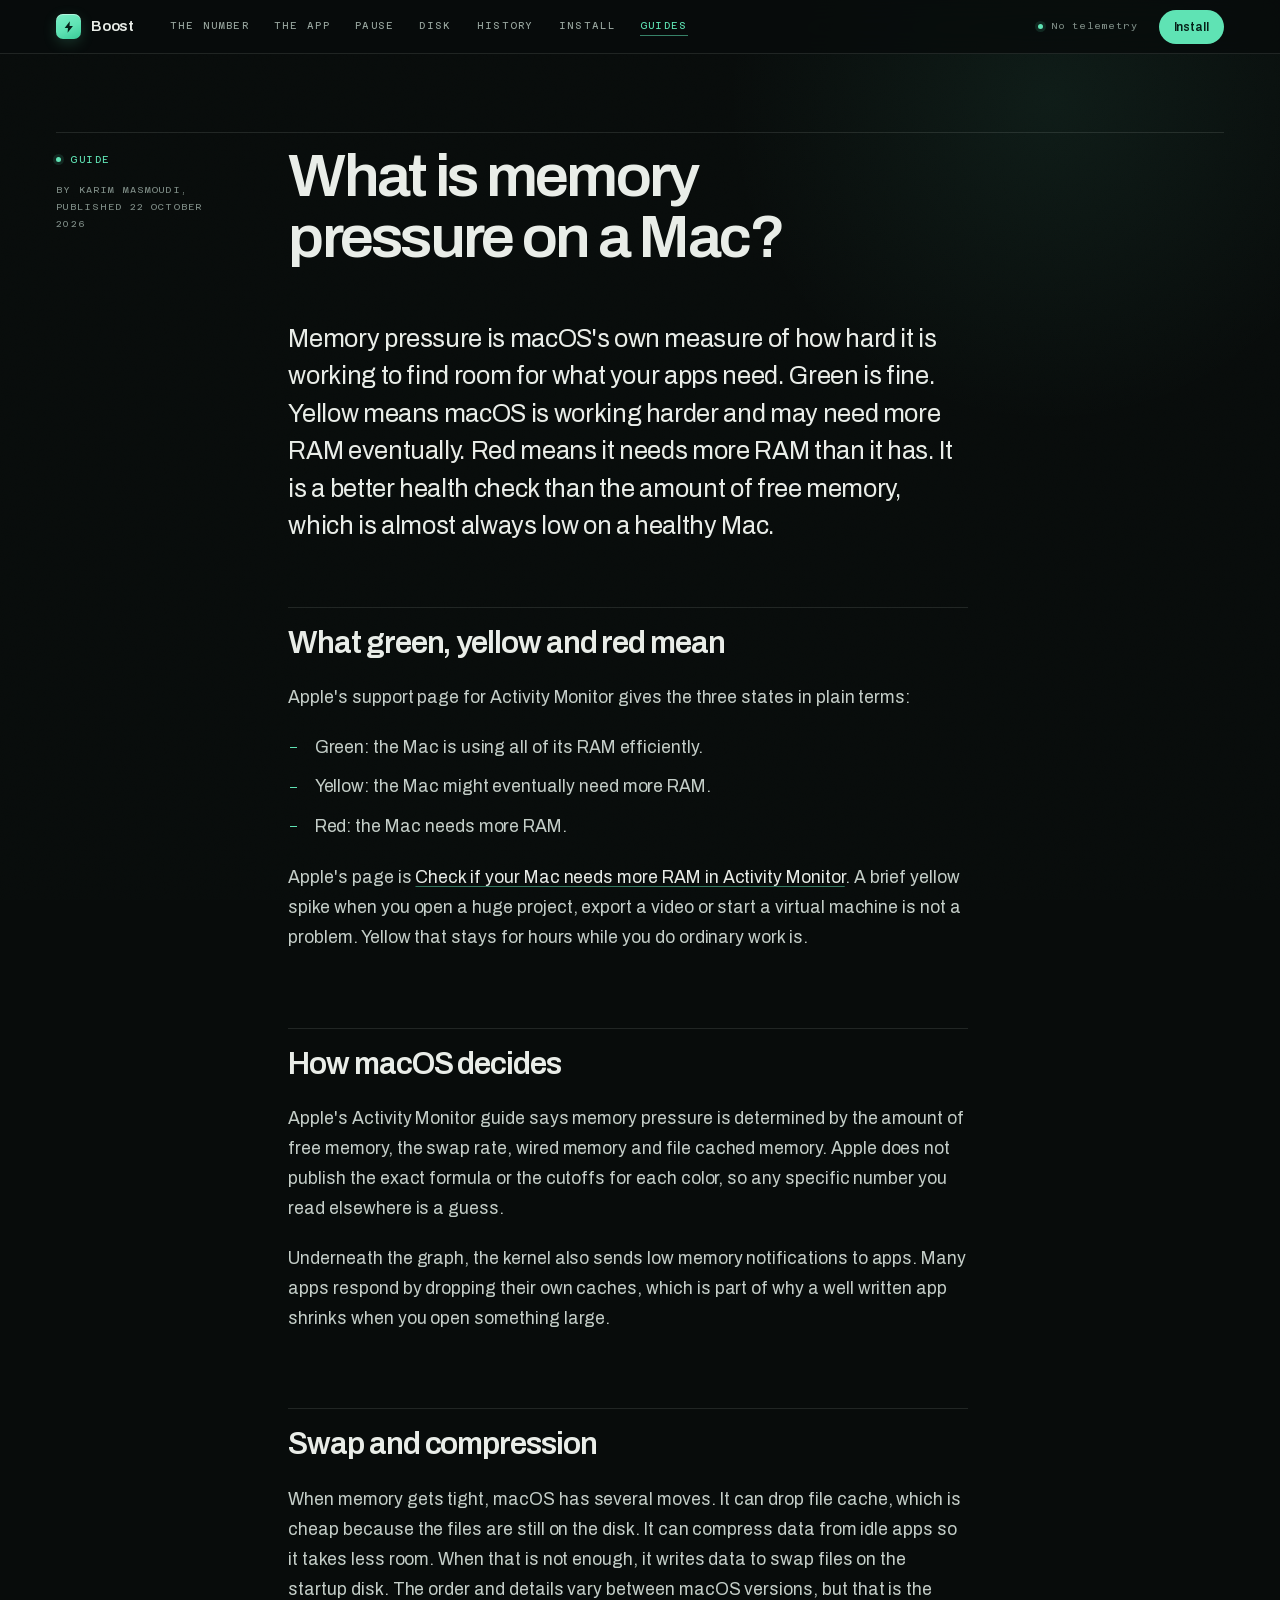
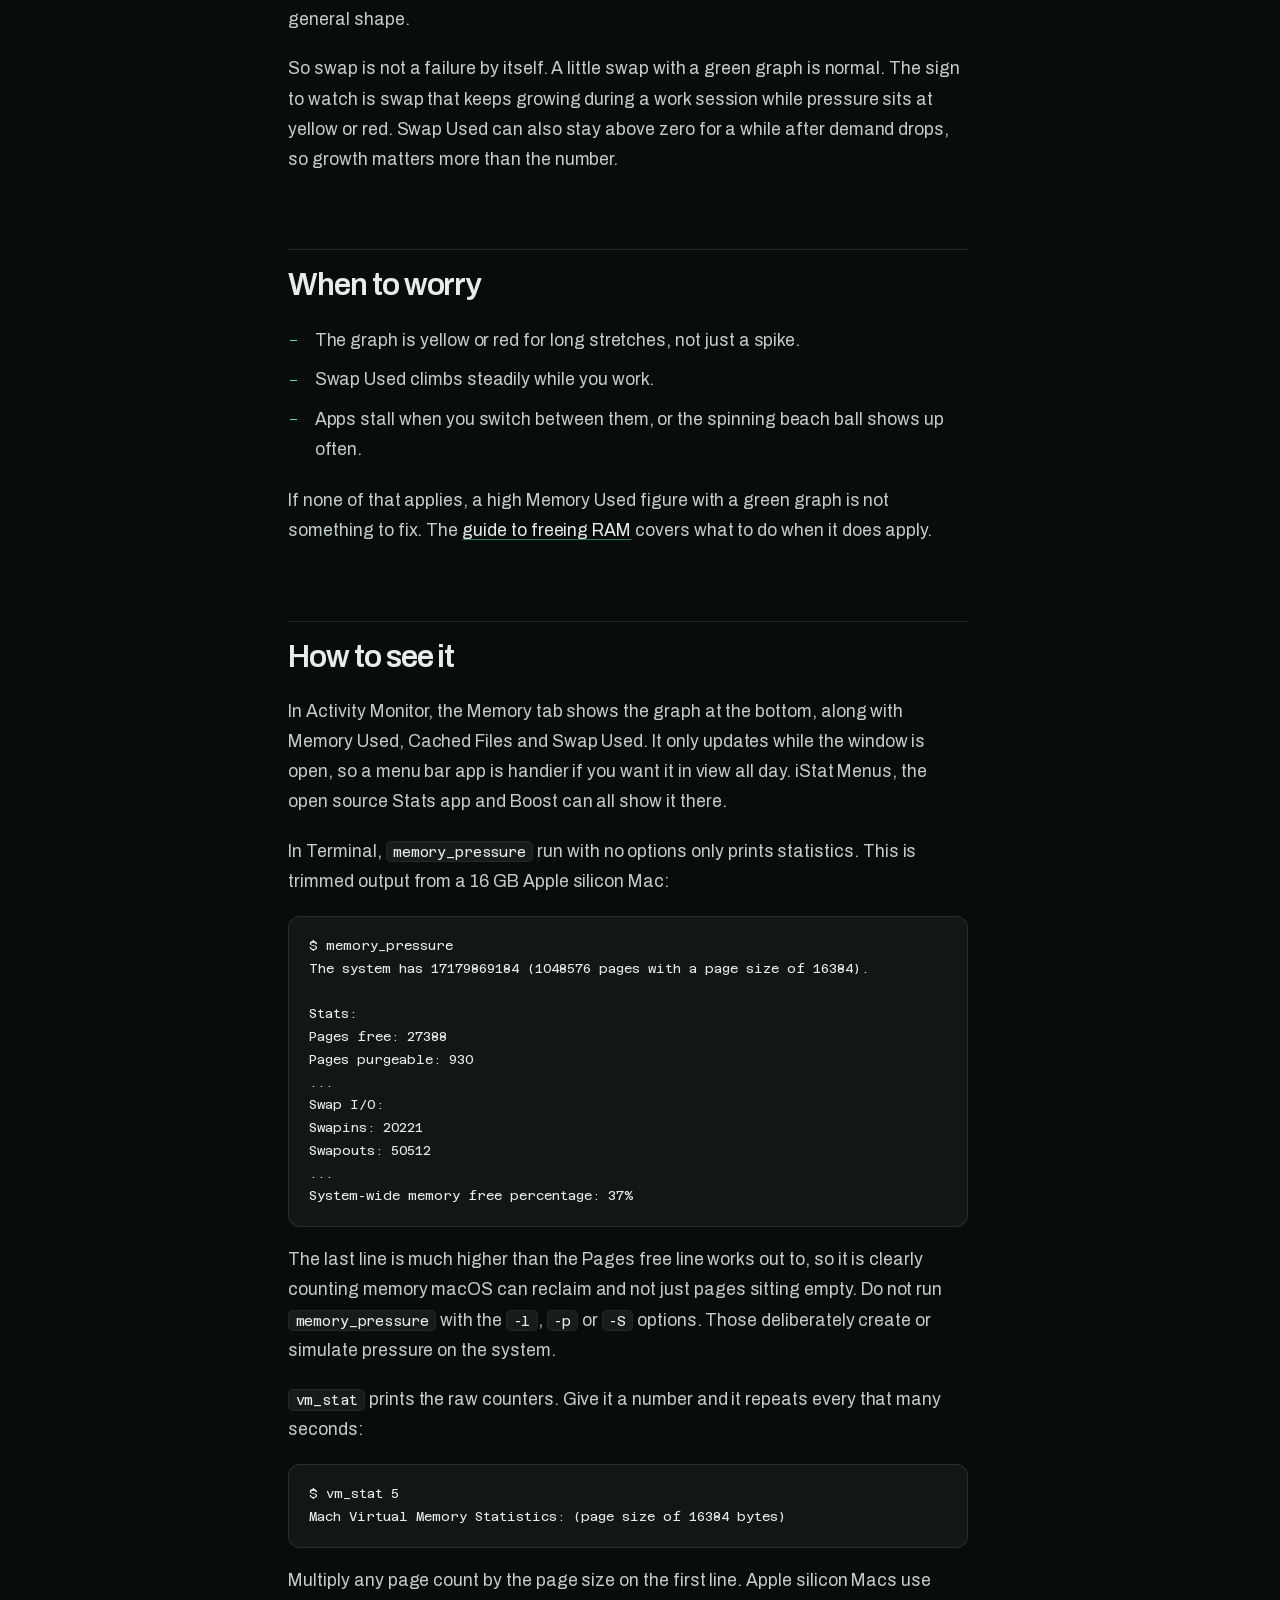
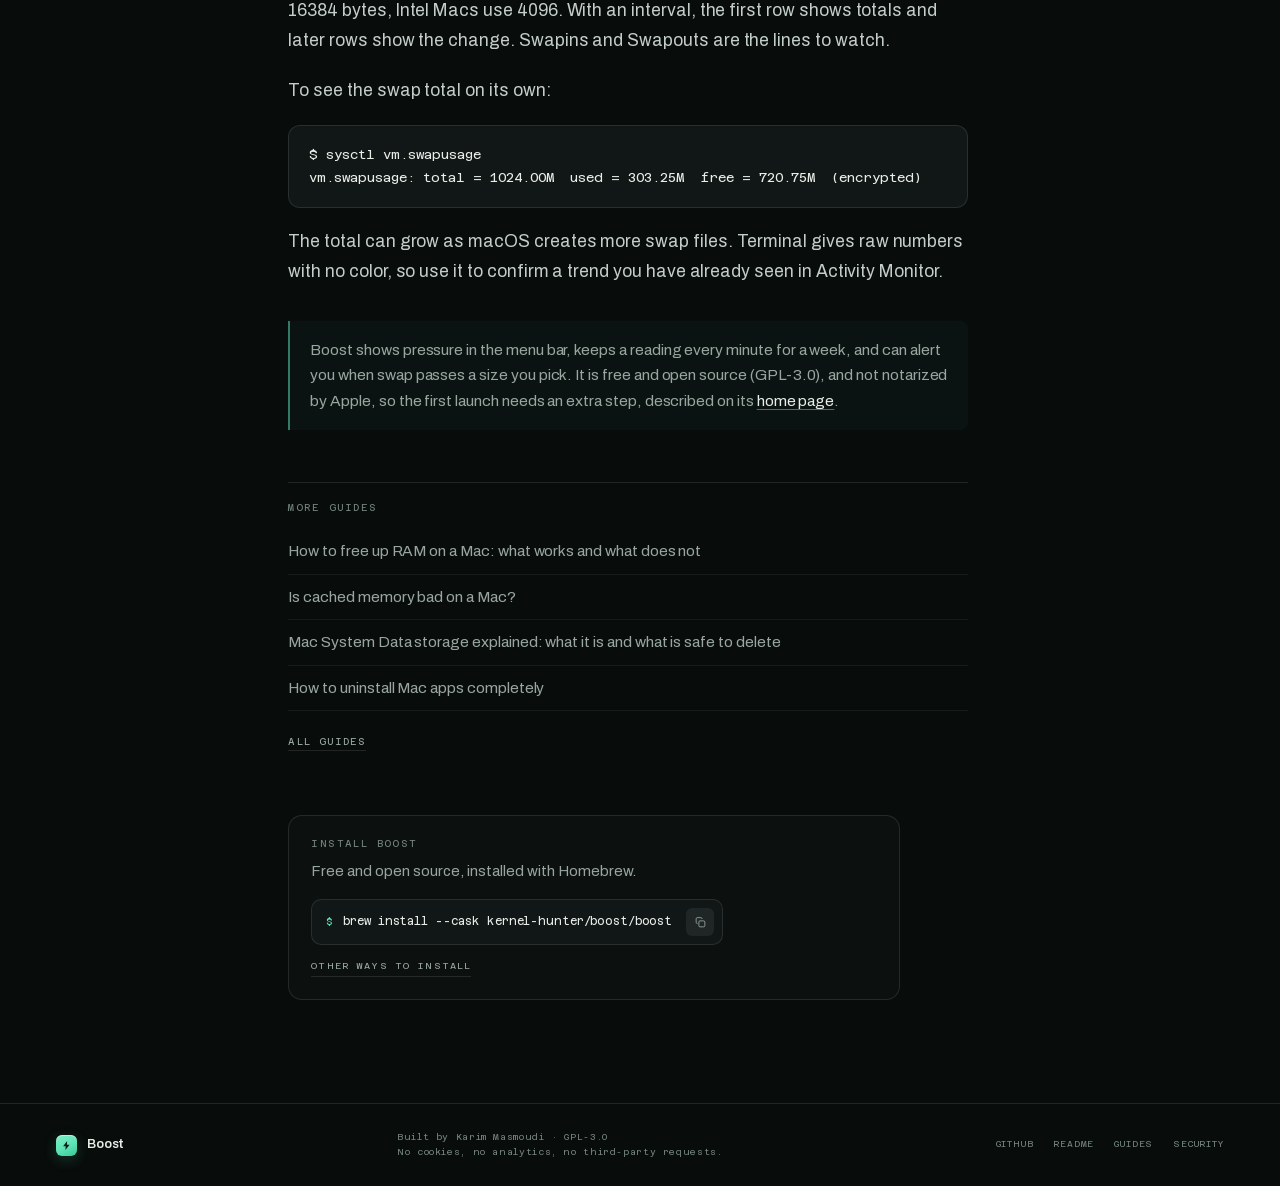
<file: docs/guides/what-is-memory-pressure-on-mac.html>
<!doctype html>
<html lang="en">
<head>
<meta charset="utf-8">
<meta name="viewport" content="width=device-width, initial-scale=1">
<title>What is memory pressure on a Mac? Green, yellow and red explained | Boost</title>
<meta name="description" content="Memory pressure is how hard macOS works to find room for your apps. What green, yellow and red mean, how swap and compression fit in, and how to check it in Terminal.">
<link rel="canonical" href="https://kernel-hunter.github.io/boost/guides/what-is-memory-pressure-on-mac.html">
<meta property="og:url" content="https://kernel-hunter.github.io/boost/guides/what-is-memory-pressure-on-mac.html">
<meta property="og:type" content="article">
<meta property="og:site_name" content="Boost">
<meta property="og:title" content="What is memory pressure on a Mac? Green, yellow and red explained | Boost">
<meta property="og:description" content="Memory pressure is how hard macOS works to find room for your apps. What green, yellow and red mean, how swap and compression fit in, and how to check it in Terminal.">
<meta property="og:image" content="https://kernel-hunter.github.io/boost/assets/img/social-preview.png">
<meta property="og:image:width" content="1280">
<meta property="og:image:height" content="640">
<meta name="twitter:card" content="summary_large_image">
<meta name="twitter:title" content="What is memory pressure on a Mac? Green, yellow and red explained | Boost">
<meta name="twitter:description" content="Memory pressure is how hard macOS works to find room for your apps. What green, yellow and red mean, how swap and compression fit in, and how to check it in Terminal.">
<meta name="twitter:image" content="https://kernel-hunter.github.io/boost/assets/img/social-preview.png">
<meta name="theme-color" content="#080c0b">
<script type="application/ld+json">
{
  "@context": "https://schema.org",
  "@type": "Article",
  "headline": "What is memory pressure on a Mac?",
  "description": "Memory pressure is how hard macOS works to find room for your apps. What green, yellow and red mean, how swap and compression fit in, and how to check it in Terminal.",
  "datePublished": "2026-10-22",
  "dateModified": "2026-10-22",
  "inLanguage": "en",
  "author": {
    "@type": "Person",
    "name": "Karim Masmoudi",
    "url": "https://github.com/Kernel-Hunter"
  },
  "image": "https://kernel-hunter.github.io/boost/images/social-preview.png",
  "mainEntityOfPage": {
    "@type": "WebPage",
    "@id": "https://kernel-hunter.github.io/boost/guides/what-is-memory-pressure-on-mac.html"
  }
}
</script>
<link rel="icon" href="../assets/img/icon.png">
<link rel="apple-touch-icon" href="../assets/img/icon.png">
<link rel="preload" href="../assets/fonts/archivo-var-latin.woff2" as="font" type="font/woff2" crossorigin>
<link rel="preload" href="../assets/fonts/azeret-mono-latin.woff2" as="font" type="font/woff2" crossorigin>
<link rel="stylesheet" href="../assets/css/base.css">
<link rel="stylesheet" href="../assets/css/guides.css">
<script src="../assets/js/site.js" defer></script>
</head>
<body class="guide-page">
<a class="skip" href="#main">Skip to content</a>

<svg width="0" height="0" style="position:absolute" aria-hidden="true">
  <symbol id="i-bolt" viewBox="0 0 24 24"><path d="M13.4 2 4.6 13.5h5.6L9.6 22l9.1-11.9h-5.8L13.4 2Z" fill="currentColor"/></symbol>
  <symbol id="i-copy" viewBox="0 0 24 24" fill="none" stroke="currentColor" stroke-width="1.6"><rect x="9" y="9" width="11" height="11" rx="2"/><path d="M15 5.5A2.5 2.5 0 0 0 12.5 3H6a2 2 0 0 0-2 2v6.5A2.5 2.5 0 0 0 6.5 14"/></symbol>
  <symbol id="i-check" viewBox="0 0 24 24" fill="none" stroke="currentColor" stroke-width="2.4"><path d="m5 12 5 5 9-10"/></symbol>
  <symbol id="i-arrow" viewBox="0 0 24 24" fill="none" stroke="currentColor" stroke-width="1.7"><path d="M7 17 17 7M8 7h9v9"/></symbol>
</svg>

<header class="menubar" id="top">
  <div class="wrap menubar-inner">
    <a class="brand" href="../" aria-label="Boost home">
      <span class="brand-mark"><svg aria-hidden="true"><use href="#i-bolt"/></svg></span>
      Boost
    </a>
    <nav class="nav" aria-label="Sections">
      <a href="../#number">The number</a>
      <a href="../#app">The app</a>
      <a href="../#pause">Pause</a>
      <a href="../#disk">Disk</a>
      <a href="../#history">History</a>
      <a href="../#install">Install</a>
      <a href="./" aria-current="page">Guides</a>
    </nav>
    <div class="menubar-meta">
      <span class="net"><i aria-hidden="true"></i>No telemetry</span>
      <a class="pill" href="../#install">Install</a>
    </div>
  </div>
</header>

<div class="grain" aria-hidden="true"></div>

<main id="main">
<div class="article-wrap">
  <div class="wrap article">
    <header class="a-head">
      <div class="a-meta"><p class="eyebrow mono">Guide</p><p class="byline mono">By Karim Masmoudi, published 22 October 2026</p></div>
      <h1>What is memory pressure on a Mac?</h1>
    </header>
    <div class="prose">
<p class="short">Memory pressure is macOS's own measure of how hard it is working to find room for what your apps need. Green is fine. Yellow means macOS is working harder and may need more RAM eventually. Red means it needs more RAM than it has. It is a better health check than the amount of free memory, which is almost always low on a healthy Mac.</p>

<h2>What green, yellow and red mean</h2>
<p>Apple's support page for Activity Monitor gives the three states in plain terms:</p>
<ul>
<li>Green: the Mac is using all of its RAM efficiently.</li>
<li>Yellow: the Mac might eventually need more RAM.</li>
<li>Red: the Mac needs more RAM.</li>
</ul>
<p>Apple's page is <a href="https://support.apple.com/kb/PH19650" target="_blank" rel="noopener">Check if your Mac needs more RAM in Activity Monitor</a>. A brief yellow spike when you open a huge project, export a video or start a virtual machine is not a problem. Yellow that stays for hours while you do ordinary work is.</p>

<h2>How macOS decides</h2>
<p>Apple's Activity Monitor guide says memory pressure is determined by the amount of free memory, the swap rate, wired memory and file cached memory. Apple does not publish the exact formula or the cutoffs for each color, so any specific number you read elsewhere is a guess.</p>
<p>Underneath the graph, the kernel also sends low memory notifications to apps. Many apps respond by dropping their own caches, which is part of why a well written app shrinks when you open something large.</p>

<h2>Swap and compression</h2>
<p>When memory gets tight, macOS has several moves. It can drop file cache, which is cheap because the files are still on the disk. It can compress data from idle apps so it takes less room. When that is not enough, it writes data to swap files on the startup disk. The order and details vary between macOS versions, but that is the general shape.</p>
<p>So swap is not a failure by itself. A little swap with a green graph is normal. The sign to watch is swap that keeps growing during a work session while pressure sits at yellow or red. Swap Used can also stay above zero for a while after demand drops, so growth matters more than the number.</p>

<h2>When to worry</h2>
<ul>
<li>The graph is yellow or red for long stretches, not just a spike.</li>
<li>Swap Used climbs steadily while you work.</li>
<li>Apps stall when you switch between them, or the spinning beach ball shows up often.</li>
</ul>
<p>If none of that applies, a high Memory Used figure with a green graph is not something to fix. The <a href="how-to-free-up-ram-on-mac.html">guide to freeing RAM</a> covers what to do when it does apply.</p>

<h2>How to see it</h2>
<p>In Activity Monitor, the Memory tab shows the graph at the bottom, along with Memory Used, Cached Files and Swap Used. It only updates while the window is open, so a menu bar app is handier if you want it in view all day. iStat Menus, the open source Stats app and Boost can all show it there.</p>
<p>In Terminal, <code>memory_pressure</code> run with no options only prints statistics. This is trimmed output from a 16 GB Apple silicon Mac:</p>
<pre tabindex="0"><code>$ memory_pressure
The system has 17179869184 (1048576 pages with a page size of 16384).

Stats:
Pages free: 27388
Pages purgeable: 930
...
Swap I/O:
Swapins: 20221
Swapouts: 50512
...
System-wide memory free percentage: 37%</code></pre>
<p>The last line is much higher than the Pages free line works out to, so it is clearly counting memory macOS can reclaim and not just pages sitting empty. Do not run <code>memory_pressure</code> with the <code>-l</code>, <code>-p</code> or <code>-S</code> options. Those deliberately create or simulate pressure on the system.</p>
<p><code>vm_stat</code> prints the raw counters. Give it a number and it repeats every that many seconds:</p>
<pre tabindex="0"><code>$ vm_stat 5
Mach Virtual Memory Statistics: (page size of 16384 bytes)</code></pre>
<p>Multiply any page count by the page size on the first line. Apple silicon Macs use 16384 bytes, Intel Macs use 4096. With an interval, the first row shows totals and later rows show the change. Swapins and Swapouts are the lines to watch.</p>
<p>To see the swap total on its own:</p>
<pre tabindex="0"><code>$ sysctl vm.swapusage
vm.swapusage: total = 1024.00M  used = 303.25M  free = 720.75M  (encrypted)</code></pre>
<p>The total can grow as macOS creates more swap files. Terminal gives raw numbers with no color, so use it to confirm a trend you have already seen in Activity Monitor.</p>

<div class="note">
<p>Boost shows pressure in the menu bar, keeps a reading every minute for a week, and can alert you when swap passes a size you pick. It is free and open source (GPL-3.0), and not notarized by Apple, so the first launch needs an extra step, described on its <a href="../index.html">home page</a>.</p>
</div>
<aside class="related" aria-label="More guides"><h2>More guides</h2><ul><li><a href="how-to-free-up-ram-on-mac.html">How to free up RAM on a Mac: what works and what does not</a></li><li><a href="is-cached-memory-bad-on-mac.html">Is cached memory bad on a Mac?</a></li><li><a href="mac-system-data-storage-explained.html">Mac System Data storage explained: what it is and what is safe to delete</a></li><li><a href="how-to-uninstall-mac-apps-completely.html">How to uninstall Mac apps completely</a></li></ul><p><a href="index.html">All guides</a></p></aside>
  
    </div>
    <section class="callout" aria-labelledby="cta-title">
      <p class="mono" id="cta-title">Install Boost</p>
      <p class="callout-text">Free and open source, installed with Homebrew.</p>
      <div class="hero-actions">
        <button class="cmd" type="button" data-copy="brew install --cask kernel-hunter/boost/boost" aria-label="Copy Homebrew install command">
          <span class="dollar" aria-hidden="true">$</span>
          <code>brew install --cask kernel-hunter/boost/boost</code>
          <span class="copy" aria-hidden="true"><svg class="ico"><use href="#i-copy"/></svg></span>
        </button>
        <a class="text-link" href="../#install">Other ways to install</a>
      </div>
    </section>
  </div>
</div>
</main>

<footer class="footer">
  <div class="wrap footer-inner">
    <a class="brand" href="../" aria-label="Boost home">
      <span class="brand-mark"><svg aria-hidden="true"><use href="#i-bolt"/></svg></span>
      Boost
    </a>
    <p>Built by Karim Masmoudi · GPL-3.0<br>No cookies, no analytics, no third-party requests.</p>
    <nav aria-label="Footer">
      <a href="https://github.com/Kernel-Hunter/boost" target="_blank" rel="noopener">GitHub</a>
      <a href="https://github.com/Kernel-Hunter/boost#readme" target="_blank" rel="noopener">README</a>
      <a href="./">Guides</a>
      <a href="https://github.com/Kernel-Hunter/boost/blob/main/SECURITY.md" target="_blank" rel="noopener">Security</a>
    </nav>
  </div>
</footer>
</body>
</html>
</file>
<file: docs/assets/css/base.css>
/* ============================================================
   Boost — base: tokens, type, shell, menu bar, hero, popover
   ============================================================ */

@font-face {
  font-family: "Archivo";
  src: url("../fonts/archivo-var-latin.woff2") format("woff2");
  font-weight: 100 900;
  font-stretch: 62% 125%;
  font-display: swap;
}
@font-face {
  font-family: "Azeret Mono";
  src: url("../fonts/azeret-mono-latin.woff2") format("woff2");
  font-weight: 400 500;
  font-display: swap;
}

:root {
  --ink: #080c0b;
  --ink-2: #0b100f;
  --panel: #111716;
  --panel-2: #151d1b;
  --line: rgba(233, 240, 235, 0.11);
  --line-2: rgba(233, 240, 235, 0.06);
  --text: #e9ede8;
  --muted: #98a69f;
  --dim: #7d8b85;
  --faint: #73827c;
  --mint: #5fe3b4;
  --mint-ink: #062018;
  --mint-deep: #0a6e53;
  --amber: #f0a13a;
  --paper: #e9e7de;
  --paper-2: #f4f2ea;
  --paper-ink: #17201c;
  --paper-muted: #4c5852;
  --pad: clamp(20px, 4.4vw, 64px);
  --mono: "Azeret Mono", ui-monospace, SFMono-Regular, Menlo, monospace;
  --sans: "Archivo", -apple-system, BlinkMacSystemFont, "Segoe UI", sans-serif;
  --ease: cubic-bezier(0.16, 1, 0.3, 1);
}

*, *::before, *::after { box-sizing: border-box; }

html {
  scroll-behavior: smooth;
  -webkit-text-size-adjust: 100%;
}

body {
  margin: 0;
  background: var(--ink);
  color: var(--text);
  font-family: var(--sans);
  font-size: 16px;
  line-height: 1.5;
  -webkit-font-smoothing: antialiased;
  -moz-osx-font-smoothing: grayscale;
  overflow-x: hidden;
}

::selection { background: var(--mint); color: var(--mint-ink); }

h1, h2, h3, p, ul, ol, figure, blockquote { margin: 0; }
ul, ol { padding: 0; list-style: none; }
img { max-width: 100%; display: block; }
a { color: inherit; text-decoration: none; }
button { font: inherit; color: inherit; background: none; border: 0; cursor: pointer; }
code, pre { font-family: var(--mono); }

:focus-visible {
  outline: 2px solid var(--mint);
  outline-offset: 3px;
  border-radius: 3px;
}

.wrap {
  width: min(1440px, calc(100% - var(--pad) * 2));
  margin-inline: auto;
}

.mono {
  font-family: var(--mono);
  font-size: 10px;
  font-weight: 400;
  letter-spacing: 0.14em;
  text-transform: uppercase;
}

.skip {
  position: fixed;
  top: 10px;
  left: 10px;
  z-index: 200;
  padding: 10px 14px;
  background: var(--mint);
  color: var(--mint-ink);
  font-weight: 600;
  border-radius: 6px;
  transform: translateY(-160%);
  transition: transform 0.2s;
}
.skip:focus { transform: none; }

.grain {
  position: fixed;
  inset: 0;
  z-index: 90;
  pointer-events: none;
  opacity: 0.032;
  mix-blend-mode: overlay;
  background-image: url("data:image/svg+xml,%3Csvg xmlns='http://www.w3.org/2000/svg' width='140' height='140'%3E%3Cfilter id='n'%3E%3CfeTurbulence type='fractalNoise' baseFrequency='0.86' numOctaves='3' stitchTiles='stitch'/%3E%3C/filter%3E%3Crect width='140' height='140' filter='url(%23n)'/%3E%3C/svg%3E");
}

.ico { width: 1em; height: 1em; display: block; }

/* ---------------------------------------------------------- menu bar */

.menubar {
  position: fixed;
  inset: 0 0 auto;
  z-index: 100;
  height: 54px;
  border-bottom: 1px solid transparent;
  transition: background 0.35s, border-color 0.35s;
}
.menubar.is-scrolled {
  background: rgba(8, 12, 11, 0.78);
  border-bottom-color: var(--line);
  -webkit-backdrop-filter: blur(20px) saturate(140%);
  backdrop-filter: blur(20px) saturate(140%);
}
.menubar-inner {
  height: 100%;
  display: flex;
  align-items: center;
  gap: 30px;
}
.brand {
  display: flex;
  align-items: center;
  gap: 10px;
  font-size: 15px;
  font-weight: 600;
  letter-spacing: -0.02em;
  flex: none;
}
.brand-mark {
  width: 25px;
  height: 25px;
  border-radius: 7px;
  background: linear-gradient(155deg, #7bf0c7, var(--mint) 55%, #38c996);
  color: var(--mint-ink);
  display: grid;
  place-items: center;
  box-shadow: inset 0 1px 0 rgba(255, 255, 255, 0.45), 0 4px 14px rgba(95, 227, 180, 0.18);
}
.brand-mark svg { width: 14px; height: 14px; }

.nav { display: flex; gap: 25px; margin-left: 6px; }
.nav a {
  font-family: var(--mono);
  font-size: 10px;
  letter-spacing: 0.13em;
  text-transform: uppercase;
  color: var(--muted);
  transition: color 0.2s;
}
.nav a:hover { color: var(--mint); }

.menubar-meta { margin-left: auto; display: flex; align-items: center; gap: 20px; }
.net {
  display: flex;
  align-items: center;
  gap: 8px;
  font-family: var(--mono);
  font-size: 9.5px;
  letter-spacing: 0.13em;
  color: var(--dim);
}
.net i {
  width: 5px;
  height: 5px;
  border-radius: 50%;
  background: var(--mint);
  box-shadow: 0 0 0 3px rgba(95, 227, 180, 0.12);
  animation: blink 3.6s ease-in-out infinite;
}
@keyframes blink {
  0%, 100% { opacity: 1; }
  50% { opacity: 0.35; }
}
.pill {
  display: inline-flex;
  align-items: center;
  gap: 7px;
  padding: 8px 15px;
  border-radius: 999px;
  background: var(--mint);
  color: var(--mint-ink);
  font-size: 12px;
  font-weight: 600;
  letter-spacing: -0.01em;
  transition: filter 0.2s, transform 0.2s;
}
.pill:hover { filter: brightness(1.07); transform: translateY(-1px); }

/* menubar over the mint close */
.menubar.is-mint {
  background: rgba(95, 227, 180, 0.94);
  border-bottom-color: rgba(7, 33, 26, 0.16);
  -webkit-backdrop-filter: blur(18px) saturate(130%);
  backdrop-filter: blur(18px) saturate(130%);
}
.menubar.is-mint .brand { color: #07211a; }
.menubar.is-mint .brand-mark {
  background: #07211a;
  color: var(--mint);
  box-shadow: none;
}
.menubar.is-mint .nav a { color: rgba(7, 33, 26, 0.86); }
.menubar.is-mint .nav a:hover { color: #07211a; }
.menubar.is-mint .net { color: rgba(7, 33, 26, 0.88); }
.menubar.is-mint .net i { background: #07211a; box-shadow: 0 0 0 3px rgba(7, 33, 26, 0.14); }
.menubar.is-mint .pill { background: #07211a; color: var(--mint); }
.menubar .brand,
.menubar .nav a,
.menubar .net { transition: color 0.3s; }

/* ---------------------------------------------------------- hero */

.hero {
  position: relative;
  padding: 132px 0 76px;
  overflow: hidden;
  isolation: isolate;
}
.hero::before {
  content: "";
  position: absolute;
  inset: 0;
  z-index: -2;
  background-image:
    linear-gradient(to right, rgba(233, 240, 235, 0.045) 1px, transparent 1px),
    linear-gradient(to bottom, rgba(233, 240, 235, 0.045) 1px, transparent 1px);
  background-size: 92px 92px;
  -webkit-mask-image: radial-gradient(ellipse 90% 80% at 62% 42%, #000 8%, transparent 76%);
  mask-image: radial-gradient(ellipse 90% 80% at 62% 42%, #000 8%, transparent 76%);
}
.hero::after {
  content: "";
  position: absolute;
  z-index: -1;
  right: -8vw;
  top: 8%;
  width: 62vw;
  height: 62vw;
  max-width: 900px;
  max-height: 900px;
  background: radial-gradient(circle, rgba(95, 227, 180, 0.11), transparent 62%);
  filter: blur(20px);
  pointer-events: none;
}

.hero-meta {
  display: flex;
  justify-content: space-between;
  gap: 18px;
  padding-bottom: 13px;
  border-bottom: 1px solid var(--line);
  font-family: var(--mono);
  font-size: 9.5px;
  letter-spacing: 0.15em;
  text-transform: uppercase;
  color: var(--faint);
}
.hero-meta span:last-child { text-align: right; }

.hero h1 {
  margin: 36px 0 0;
  font-size: clamp(43px, 6.35vw, 94px);
  line-height: 0.93;
  letter-spacing: -0.048em;
  font-weight: 600;
  font-variation-settings: "wdth" 101;
  max-width: 19ch;
}
.hero h1 .l2 { display: block; color: var(--mint); }

.hero-bottom {
  display: grid;
  grid-template-columns: minmax(0, 1fr) 432px;
  gap: clamp(44px, 7vw, 120px);
  align-items: start;
  margin-top: clamp(38px, 4.6vw, 62px);
}

.hero-copy { min-width: 0; }

.hero-copy .lede {
  max-width: 50ch;
  font-size: clamp(16px, 1.35vw, 19px);
  line-height: 1.62;
  color: var(--muted);
  letter-spacing: -0.006em;
}
.hero-copy .lede strong { color: var(--text); font-weight: 500; }

.hero-actions {
  display: flex;
  align-items: center;
  flex-wrap: wrap;
  gap: 14px 20px;
  margin-top: 26px;
}

.cmd {
  display: inline-flex;
  align-items: center;
  gap: 10px;
  max-width: 100%;
  min-width: 0;
  padding: 8px 8px 8px 14px;
  background: var(--panel);
  border: 1px solid var(--line);
  border-radius: 10px;
  font-size: 12px;
  color: var(--text);
  transition: border-color 0.2s, background 0.2s;
}
.cmd:hover { border-color: rgba(95, 227, 180, 0.42); background: #131a18; }
.cmd .dollar { color: var(--mint); font-family: var(--mono); font-size: 11px; }
.cmd code {
  min-width: 0;
  overflow-x: auto;
  white-space: nowrap;
  scrollbar-width: none;
  letter-spacing: -0.01em;
  font-size: 11.5px;
}
.cmd code::-webkit-scrollbar { display: none; }
.cmd .copy {
  flex: none;
  width: 28px;
  height: 28px;
  margin-left: 4px;
  display: grid;
  place-items: center;
  border-radius: 6px;
  background: rgba(233, 240, 235, 0.07);
  color: var(--muted);
  transition: color 0.2s, background 0.2s;
}
.cmd:hover .copy { color: var(--mint); background: rgba(95, 227, 180, 0.1); }
.cmd .copy .ico { width: 13px; height: 13px; }
.cmd.is-copied .copy { color: var(--mint); }

.text-link {
  display: inline-flex;
  align-items: center;
  gap: 7px;
  font-family: var(--mono);
  font-size: 9.5px;
  letter-spacing: 0.12em;
  text-transform: uppercase;
  color: var(--muted);
  border-bottom: 1px solid var(--line);
  padding-bottom: 3px;
  transition: color 0.2s, border-color 0.2s;
}
.text-link:hover { color: var(--mint); border-color: rgba(95, 227, 180, 0.4); }
.text-link .ico { width: 11px; height: 11px; }

.micro {
  margin-top: 18px;
  font-family: var(--mono);
  font-size: 9px;
  letter-spacing: 0.1em;
  text-transform: uppercase;
  color: var(--faint);
}

/* hero readout key */
.key {
  max-width: 540px;
  margin-top: 24px;
  padding-top: 13px;
  border-top: 1px solid var(--line);
}
.key .mono { font-size: 8px; color: var(--dim); }
.key dl { margin: 9px 0 0; }
.key-row {
  display: grid;
  grid-template-columns: 8px 132px minmax(0, 1fr);
  align-items: center;
  gap: 9px;
  padding: 6px 0;
  border-bottom: 1px solid var(--line-2);
}
.key-row:last-child { border-bottom: 0; padding-bottom: 0; }
.key-row i {
  width: 6px;
  height: 6px;
  border-radius: 50%;
  background: var(--k);
  box-shadow: 0 0 0 3px color-mix(in srgb, var(--k) 14%, transparent);
}
.key-row dt { font-size: 12.5px; font-weight: 500; letter-spacing: -0.01em; color: var(--text); }
.key-row dd {
  margin: 0;
  font-family: var(--mono);
  font-size: 9px;
  letter-spacing: 0.03em;
  color: var(--dim);
}

/* hero instrument */

.hero-visual {
  position: relative;
  width: 100%;
  max-width: 432px;
  margin-left: auto;
}
.hero-visual::before {
  content: "";
  position: absolute;
  z-index: -1;
  inset: -46px -30px -30px;
  background: radial-gradient(closest-side, rgba(95, 227, 180, 0.13), transparent 72%);
  filter: blur(24px);
}
.fig {
  display: flex;
  justify-content: space-between;
  gap: 12px;
  margin-bottom: 11px;
  font-family: var(--mono);
  font-size: 9px;
  letter-spacing: 0.13em;
  text-transform: uppercase;
  color: var(--faint);
}
.fig.bottom { margin: 11px 0 0; color: var(--faint); }

.shell {
  position: relative;
  padding: 21px;
  border: 1px solid var(--line);
  border-radius: 26px;
  background: linear-gradient(180deg, rgba(233, 240, 235, 0.035), rgba(233, 240, 235, 0) 46%);
}
.corner {
  position: absolute;
  width: 11px;
  height: 11px;
  border: 0 solid rgba(233, 240, 235, 0.3);
  pointer-events: none;
}
.corner.tl { top: -5px; left: -5px; border-top-width: 1px; border-left-width: 1px; }
.corner.tr { top: -5px; right: -5px; border-top-width: 1px; border-right-width: 1px; }
.corner.bl { bottom: -5px; left: -5px; border-bottom-width: 1px; border-left-width: 1px; }
.corner.br { bottom: -5px; right: -5px; border-bottom-width: 1px; border-right-width: 1px; }

.pop {
  position: relative;
  padding: 16px;
  border: 1px solid rgba(233, 240, 235, 0.13);
  border-radius: 16px;
  background: linear-gradient(180deg, #18201e 0%, #111716 100%);
  box-shadow: 0 34px 80px rgba(0, 0, 0, 0.5), inset 0 1px 0 rgba(255, 255, 255, 0.05);
}

.pop-head {
  display: flex;
  align-items: center;
  justify-content: space-between;
  padding-bottom: 10px;
}
.pop-app { display: flex; align-items: center; gap: 8px; font-size: 12.5px; font-weight: 600; letter-spacing: -0.01em; }
.pop-app .brand-mark { width: 22px; height: 22px; border-radius: 6px; }
.pop-app .brand-mark svg { width: 12px; height: 12px; }
.pop-live {
  display: flex;
  align-items: center;
  gap: 6px;
  font-family: var(--mono);
  font-size: 8px;
  letter-spacing: 0.14em;
  color: var(--faint);
}
.pop-live i { width: 4px; height: 4px; border-radius: 50%; background: var(--mint); }

.pop-readout {
  display: grid;
  grid-template-columns: 84px minmax(0, 1fr);
  gap: 15px;
  align-items: center;
  padding: 8px 2px 14px;
}
.gauge-wrap { position: relative; width: 84px; height: 84px; }
.gauge { width: 84px; height: 84px; transform: rotate(-90deg); }
.g-track { fill: none; stroke: rgba(233, 240, 235, 0.08); stroke-width: 7; }
.g-val {
  fill: none;
  stroke: var(--amber);
  stroke-width: 7;
  stroke-linecap: round;
  stroke-dasharray: 100;
  stroke-dashoffset: 31;
  transition: stroke-dashoffset 1s var(--ease), stroke 0.6s;
}
.gauge-mid {
  position: absolute;
  inset: 0;
  display: flex;
  align-items: baseline;
  justify-content: center;
  padding-top: 30px;
}
.gauge-mid b { font-size: 22px; font-weight: 600; letter-spacing: -0.04em; line-height: 1; }
.gauge-mid span { font-family: var(--mono); font-size: 8px; color: var(--dim); margin-left: 2px; }

.pop-big { display: flex; align-items: baseline; gap: 5px; line-height: 1; }
.pop-big b { font-size: 33px; font-weight: 600; letter-spacing: -0.04em; font-variant-numeric: tabular-nums; }
.pop-big span { font-family: var(--mono); font-size: 9px; letter-spacing: 0.08em; color: var(--dim); }
.pop-sub { margin-top: 5px; font-size: 11px; color: var(--dim); }
.pop-status {
  display: flex;
  align-items: center;
  gap: 6px;
  margin-top: 9px;
  font-size: 10.5px;
  color: var(--amber);
  transition: color 0.4s;
}
.pop-status i {
  width: 5px;
  height: 5px;
  border-radius: 50%;
  background: var(--amber);
  transition: background 0.4s;
}

.stat-grid { display: grid; grid-template-columns: repeat(3, 1fr); gap: 7px; }
.stat-grid > div {
  padding: 8px 9px;
  border: 1px solid var(--line-2);
  border-radius: 8px;
  background: rgba(233, 240, 235, 0.025);
}
.stat-grid span {
  display: block;
  font-family: var(--mono);
  font-size: 7.5px;
  letter-spacing: 0.1em;
  text-transform: uppercase;
  color: var(--faint);
}
.stat-grid b { display: block; margin-top: 3px; font-size: 12px; font-weight: 600; color: var(--text); font-variant-numeric: tabular-nums; }
.stat-grid .warn b { color: var(--amber); }

.pop-label {
  margin: 13px 0 5px;
  font-family: var(--mono);
  font-size: 7.5px;
  letter-spacing: 0.12em;
  text-transform: uppercase;
  color: var(--faint);
}
.app-list li {
  display: grid;
  grid-template-columns: 22px minmax(0, 1fr) auto;
  align-items: center;
  gap: 9px;
  height: 27px;
  font-size: 11.5px;
}
.app-list .badge {
  width: 22px;
  height: 22px;
  border-radius: 6px;
  display: grid;
  place-items: center;
  font-family: var(--mono);
  font-size: 7.5px;
  font-weight: 500;
  color: #fff;
  box-shadow: inset 0 0 0 1px rgba(255, 255, 255, 0.14);
}
.badge.xcode { background: linear-gradient(150deg, #2f8cff, #155bc4); }
.badge.safari { background: linear-gradient(150deg, #5fd7ff, #1b7ce6); }
.badge.figma { background: linear-gradient(150deg, #b06bff, #f06b5d); }
.badge.terminal { background: linear-gradient(150deg, #4d5854, #262e2b); }
.app-list b { font-weight: 500; }
.app-list .val { color: var(--dim); font-family: var(--mono); font-size: 9.5px; }

.free-btn {
  width: 100%;
  height: 38px;
  margin-top: 11px;
  display: flex;
  align-items: center;
  justify-content: center;
  gap: 8px;
  border-radius: 8px;
  background: var(--mint);
  color: var(--mint-ink);
  font-size: 12px;
  font-weight: 600;
  letter-spacing: -0.01em;
  transition: filter 0.2s, transform 0.15s, opacity 0.2s;
}
.free-btn:hover { filter: brightness(1.07); }
.free-btn:active { transform: scale(0.99); }
.free-btn:disabled { opacity: 0.7; cursor: progress; }
.free-btn .ico { width: 13px; height: 13px; }

.pop-result {
  min-height: 33px;
  padding-top: 9px;
  font-family: var(--mono);
  font-size: 8.5px;
  line-height: 1.5;
  letter-spacing: 0.02em;
  color: var(--faint);
}
.pop-result b { color: var(--mint); font-weight: 500; }
.pop-result.is-live { color: var(--muted); }
.pop-result .reset {
  margin-left: 4px;
  color: var(--faint);
  border-bottom: 1px dotted var(--faint);
}
.pop-result .reset:hover { color: var(--text); }

.pop-foot {
  display: flex;
  justify-content: space-between;
  gap: 10px;
  margin-top: 4px;
  padding-top: 9px;
  border-top: 1px solid var(--line-2);
  font-size: 9.5px;
  color: var(--faint);
}

/* trust rail */

.rail { border-top: 1px solid var(--line); border-bottom: 1px solid var(--line); background: rgba(233, 240, 235, 0.012); }
.rail-inner { display: grid; grid-template-columns: repeat(5, 1fr); }
.rail-item { padding: 20px 0 20px clamp(0px, 1.6vw, 22px); border-left: 1px solid var(--line-2); }
.rail-item:first-child { border-left: 0; padding-left: 0; }
.rail-item b { display: block; font-size: 25px; font-weight: 500; letter-spacing: -0.03em; line-height: 1; font-variant-numeric: tabular-nums; }
.rail-item span {
  display: block;
  margin-top: 6px;
  font-family: var(--mono);
  font-size: 8.5px;
  letter-spacing: 0.12em;
  text-transform: uppercase;
  color: var(--faint);
}

/* reveal */

.js .reveal { opacity: 0; transform: translateY(16px); transition: opacity 0.9s var(--ease), transform 0.9s var(--ease); transition-delay: var(--d, 0ms); }
.js .reveal.in { opacity: 1; transform: none; }

.js .line { display: block; overflow: hidden; }
.js .line > span { display: block; transform: translateY(108%); animation: rise 1.05s var(--ease) forwards; animation-delay: var(--d, 0.1s); }
@keyframes rise { to { transform: none; } }

@media (prefers-reduced-motion: reduce) {
  html { scroll-behavior: auto; }
  .g-val { transition: none; }
  .js .reveal, .js .line > span { opacity: 1; transform: none; animation: none; transition: none; }
  *, *::before, *::after { animation-duration: 0.001ms !important; animation-iteration-count: 1 !important; transition-duration: 0.001ms !important; }
}
</file>
<file: docs/assets/css/sections.css>
/* ============================================================
   Boost — sections 01–04: number, app, pause, disk
   ============================================================ */

.sec { position: relative; padding: clamp(74px, 9vw, 136px) 0; }

section[id] { scroll-margin-top: 54px; }

.sec-head {
  display: grid;
  grid-template-columns: 168px minmax(0, 1fr);
  gap: clamp(24px, 5vw, 76px);
  padding-top: 20px;
  margin-bottom: clamp(40px, 5vw, 66px);
  border-top: 1px solid var(--line);
}
.sec-index {
  display: flex;
  gap: 11px;
  align-items: flex-start;
  font-family: var(--mono);
  font-size: 9.5px;
  letter-spacing: 0.15em;
  text-transform: uppercase;
  color: var(--faint);
  padding-top: 7px;
}
.sec-index b { color: var(--mint); font-weight: 400; }
.sec-title h2 {
  max-width: 20ch;
  margin-bottom: 17px;
  font-size: clamp(31px, 4.1vw, 58px);
  line-height: 1.02;
  letter-spacing: -0.042em;
  font-weight: 600;
}
.sec-title .lede {
  max-width: 60ch;
  font-size: clamp(15.5px, 1.25vw, 18px);
  line-height: 1.64;
  color: var(--muted);
}
.sec-title .lede strong { color: var(--text); font-weight: 500; }

/* ---------------------------------------------------------- 01 number */

.anatomy {
  position: relative;
  padding: clamp(18px, 2.6vw, 30px);
  border: 1px solid var(--line);
  border-radius: 16px;
  background: linear-gradient(180deg, rgba(233, 240, 235, 0.026), rgba(233, 240, 235, 0) 46%);
}
.anatomy-top {
  display: flex;
  justify-content: space-between;
  gap: 20px;
  margin-bottom: 30px;
  font-family: var(--mono);
  font-size: 8.5px;
  letter-spacing: 0.13em;
  text-transform: uppercase;
  color: var(--faint);
}
.anatomy-top b { color: var(--text); font-weight: 400; }

.bar-wrap { position: relative; padding-top: 25px; }
.bracket {
  position: absolute;
  top: 7px;
  left: 69.44%;
  width: 23.44%;
  height: 18px;
  border-top: 1px solid var(--mint);
  border-left: 1px solid rgba(95, 227, 180, 0.55);
  border-right: 1px solid rgba(95, 227, 180, 0.55);
  pointer-events: none;
}
.bracket span {
  position: absolute;
  bottom: 4px;
  left: 50%;
  transform: translateX(-50%);
  white-space: nowrap;
  font-family: var(--mono);
  font-size: 8px;
  letter-spacing: 0.14em;
  text-transform: uppercase;
  color: var(--mint);
}
.bar {
  display: flex;
  height: 62px;
  overflow: hidden;
  border: 1px solid rgba(233, 240, 235, 0.09);
  border-radius: 5px;
}
.seg {
  position: relative;
  height: 100%;
  transition: filter 0.25s;
}
.seg:hover { filter: brightness(1.16); }
.seg span {
  position: absolute;
  left: 9px;
  bottom: 8px;
  font-family: var(--mono);
  font-size: 8.5px;
  letter-spacing: 0.05em;
  white-space: nowrap;
}
.seg.wired { background: #343f3b; }
.seg.apps { background: #55665f; }
.seg.compressed { background: #7f948b; }
.seg.cached { background: var(--mint); }
.seg.free {
  background-image: repeating-linear-gradient(135deg, rgba(233, 240, 235, 0.09) 0 1px, transparent 1px 7px);
}
.seg.wired span, .seg.apps span { color: rgba(233, 240, 235, 0.95); }
.seg.compressed span { color: rgba(8, 12, 11, 0.78); }
.seg.cached span { color: rgba(6, 32, 24, 0.85); }
.seg.free span { color: var(--faint); left: auto; right: 8px; }

.axis {
  display: flex;
  justify-content: space-between;
  margin-top: 8px;
  font-family: var(--mono);
  font-size: 8px;
  letter-spacing: 0.08em;
  color: var(--faint);
}

.legend {
  display: grid;
  grid-template-columns: repeat(5, 1fr);
  gap: 8px;
  margin-top: 22px;
}
.legend button {
  text-align: left;
  padding: 11px 12px;
  border: 1px solid var(--line-2);
  border-radius: 9px;
  background: transparent;
  transition: border-color 0.2s, background 0.2s;
}
.legend button:hover { border-color: var(--line); background: rgba(233, 240, 235, 0.025); }
.legend button[aria-pressed="true"] { border-color: rgba(95, 227, 180, 0.45); background: rgba(95, 227, 180, 0.055); }
.legend .swatch {
  display: block;
  width: 6px;
  height: 6px;
  border-radius: 50%;
  margin-bottom: 9px;
  background: var(--sw);
  box-shadow: 0 0 0 1px rgba(233, 240, 235, 0.16);
}
.legend .name {
  display: block;
  font-family: var(--mono);
  font-size: 8px;
  letter-spacing: 0.1em;
  text-transform: uppercase;
  color: var(--faint);
}
.legend .val { display: block; margin-top: 3px; font-size: 14px; font-weight: 600; letter-spacing: -0.02em; font-variant-numeric: tabular-nums; }

.anatomy-detail {
  min-height: 54px;
  margin-top: 20px;
  padding-top: 16px;
  border-top: 1px dashed var(--line);
  font-size: 15px;
  line-height: 1.6;
  color: var(--muted);
  max-width: 80ch;
}
.anatomy-detail b { color: var(--text); font-weight: 500; }

.compare {
  display: grid;
  grid-template-columns: 1fr 1fr;
  gap: 14px;
  margin-top: 30px;
}
.compare-card {
  padding: 20px;
  border: 1px solid var(--line);
  border-radius: 12px;
}
.compare-card.bad { background: rgba(240, 161, 58, 0.035); border-color: rgba(240, 161, 58, 0.18); }
.compare-card.good { background: rgba(95, 227, 180, 0.035); border-color: rgba(95, 227, 180, 0.2); }
.compare-card .mono { font-size: 8px; color: var(--faint); }
.compare-num {
  display: flex;
  align-items: baseline;
  gap: 8px;
  margin: 12px 0 10px;
  font-size: 30px;
  font-weight: 600;
  letter-spacing: -0.035em;
  line-height: 1;
  font-variant-numeric: tabular-nums;
}
.compare-num span { font-family: var(--mono); font-size: 8.5px; letter-spacing: 0.06em; color: var(--faint); text-transform: uppercase; }
.compare-bar { display: flex; height: 5px; gap: 2px; margin-bottom: 12px; }
.compare-bar i { display: block; height: 100%; border-radius: 2px; background: var(--amber); }
.compare-bar i.cache { background: var(--mint); }
.compare-card p { font-size: 12.5px; line-height: 1.55; color: var(--muted); }
.compare-card.bad .compare-num { color: var(--amber); }
.compare-card.good .compare-num { color: var(--mint); }

.truth-quote {
  margin: clamp(40px, 6vw, 82px) 0 0;
  padding: clamp(28px, 4vw, 52px) 0;
  border-top: 1px solid var(--line);
  border-bottom: 1px solid var(--line);
  font-size: clamp(28px, 3.7vw, 52px);
  line-height: 1.04;
  letter-spacing: -0.04em;
  font-weight: 500;
}
.truth-quote span { display: block; max-width: 24ch; }
.truth-quote em { font-style: normal; color: var(--mint); }

/* ---------------------------------------------------------- 02 actual app */

.shots {
  border: 1px solid var(--line);
  border-radius: 14px;
  overflow: hidden;
  background: var(--panel);
  box-shadow: 0 40px 100px rgba(0, 0, 0, 0.34);
}
.shots-bar {
  display: flex;
  align-items: center;
  gap: 7px;
  height: 42px;
  padding: 0 14px;
  border-bottom: 1px solid var(--line);
}
.tl { width: 10px; height: 10px; border-radius: 50%; }
.tl.r { background: #ff5f57; }
.tl.y { background: #febc2e; }
.tl.g { background: #28c840; }
.shots-title {
  margin-left: 9px;
  font-family: var(--mono);
  font-size: 8.5px;
  letter-spacing: 0.1em;
  text-transform: uppercase;
  color: var(--faint);
}
.shots-tabs { display: flex; gap: 3px; margin-left: auto; }
.shots-tabs button {
  padding: 6px 10px;
  border-radius: 5px;
  font-family: var(--mono);
  font-size: 8.5px;
  letter-spacing: 0.09em;
  text-transform: uppercase;
  color: var(--dim);
  transition: background 0.2s, color 0.2s;
}
.shots-tabs button:hover { color: var(--text); }
.shots-tabs button[aria-selected="true"] { background: rgba(233, 240, 235, 0.08); color: var(--text); }

.shot-stage {
  position: relative;
  aspect-ratio: 1920 / 1302;
  background: #0b0f0e;
  overflow: hidden;
}
.shot {
  position: absolute;
  inset: 0;
  width: 100%;
  height: 100%;
  object-fit: cover;
  opacity: 0;
  transition: opacity 0.4s ease;
}
.shot.on { opacity: 1; }
.markers { position: absolute; inset: 0; pointer-events: none; transition: opacity 0.3s; }
.markers[hidden] { display: block; opacity: 0; }
.marker {
  position: absolute;
  width: 25px;
  height: 25px;
  display: grid;
  place-items: center;
  transform: translate(-50%, -50%);
  border: 1px solid rgba(95, 227, 180, 0.75);
  border-radius: 50%;
  background: rgba(8, 12, 11, 0.82);
  -webkit-backdrop-filter: blur(4px);
  backdrop-filter: blur(4px);
  font-family: var(--mono);
  font-size: 9px;
  color: var(--mint);
  box-shadow: 0 0 0 4px rgba(8, 12, 11, 0.35);
}
.marker::after {
  content: "";
  position: absolute;
  inset: -6px;
  border: 1px solid rgba(95, 227, 180, 0.16);
  border-radius: 50%;
}
.shot-foot {
  display: flex;
  justify-content: space-between;
  gap: 20px;
  padding: 12px 15px;
  border-top: 1px solid var(--line);
  font-family: var(--mono);
  font-size: 8.5px;
  letter-spacing: 0.06em;
  color: var(--faint);
}
.shot-foot .cap { color: var(--muted); letter-spacing: 0.02em; text-align: left; }

.shot-legend {
  display: grid;
  grid-template-columns: repeat(4, 1fr);
  gap: 14px;
  margin-top: 22px;
}
.shot-legend li { display: flex; gap: 10px; align-items: flex-start; font-size: 12.5px; line-height: 1.5; color: var(--muted); }
.shot-legend b {
  flex: none;
  width: 20px;
  height: 20px;
  display: grid;
  place-items: center;
  border: 1px solid rgba(95, 227, 180, 0.35);
  border-radius: 50%;
  font-family: var(--mono);
  font-size: 8px;
  font-weight: 400;
  color: var(--mint);
}

/* ---------------------------------------------------------- 03 pause */

.pause-grid {
  display: grid;
  grid-template-columns: minmax(0, 0.82fr) minmax(0, 1.18fr);
  gap: clamp(32px, 5vw, 76px);
  align-items: center;
}
.specs { border-top: 1px solid var(--line); }
.spec-row {
  display: grid;
  grid-template-columns: 120px minmax(0, 1fr);
  gap: 16px;
  padding: 15px 0;
  border-bottom: 1px solid var(--line-2);
}
.spec-row dt {
  font-family: var(--mono);
  font-size: 8.5px;
  letter-spacing: 0.12em;
  text-transform: uppercase;
  color: var(--faint);
  padding-top: 3px;
}
.spec-row dd { margin: 0; font-size: 14px; line-height: 1.55; color: var(--muted); }
.spec-row dd b { color: var(--text); font-weight: 500; }

.freeze {
  border: 1px solid var(--line);
  border-radius: 14px;
  padding: 13px;
  background: var(--panel);
  box-shadow: 0 34px 80px rgba(0, 0, 0, 0.28);
}
.win { border: 1px solid rgba(233, 240, 235, 0.1); border-radius: 10px; overflow: hidden; background: #0d1211; transition: box-shadow 0.35s; }
.freeze.is-paused .win { box-shadow: inset 0 0 0 1px rgba(95, 227, 180, 0.35); }
.win-bar {
  display: flex;
  align-items: center;
  gap: 6px;
  height: 33px;
  padding: 0 11px;
  border-bottom: 1px solid var(--line-2);
  background: rgba(233, 240, 235, 0.025);
}
.win-bar .tl { width: 8px; height: 8px; }
.win-bar span {
  margin-left: 7px;
  font-family: var(--mono);
  font-size: 8px;
  letter-spacing: 0.08em;
  text-transform: uppercase;
  color: var(--dim);
}
.win-body {
  position: relative;
  display: grid;
  grid-template-columns: 17% minmax(0, 1fr);
  aspect-ratio: 16 / 9.6;
}
.win-side { border-right: 1px solid var(--line-2); padding: 15px 11px; }
.win-side i { display: block; height: 4px; margin-bottom: 9px; border-radius: 2px; background: rgba(233, 240, 235, 0.1); }
.win-side i:nth-child(1) { width: 60%; background: rgba(95, 227, 180, 0.35); }
.win-side i:nth-child(3) { width: 72%; }
.win-side i:nth-child(5) { width: 48%; }
.win-canvas {
  position: relative;
  background-image:
    linear-gradient(to right, rgba(233, 240, 235, 0.035) 1px, transparent 1px),
    linear-gradient(to bottom, rgba(233, 240, 235, 0.035) 1px, transparent 1px);
  background-size: 26px 26px;
  overflow: hidden;
}
.win-canvas .block { position: absolute; border-radius: 4px; background: rgba(233, 240, 235, 0.075); border: 1px solid rgba(233, 240, 235, 0.07); }
.win-canvas .a { left: 8%; top: 13%; width: 38%; height: 30%; }
.win-canvas .b { left: 51%; top: 13%; width: 39%; height: 17%; }
.win-canvas .c { left: 51%; top: 35%; width: 25%; height: 34%; background: rgba(95, 227, 180, 0.09); border-color: rgba(95, 227, 180, 0.22); }
.win-canvas .d { left: 8%; top: 51%; width: 38%; height: 28%; }
.win-canvas .sel {
  position: absolute;
  left: 49.4%;
  top: 33%;
  width: 28.2%;
  height: 38%;
  border: 1px solid var(--mint);
  border-radius: 3px;
  box-shadow: 0 0 0 1px rgba(95, 227, 180, 0.15);
}
.win-canvas .sel i {
  position: absolute;
  width: 5px;
  height: 5px;
  background: var(--ink);
  border: 1px solid var(--mint);
}
.win-canvas .sel i:nth-child(1) { left: -3px; top: -3px; }
.win-canvas .sel i:nth-child(2) { right: -3px; top: -3px; }
.win-canvas .sel i:nth-child(3) { left: -3px; bottom: -3px; }
.win-canvas .sel i:nth-child(4) { right: -3px; bottom: -3px; }

.pause-cover {
  position: absolute;
  inset: 0;
  display: grid;
  place-content: center;
  justify-items: center;
  gap: 9px;
  background: rgba(8, 12, 11, 0.58);
  -webkit-backdrop-filter: blur(5px) saturate(0.55);
  backdrop-filter: blur(5px) saturate(0.55);
  opacity: 0;
  transition: opacity 0.35s;
}
.freeze.is-paused .pause-cover { opacity: 1; }
.pause-cover .tag {
  display: inline-flex;
  align-items: center;
  gap: 7px;
  padding: 6px 10px;
  border: 1px solid rgba(95, 227, 180, 0.4);
  border-radius: 999px;
  background: rgba(8, 12, 11, 0.7);
  font-family: var(--mono);
  font-size: 8.5px;
  letter-spacing: 0.14em;
  color: var(--mint);
}
.pause-cover .tag i { width: 4px; height: 4px; border-radius: 50%; background: var(--mint); }
.pause-cover b { font-size: 14px; font-weight: 500; letter-spacing: -0.01em; }
.pause-cover span.small { font-family: var(--mono); font-size: 8.5px; letter-spacing: 0.06em; color: var(--muted); }

.freeze-controls {
  display: flex;
  align-items: center;
  gap: 11px;
  padding: 12px 3px 1px;
}
.freeze-controls .badge { width: 27px; height: 27px; border-radius: 7px; display: grid; place-items: center; font-family: var(--mono); font-size: 9px; color: #fff; background: linear-gradient(150deg, #b06bff, #f06b5d); box-shadow: inset 0 0 0 1px rgba(255, 255, 255, 0.14); }
.freeze-meta { display: flex; flex-direction: column; gap: 2px; min-width: 0; }
.freeze-meta b { font-size: 12px; font-weight: 500; }
.freeze-meta span { font-family: var(--mono); font-size: 8.5px; letter-spacing: 0.02em; color: var(--faint); white-space: nowrap; overflow: hidden; text-overflow: ellipsis; }
.spark { margin-left: auto; width: 72px; height: 26px; overflow: visible; }
.spark polyline { fill: none; stroke: var(--mint); stroke-width: 1.4; opacity: 0.8; transition: opacity 0.3s; }
.spark .flat { stroke: var(--dim); opacity: 0; }
.freeze.is-paused .spark .live { opacity: 0; }
.freeze.is-paused .spark .flat { opacity: 0.8; }
.ghost-btn {
  flex: none;
  padding: 7px 12px;
  border: 1px solid var(--line);
  border-radius: 7px;
  font-family: var(--mono);
  font-size: 8.5px;
  letter-spacing: 0.1em;
  text-transform: uppercase;
  color: var(--text);
  transition: border-color 0.2s, color 0.2s, background 0.2s;
}
.ghost-btn:hover { border-color: rgba(95, 227, 180, 0.5); color: var(--mint); }
.freeze.is-paused .ghost-btn { border-color: rgba(95, 227, 180, 0.4); color: var(--mint); background: rgba(95, 227, 180, 0.06); }
.freeze-note { margin-top: 12px; font-family: var(--mono); font-size: 8.5px; letter-spacing: 0.04em; color: var(--faint); line-height: 1.6; }

/* ---------------------------------------------------------- 04 disk / paper */

.paper {
  background: var(--paper);
  background-image: radial-gradient(rgba(23, 32, 28, 0.055) 0.55px, transparent 0.55px);
  background-size: 5px 5px;
  color: var(--paper-ink);
}
.paper .sec-head { border-top-color: rgba(23, 32, 28, 0.24); }
.paper .sec-index { color: #5a665f; }
.paper .sec-index b { color: var(--mint-deep); }
.paper .sec-title h2 { color: var(--paper-ink); }
.paper .sec-title .lede { color: var(--paper-muted); }
.paper .sec-title .lede strong { color: var(--paper-ink); }

.disk-grid {
  display: grid;
  grid-template-columns: minmax(0, 1.48fr) minmax(0, 0.72fr);
  gap: clamp(20px, 3vw, 34px);
  align-items: start;
}

.manifest {
  border: 1px solid rgba(23, 32, 28, 0.18);
  border-radius: 13px;
  background: var(--paper-2);
  overflow: hidden;
  box-shadow: 0 26px 60px rgba(23, 32, 28, 0.1);
}
.manifest-head {
  display: flex;
  align-items: center;
  gap: 14px;
  padding: 15px 18px;
  border-bottom: 1px solid rgba(23, 32, 28, 0.13);
}
.manifest-head .mono { font-size: 8px; color: #65716a; }
.stamp {
  padding: 4px 8px;
  border: 1.5px solid rgba(23, 32, 28, 0.65);
  border-radius: 3px;
  transform: rotate(-2.5deg);
  font-family: var(--mono);
  font-size: 7.5px;
  letter-spacing: 0.12em;
  text-transform: uppercase;
  color: rgba(23, 32, 28, 0.72);
  white-space: nowrap;
}
.manifest-total { margin-left: auto; text-align: right; }
.manifest-total b { display: block; font-size: 18px; font-weight: 600; letter-spacing: -0.03em; line-height: 1.1; font-variant-numeric: tabular-nums; }
.manifest-total span { display: block; margin-top: 2px; font-family: var(--mono); font-size: 7.5px; letter-spacing: 0.06em; color: #5a665f; }

.rows { display: block; }
.disk-row {
  position: relative;
  display: grid;
  grid-template-columns: 19px minmax(0, 1fr) auto;
  gap: 12px;
  align-items: center;
  padding: 11px 18px;
  border-bottom: 1px solid rgba(23, 32, 28, 0.075);
  cursor: pointer;
  transition: background 0.15s;
}
.disk-row:hover { background: rgba(23, 32, 28, 0.035); }
.disk-row.checked { background: #e3f2eb; }
.disk-row input { position: absolute; opacity: 0; width: 1px; height: 1px; }
.box {
  width: 18px;
  height: 18px;
  display: grid;
  place-items: center;
  border: 1.5px solid rgba(23, 32, 28, 0.34);
  border-radius: 4px;
  background: #fff;
  transition: background 0.15s, border-color 0.15s;
}
.box svg { width: 10px; height: 10px; color: var(--mint); opacity: 0; transition: opacity 0.15s; }
.disk-row input:checked + .box { background: var(--paper-ink); border-color: var(--paper-ink); }
.disk-row input:checked + .box svg { opacity: 1; }
.disk-row input:focus-visible + .box { outline: 2px solid var(--mint-deep); outline-offset: 2px; }
.disk-main b { display: block; font-size: 13.5px; font-weight: 500; letter-spacing: -0.01em; }
.disk-main small {
  display: block;
  margin-top: 2px;
  font-family: var(--mono);
  font-size: 8px;
  letter-spacing: 0.01em;
  color: #5a665f;
  white-space: nowrap;
  overflow: hidden;
  text-overflow: ellipsis;
}
.disk-size { font-family: var(--mono); font-size: 10.5px; color: #4f5b54; font-variant-numeric: tabular-nums; }
.manifest-foot {
  display: flex;
  justify-content: space-between;
  gap: 14px;
  padding: 11px 18px;
  font-family: var(--mono);
  font-size: 7.5px;
  letter-spacing: 0.04em;
  color: #5a665f;
  line-height: 1.5;
}
.manifest-foot span:last-child { text-align: right; }

.never {
  padding: 20px;
  border: 1px solid rgba(23, 32, 28, 0.17);
  border-radius: 12px;
  background: rgba(255, 255, 255, 0.24);
}
.never .mono { color: #5a665f; font-size: 8px; }
.never h3 { margin: 12px 0 10px; font-size: 18px; font-weight: 500; letter-spacing: -0.025em; }
.never ul li {
  display: flex;
  align-items: center;
  gap: 9px;
  padding: 8px 0;
  border-top: 1px solid rgba(23, 32, 28, 0.09);
  font-size: 12.5px;
  color: var(--paper-muted);
}
.never ul li::before { content: "-"; color: #a06018; font-family: var(--mono); font-size: 10px; }
.never .fine { margin-top: 12px; font-size: 11px; line-height: 1.55; color: #5a665f; }

.safety {
  margin-top: 16px;
  padding: 22px;
  border-radius: 12px;
  background: #131a17;
  color: var(--text);
  box-shadow: 0 22px 50px rgba(23, 32, 28, 0.16);
}
.safety .mono { font-size: 8px; color: var(--mint); }
.safety h3 { margin: 12px 0 10px; font-size: 19px; line-height: 1.15; font-weight: 500; letter-spacing: -0.025em; }
.safety p { font-size: 12px; line-height: 1.62; color: var(--muted); }
.safety p + p { margin-top: 9px; }
.safety p strong { color: var(--text); font-weight: 500; }

.disk-note {
  display: flex;
  justify-content: space-between;
  gap: 20px;
  margin-top: 26px;
  padding-top: 15px;
  border-top: 1px solid rgba(23, 32, 28, 0.14);
  font-family: var(--mono);
  font-size: 8px;
  letter-spacing: 0.05em;
  line-height: 1.6;
  color: #5a665f;
}
.disk-note b { color: var(--paper-ink); font-weight: 500; }
</file>
<file: docs/assets/css/sections2.css>
/* ============================================================
   Boost — sections 05–08, close, footer, responsive
   ============================================================ */

/* ---------------------------------------------------------- 05 history */

.hist-grid {
  display: grid;
  grid-template-columns: 250px minmax(0, 1fr);
  gap: clamp(24px, 4vw, 48px);
  align-items: start;
}
.hist-side .mono { font-size: 8px; color: var(--faint); }
.range {
  display: flex;
  gap: 3px;
  width: fit-content;
  margin-top: 12px;
  padding: 3px;
  border: 1px solid var(--line);
  border-radius: 8px;
}
.range button {
  padding: 7px 13px;
  border-radius: 5px;
  font-family: var(--mono);
  font-size: 8.5px;
  letter-spacing: 0.1em;
  color: var(--dim);
  transition: background 0.2s, color 0.2s;
}
.range button:hover { color: var(--text); }
.range button[aria-selected="true"] { background: rgba(233, 240, 235, 0.09); color: var(--text); }

.hist-stats { margin-top: 24px; border-top: 1px solid var(--line); }
.hist-stat {
  display: flex;
  align-items: baseline;
  justify-content: space-between;
  gap: 12px;
  padding: 11px 0;
  border-bottom: 1px dashed var(--line);
}
.hist-stat span { font-family: var(--mono); font-size: 8px; letter-spacing: 0.1em; text-transform: uppercase; color: var(--faint); }
.hist-stat b { font-size: 21px; font-weight: 500; letter-spacing: -0.03em; font-variant-numeric: tabular-nums; }
.hist-stat.warn b { color: var(--amber); }
.hist-side .fine { margin-top: 15px; font-size: 11.5px; line-height: 1.6; color: var(--faint); }
.hist-side .fine b { color: var(--muted); font-weight: 500; }

.chart-panel {
  position: relative;
  padding: 16px 18px 13px;
  border: 1px solid var(--line);
  border-radius: 14px;
  background: linear-gradient(180deg, rgba(233, 240, 235, 0.026), rgba(233, 240, 235, 0) 42%), var(--panel);
  overflow: hidden;
}
.chart-head { display: flex; justify-content: space-between; gap: 16px; align-items: center; }
.chart-head .mono { font-size: 8px; color: var(--faint); }
.chart-head .live { display: flex; align-items: center; gap: 6px; color: var(--mint); }
.chart-head .live i { width: 4px; height: 4px; border-radius: 50%; background: var(--mint); }
.chart-wrap { position: relative; margin-top: 12px; }
.chart-plot { position: relative; }
.chart-svg { display: block; width: 100%; height: auto; overflow: visible; }
.gridline { stroke: rgba(233, 240, 235, 0.065); stroke-width: 1; stroke-dasharray: 2 6; }
.y-labels text {
  font-family: var(--mono);
  font-size: 9px;
  letter-spacing: 0.08em;
  fill: var(--faint);
}
.chart-line { fill: none; stroke: var(--mint); stroke-width: 2.2; stroke-linecap: round; stroke-linejoin: round; }
.chart-area { fill: url(#areaFill); opacity: 0; transition: opacity 0.8s ease 0.15s; }
.chart-area.in { opacity: 1; }
.chart-dot { fill: var(--mint); stroke: var(--ink); stroke-width: 2.5; opacity: 0; transition: opacity 0.12s; }
.chart-dot.on { opacity: 1; }
.chart-x {
  display: flex;
  justify-content: space-between;
  padding: 5px 2px 0 4%;
  font-family: var(--mono);
  font-size: 8px;
  letter-spacing: 0.06em;
  color: var(--faint);
}
.chart-tip {
  position: absolute;
  z-index: 3;
  padding: 5px 8px;
  border: 1px solid rgba(95, 227, 180, 0.28);
  border-radius: 5px;
  background: #0a0f0e;
  font-family: var(--mono);
  font-size: 8.5px;
  letter-spacing: 0.03em;
  color: var(--text);
  white-space: nowrap;
  pointer-events: none;
  opacity: 0;
  transform: translate(-50%, -132%);
  transition: opacity 0.12s;
}
.chart-tip.on { opacity: 1; }
.chart-tip b { color: var(--mint); font-weight: 500; }
.chart-annot {
  position: absolute;
  z-index: 2;
  transform: translate(-50%, -112%);
  padding: 6px 8px;
  border: 1px solid var(--line);
  border-radius: 6px;
  background: rgba(10, 15, 14, 0.9);
  font-family: var(--mono);
  font-size: 8px;
  letter-spacing: 0.05em;
  color: var(--muted);
  white-space: nowrap;
  pointer-events: none;
  transition: opacity 0.2s;
}
.chart-annot b { color: var(--amber); font-weight: 500; }
.chart-annot.hide { opacity: 0; }

.alerts {
  display: grid;
  grid-template-columns: repeat(3, 1fr);
  gap: clamp(20px, 3vw, 40px);
  margin-top: 30px;
  padding-top: 22px;
  border-top: 1px solid var(--line);
}
.alert .mono { font-size: 8px; color: var(--mint); }
.alert h3 { margin: 9px 0 6px; font-size: 15px; font-weight: 500; letter-spacing: -0.015em; }
.alert p { font-size: 12.5px; line-height: 1.58; color: var(--muted); }

/* ---------------------------------------------------------- 06 everything else */

.spec-list { border-top: 1px solid var(--line); }
.spec {
  display: grid;
  grid-template-columns: 42px 210px minmax(0, 1fr) 74px;
  gap: clamp(14px, 2.4vw, 30px);
  align-items: start;
  padding: 21px 0;
  border-bottom: 1px solid var(--line);
}
.spec-num { font-family: var(--mono); font-size: 8.5px; letter-spacing: 0.1em; color: var(--faint); padding-top: 5px; transition: color 0.2s; }
.spec:hover .spec-num { color: var(--mint); }
.spec h3 { font-size: 19px; font-weight: 500; letter-spacing: -0.025em; padding-top: 1px; }
.spec p { max-width: 74ch; font-size: 13.5px; line-height: 1.63; color: var(--muted); }
.spec p b { color: var(--text); font-weight: 500; }
.spec-tag {
  justify-self: end;
  padding: 4px 7px;
  border: 1px solid var(--line);
  border-radius: 4px;
  font-family: var(--mono);
  font-size: 7px;
  letter-spacing: 0.1em;
  color: var(--faint);
  white-space: nowrap;
}

.term {
  margin-top: 38px;
  border: 1px solid var(--line);
  border-radius: 11px;
  background: #090e0d;
  overflow: hidden;
  box-shadow: 0 24px 60px rgba(0, 0, 0, 0.25);
}
.term-bar {
  display: flex;
  align-items: center;
  gap: 6px;
  padding: 10px 13px;
  border-bottom: 1px solid var(--line-2);
}
.term-bar .tl { width: 8px; height: 8px; }
.term-bar span { margin-left: 8px; font-family: var(--mono); font-size: 8px; letter-spacing: 0.1em; text-transform: uppercase; color: var(--faint); }
.term pre { margin: 0; padding: 16px 18px 18px; overflow-x: auto; font-size: 11.5px; line-height: 2; color: var(--text); }
.trow { display: grid; grid-template-columns: 170px minmax(0, 1fr); gap: 18px; }
.term .c { color: var(--faint); }
.term .p { color: var(--mint); }
.term .cmdname { color: var(--text); }

/* ---------------------------------------------------------- 07 install */

.install-grid {
  display: grid;
  grid-template-columns: minmax(0, 0.86fr) minmax(0, 1.14fr);
  gap: clamp(30px, 5vw, 70px);
  align-items: start;
}
.install-side .sec-title h2 { margin-bottom: 16px; }
.install-side .lede { font-size: 15px; line-height: 1.65; color: var(--muted); max-width: 46ch; }
.install-side .lede b { color: var(--text); font-weight: 500; }
.install-side .micro { margin-top: 22px; }

.installer {
  border: 1px solid var(--line);
  border-radius: 12px;
  background: var(--panel);
  overflow: hidden;
}
.installer-bar { display: flex; align-items: center; gap: 3px; padding: 8px; border-bottom: 1px solid var(--line); }
.installer-bar button {
  padding: 7px 12px;
  border-radius: 5px;
  font-family: var(--mono);
  font-size: 8.5px;
  letter-spacing: 0.09em;
  text-transform: uppercase;
  color: var(--dim);
  transition: background 0.2s, color 0.2s;
}
.installer-bar button[aria-selected="true"] { background: rgba(233, 240, 235, 0.09); color: var(--text); }
.installer-bar .copy-mini {
  margin-left: auto;
  display: flex;
  align-items: center;
  gap: 6px;
  padding: 6px 9px;
  border: 1px solid var(--line);
  border-radius: 5px;
  color: var(--muted);
  transition: color 0.2s, border-color 0.2s;
}
.installer-bar .copy-mini:hover { color: var(--mint); border-color: rgba(95, 227, 180, 0.4); }
.installer-bar .copy-mini .ico { width: 11px; height: 11px; }
.installer pre { margin: 0; padding: 20px; overflow-x: auto; font-size: 11.5px; line-height: 1.95; color: var(--text); }
.installer pre .c { color: var(--faint); }
.installer pre .p { color: var(--mint); }

.fineprint {
  margin-top: 18px;
  padding: 15px 17px;
  border-left: 2px solid rgba(95, 227, 180, 0.5);
  background: rgba(95, 227, 180, 0.035);
  border-radius: 0 7px 7px 0;
}
.fineprint .mono { font-size: 7.5px; color: var(--mint); }
.fineprint p { margin-top: 7px; font-size: 12.5px; line-height: 1.6; color: var(--muted); }
.fineprint a { color: var(--text); border-bottom: 1px solid var(--line); }
.fineprint a:hover { color: var(--mint); border-color: rgba(95, 227, 180, 0.5); }

.perm { margin-top: clamp(40px, 6vw, 64px); }
.perm-head { display: flex; justify-content: space-between; gap: 20px; align-items: baseline; padding-bottom: 12px; border-bottom: 1px solid var(--line); }
.perm-head h3 { font-size: 17px; font-weight: 500; letter-spacing: -0.02em; }
.perm-head .mono { color: var(--faint); font-size: 8px; }
.perm-scroll { overflow-x: auto; }
.perm-table { width: 100%; min-width: 620px; border-collapse: collapse; }
.perm-table th {
  padding: 10px 14px 9px 0;
  text-align: left;
  font-family: var(--mono);
  font-size: 7.5px;
  font-weight: 400;
  letter-spacing: 0.12em;
  text-transform: uppercase;
  color: var(--faint);
  border-bottom: 1px solid var(--line-2);
}
.perm-table td { padding: 12px 14px 12px 0; vertical-align: top; font-size: 12.5px; line-height: 1.5; color: var(--muted); border-bottom: 1px solid var(--line-2); }
.perm-table td:first-child { color: var(--text); white-space: nowrap; font-weight: 500; }
.perm-table td:last-child { color: var(--faint); font-family: var(--mono); font-size: 9px; letter-spacing: 0.02em; white-space: nowrap; }
.perm-table .none { color: var(--mint); }

/* ---------------------------------------------------------- close */

.close {
  position: relative;
  padding: clamp(76px, 10vw, 140px) 0 0;
  background: var(--mint);
  color: #07211a;
  overflow: hidden;
}
.close .wrap { position: relative; z-index: 1; }
.close .mono { color: #1d4a3d; font-size: 8.5px; }
.close h2 {
  max-width: 15ch;
  margin: 20px 0 22px;
  font-size: clamp(42px, 6.7vw, 104px);
  line-height: 0.93;
  letter-spacing: -0.05em;
  font-weight: 600;
}
.close .lede { max-width: 50ch; font-size: 15.5px; line-height: 1.6; color: #1d4a3d; }
.close .lede a { border-bottom: 1px solid rgba(7, 33, 26, 0.5); }
.close .lede a:hover { border-color: #07211a; }
.close .cmd {
  margin-top: 28px;
  background: #08211a;
  border-color: #08211a;
  color: var(--mint);
  box-shadow: 0 20px 50px rgba(7, 33, 26, 0.18);
}
.close .cmd:hover { background: #062018; border-color: #062018; }
.close .cmd .dollar { color: rgba(95, 227, 180, 0.7); }
.close .cmd .copy { background: rgba(95, 227, 180, 0.1); color: rgba(95, 227, 180, 0.75); }
.close .cmd:hover .copy { color: var(--mint); background: rgba(95, 227, 180, 0.16); }
.close-links { display: flex; flex-wrap: wrap; gap: 10px 26px; margin-top: 30px; }
.close-links a {
  font-family: var(--mono);
  font-size: 9px;
  letter-spacing: 0.1em;
  text-transform: uppercase;
  color: #245044;
  border-bottom: 1px solid rgba(7, 33, 26, 0.45);
  padding-bottom: 3px;
  transition: color 0.2s, border-color 0.2s;
}
.close-links a:hover { color: #07211a; border-color: #07211a; }
.watermark {
  margin-top: clamp(50px, 8vw, 90px);
  font-size: clamp(110px, 25vw, 400px);
  line-height: 0.68;
  letter-spacing: -0.07em;
  font-weight: 600;
  color: rgba(7, 33, 26, 0.065);
  user-select: none;
  pointer-events: none;
  white-space: nowrap;
}

.footer { background: var(--ink); border-top: 1px solid var(--line); padding: 26px 0; }
.footer-inner { display: flex; justify-content: space-between; align-items: center; gap: 20px; flex-wrap: wrap; }
.footer .brand { font-size: 13px; }
.footer .brand-mark { width: 21px; height: 21px; border-radius: 6px; }
.footer .brand-mark svg { width: 11px; height: 11px; }
.footer p { font-family: var(--mono); font-size: 8px; letter-spacing: 0.07em; color: var(--faint); line-height: 1.7; }
.footer nav { display: flex; gap: 20px; }
.footer nav a { font-family: var(--mono); font-size: 8px; letter-spacing: 0.09em; text-transform: uppercase; color: var(--faint); transition: color 0.2s; }
.footer nav a:hover { color: var(--mint); }

/* ---------------------------------------------------------- responsive */

/* short laptop screens: keep the whole popover above the fold */
@media (min-width: 921px) and (max-height: 1010px) {
  .hero { padding-top: 100px; padding-bottom: 52px; }
  .hero h1 { margin-top: 26px; font-size: clamp(43px, 5.5vw, 80px); }
  .hero-bottom { margin-top: 34px; }
  .fig { margin-bottom: 8px; }
  .fig.bottom { margin-top: 8px; }
  .shell { padding: 17px; }
  .pop { padding: 14px; }
  .pop-readout { padding: 6px 2px 12px; }
  .stat-grid > div { padding: 7px 9px; }
  .pop-label { margin: 11px 0 4px; }
  .app-list li { height: 25px; }
  .free-btn { margin-top: 9px; height: 36px; }
  .pop-result { min-height: 30px; padding-top: 7px; }
}

@media (max-width: 1200px) {
  .nav { gap: 18px; }
  .nav a { font-size: 9px; }
}

@media (max-width: 1060px) {
  .nav { display: none; }
  .hero-bottom { grid-template-columns: minmax(0, 1fr) 380px; gap: 44px; }
  .hero-visual { max-width: 380px; }
  .pop-big b { font-size: 29px; }
}

@media (max-width: 920px) {
  .hero { padding-top: 118px; }
  .hero-bottom { grid-template-columns: 1fr; gap: 48px; align-items: start; }
  .hero-visual { margin: 0; max-width: 470px; }
  .hero::after { right: -30vw; top: 30%; width: 100vw; height: 100vw; }
  .rail-inner { grid-template-columns: repeat(3, 1fr); }
  .rail-item { padding: 16px 0 16px 16px; }
  .rail-item:nth-child(4) { border-left: 0; padding-left: 0; }
  .rail-item:nth-child(-n+3) { border-bottom: 1px solid var(--line-2); }
  .pause-grid { grid-template-columns: 1fr; gap: 40px; }
  .disk-grid { grid-template-columns: 1fr; }
  .hist-grid { grid-template-columns: 1fr; gap: 28px; }
  .hist-side { display: grid; grid-template-columns: 1fr 1fr; gap: 0 28px; align-items: start; }
  .hist-side .mono { grid-column: 1 / -1; }
  .range { grid-column: 1 / -1; margin-top: 10px; }
  .hist-stats { grid-column: 1 / -1; }
  .hist-side .fine { grid-column: 1 / -1; }
  .install-grid { grid-template-columns: 1fr; gap: 36px; }
  .shot-legend { grid-template-columns: repeat(2, 1fr); }
  .alerts { grid-template-columns: 1fr; gap: 18px; }
}

@media (max-width: 760px) {
  .marker { width: 18px; height: 18px; font-size: 7.5px; }
  .marker::after { inset: -4px; }
  .chart-annot { display: none; }
  .sec-head { grid-template-columns: 1fr; gap: 14px; padding-top: 16px; margin-bottom: 34px; }
  .sec-index { padding-top: 0; }
  .sec-title h2 { margin-top: 0; }
  .sec-title .lede { font-size: 15px; }
  .hero-meta span:nth-child(2) { display: none; }
  .hero h1 { margin-top: 28px; }
  .legend { grid-template-columns: repeat(3, 1fr); }
  .legend button:nth-child(4), .legend button:nth-child(5) { grid-column: span 1; }
  .anatomy-top { flex-direction: column; gap: 6px; margin-bottom: 22px; }
  .bar { height: 54px; }
  .seg span { font-size: 7.5px; left: 6px; bottom: 6px; }
  .seg.cached span { font-size: 7px; left: 4px; letter-spacing: 0; }
  .bracket { display: none; }
  .bar-wrap { padding-top: 0; }
  .compare { grid-template-columns: 1fr; }
  .truth-quote { max-width: 18ch; }
  .shot-foot { flex-direction: column; gap: 6px; }
  .shots-tabs button { padding: 6px 7px; font-size: 7.5px; }
  .shots-title { display: none; }
  .spec { grid-template-columns: 34px 1fr 58px; gap: 10px 14px; }
  .spec p { grid-column: 2 / -1; }
  .spec-tag { grid-column: 3; grid-row: 1; align-self: start; }
  .spec h3 { grid-column: 2; }
  .spec-num { grid-row: 1; }
  .disk-note { flex-direction: column; gap: 8px; }
  .manifest-foot { flex-direction: column; gap: 4px; }
  .manifest-foot span:last-child { text-align: left; }
  .disk-main small { max-width: 44vw; }
  .chart-x span:nth-child(even) { display: none; }
  .y-labels { display: none; }
  .perm-head { flex-direction: column; gap: 6px; }
  .perm-scroll { overflow: visible; }
  .perm-table { min-width: 0; }
  .perm-table thead { display: none; }
  .perm-table tr {
    display: grid;
    grid-template-columns: 1fr auto;
    gap: 3px 14px;
    padding: 13px 0;
    border-bottom: 1px solid var(--line-2);
  }
  .perm-table td { display: block; padding: 0; border: 0; }
  .perm-table td:first-child { grid-column: 1; grid-row: 1; }
  .perm-table td:last-child { grid-column: 2; grid-row: 1; text-align: right; }
  .perm-table td:nth-child(2) { grid-column: 1 / -1; grid-row: 2; }
}

@media (max-width: 560px) {
  .menubar-meta .net { display: none; }
  .hero { padding-top: 104px; padding-bottom: 58px; }
  .hero h1 { font-size: clamp(40px, 11.4vw, 58px); letter-spacing: -0.045em; }
  .hero-bottom { gap: 38px; }
  .hero-actions { flex-direction: column; align-items: stretch; }
  .cmd { width: 100%; align-items: flex-start; padding: 10px 10px 10px 12px; }
  .cmd .dollar { padding-top: 1px; }
  .cmd code { font-size: 10.5px; white-space: normal; overflow: visible; line-height: 1.55; word-break: break-word; text-align: left; }
  .cmd .copy { margin-top: -1px; }
  .text-link { align-self: flex-start; }
  .hero-visual { max-width: 100%; }
  .shell { padding: 13px; border-radius: 20px; }
  .pop { padding: 14px; }
  .rail-inner { grid-template-columns: repeat(2, 1fr); }
  .rail-item { padding: 15px 0 15px 14px; }
  .rail-item:nth-child(3) { border-left: 0; padding-left: 0; }
  .rail-item:nth-child(4) { border-left: 1px solid var(--line-2); padding-left: 14px; border-bottom: 1px solid var(--line-2); }
  .rail-item:nth-child(5) { padding-left: 14px; }
  .rail-item b { font-size: 22px; }
  .legend { grid-template-columns: repeat(2, 1fr); }
  .compare-num { font-size: 26px; }
  .shot-legend { grid-template-columns: 1fr; }
  .markers { display: none; }
  .freeze-controls .spark { display: none; }
  .hist-side { grid-template-columns: 1fr; }
  .chart-panel { padding: 13px 12px 11px; }
  .chart-x { font-size: 7px; }
  .spec { grid-template-columns: 28px 1fr; }
  .spec-tag { grid-column: 2; grid-row: auto; justify-self: start; margin-top: 2px; }
  .spec p { grid-column: 2; }
  .spec h3 { grid-column: 2; }
  .installer pre { font-size: 10px; padding: 15px; }
  .term pre { font-size: 10px; white-space: normal; overflow-x: visible; line-height: 1.9; }
  .trow { display: block; margin-bottom: 9px; }
  .trow:last-child { margin-bottom: 0; }
  .trow .c { display: block; font-size: 9px; }
  .manifest-head > .mono:first-child { display: none; }
  .close h2 { font-size: clamp(40px, 11vw, 62px); }
  .footer-inner { flex-direction: column; align-items: flex-start; gap: 14px; }
  .footer nav { gap: 14px; flex-wrap: wrap; }
}
</file>
<file: docs/assets/css/guides.css>
/* ============================================================
   Boost guides: article and index rules.
   Loads after base.css and reuses its tokens, fonts and the
   .menubar, .brand, .nav, .pill, .cmd and .text-link blocks.
   ============================================================ */

.guide-page { --prose: #c4cec8; }

/* header: always on, since there is no hero behind it */
.guide-page .menubar {
  background: rgba(8, 12, 11, 0.82);
  border-bottom-color: var(--line);
  -webkit-backdrop-filter: blur(20px) saturate(140%);
  backdrop-filter: blur(20px) saturate(140%);
}
.nav a[aria-current="page"] {
  color: var(--mint);
  border-bottom: 1px solid rgba(95, 227, 180, 0.55);
  padding-bottom: 2px;
}

/* ---------------------------------------------------------- layout */

.article-wrap {
  position: relative;
  overflow: hidden;
  padding: 132px 0 clamp(64px, 8vw, 110px);
  isolation: isolate;
}
.article-wrap::before {
  content: "";
  position: absolute;
  z-index: -1;
  right: -10vw;
  top: -6%;
  width: 56vw;
  height: 56vw;
  max-width: 800px;
  max-height: 800px;
  background: radial-gradient(circle, rgba(95, 227, 180, 0.075), transparent 64%);
  pointer-events: none;
}

.article {
  display: grid;
  grid-template-columns: 168px minmax(0, 1fr);
  column-gap: clamp(24px, 5vw, 76px);
}
.article::before {
  content: "";
  grid-column: 1 / -1;
  grid-row: 1;
  border-top: 1px solid var(--line);
}
.a-head { display: contents; }
.a-meta {
  grid-column: 1;
  grid-row: 1;
  padding-top: 20px;
}
.eyebrow {
  display: flex;
  align-items: center;
  gap: 9px;
  color: var(--mint);
}
.eyebrow::before {
  content: "";
  width: 5px;
  height: 5px;
  border-radius: 50%;
  background: var(--mint);
  box-shadow: 0 0 0 3px rgba(95, 227, 180, 0.12);
}
.byline {
  margin-top: 14px;
  font-size: 9.5px;
  line-height: 1.8;
  letter-spacing: 0.12em;
  color: var(--dim);
}
.a-head h1 {
  grid-column: 2;
  grid-row: 1;
  max-width: 21ch;
  padding-top: 14px;
  font-size: clamp(34px, 4.7vw, 62px);
  line-height: 1.02;
  letter-spacing: -0.045em;
  font-weight: 600;
  font-variation-settings: "wdth" 101;
  text-wrap: balance;
}
.article > .prose,
.article > .callout { grid-column: 2; }
.article > .cards { grid-column: 1 / -1; }

/* ---------------------------------------------------------- prose */

.prose {
  max-width: 68ch;
  margin-top: clamp(34px, 4vw, 52px);
  font-size: 17.5px;
  line-height: 1.72;
  color: var(--prose);
  letter-spacing: -0.003em;
}
.prose p { margin: 0 0 1.1em; }
.prose p.short {
  max-width: 60ch;
  margin-bottom: 0.7em;
  font-size: clamp(20px, 2.1vw, 25px);
  line-height: 1.5;
  letter-spacing: -0.014em;
  color: var(--text);
}
.prose h2 {
  margin: 2.4em 0 0.7em;
  padding-top: 18px;
  border-top: 1px solid var(--line);
  font-size: clamp(23px, 2.5vw, 31px);
  line-height: 1.15;
  letter-spacing: -0.035em;
  font-weight: 600;
  color: var(--text);
  text-wrap: balance;
}
.prose p.short + h2 { margin-top: 2em; }

.prose a {
  color: var(--text);
  text-decoration: underline;
  text-decoration-color: rgba(95, 227, 180, 0.5);
  text-decoration-thickness: 1px;
  text-underline-offset: 3px;
  transition: color 0.2s, text-decoration-color 0.2s;
}
.prose a:hover { color: var(--mint); text-decoration-color: var(--mint); }

.prose ul,
.prose ol { margin: 0 0 1.2em; }
.prose ul > li,
.prose ol > li { position: relative; margin: 0 0 0.55em; padding-left: 1.5em; }
.prose ul > li::before {
  content: "";
  position: absolute;
  left: 0.1em;
  top: 0.82em;
  width: 7px;
  height: 1px;
  background: var(--mint);
}
.prose ol { counter-reset: step; }
.prose ol > li { counter-increment: step; padding-left: 2.4em; }
.prose ol > li::before {
  content: counter(step, decimal-leading-zero);
  position: absolute;
  left: 0;
  top: 0.35em;
  font-family: var(--mono);
  font-size: 10px;
  letter-spacing: 0.1em;
  color: var(--mint);
}

/* inline code */
.prose code {
  padding: 0.12em 0.45em;
  border: 1px solid var(--line-2);
  border-radius: 5px;
  background: rgba(233, 240, 235, 0.065);
  font-size: 0.8em;
  letter-spacing: -0.01em;
  color: var(--text);
  overflow-wrap: anywhere;
}

/* code blocks */
.prose pre {
  margin: 0 0 1.4em;
  padding: 18px 20px;
  overflow-x: auto;
  border: 1px solid var(--line);
  border-radius: 12px;
  background: var(--panel);
  font-size: 13px;
  line-height: 1.75;
  color: var(--text);
  -webkit-overflow-scrolling: touch;
}
.prose pre code {
  display: block;
  padding: 0;
  border: 0;
  background: none;
  font-size: inherit;
  letter-spacing: 0;
  white-space: pre;
  overflow-wrap: normal;
}

/* tables */
.prose .tablewrap {
  margin: 0 0 1.5em;
  overflow-x: auto;
  border: 1px solid var(--line);
  border-radius: 12px;
  background: var(--panel);
}
.prose table {
  width: 100%;
  min-width: 540px;
  border-collapse: collapse;
  font-size: 15px;
  line-height: 1.55;
}
.prose th,
.prose td {
  padding: 12px 16px;
  text-align: left;
  vertical-align: top;
  border-bottom: 1px solid var(--line-2);
}
.prose th {
  font-family: var(--mono);
  font-size: 10px;
  font-weight: 400;
  letter-spacing: 0.13em;
  text-transform: uppercase;
  color: var(--muted);
  background: rgba(233, 240, 235, 0.03);
  border-bottom-color: var(--line);
}
.prose td:first-child { color: var(--text); }
.prose tr:last-child td { border-bottom: 0; }

.prose pre:focus-visible,
.prose .tablewrap:focus-visible { outline-offset: 2px; border-radius: 12px; }

/* note about Boost */
.prose .note {
  margin: 2.2em 0 0;
  padding: 16px 20px;
  border-left: 2px solid rgba(95, 227, 180, 0.5);
  border-radius: 0 8px 8px 0;
  background: rgba(95, 227, 180, 0.035);
  font-size: 15.5px;
  line-height: 1.65;
  color: var(--muted);
}
.prose .note p { margin: 0 0 0.7em; }
.prose .note p:last-child { margin: 0; }

/* related guides */
.prose .related {
  margin-top: 3em;
  padding-top: 18px;
  border-top: 1px solid var(--line);
}
.prose .related h2 {
  margin: 0 0 14px;
  padding: 0;
  border: 0;
  font-family: var(--mono);
  font-size: 10px;
  font-weight: 400;
  letter-spacing: 0.15em;
  text-transform: uppercase;
  line-height: 1.4;
  color: var(--faint);
}
.prose .related ul { margin: 0 0 14px; }
.prose .related li { margin: 0; padding: 0; border-bottom: 1px solid var(--line-2); }
.prose .related li::before { display: none; }
.prose .related li a {
  display: block;
  padding: 11px 0;
  font-size: 15.5px;
  line-height: 1.45;
  text-decoration: none;
  color: var(--muted);
}
.prose .related li a:hover { color: var(--mint); }
.prose .related p { margin: 0; }
.prose .related p a {
  font-family: var(--mono);
  font-size: 10px;
  letter-spacing: 0.12em;
  text-transform: uppercase;
  color: var(--muted);
  text-decoration: none;
  border-bottom: 1px solid var(--line);
  padding-bottom: 3px;
}
.prose .related p a:hover { color: var(--mint); border-color: rgba(95, 227, 180, 0.4); }

/* ---------------------------------------------------------- index cards */

.cards {
  display: grid;
  grid-template-columns: repeat(2, minmax(0, 1fr));
  gap: 14px;
  margin-top: clamp(40px, 5vw, 64px);
  counter-reset: card;
}
.card {
  position: relative;
  counter-increment: card;
  border: 1px solid var(--line);
  border-radius: 14px;
  background: linear-gradient(180deg, rgba(233, 240, 235, 0.035), rgba(233, 240, 235, 0) 60%), var(--panel);
  transition: border-color 0.25s, transform 0.25s var(--ease);
}
.card:hover,
.card:focus-within { border-color: rgba(95, 227, 180, 0.42); transform: translateY(-2px); }
.card a {
  display: block;
  height: 100%;
  padding: 24px 24px 26px;
  border-radius: 14px;
}
.card a::before {
  content: counter(card, decimal-leading-zero);
  display: block;
  margin-bottom: 38px;
  font-family: var(--mono);
  font-size: 10px;
  letter-spacing: 0.15em;
  color: var(--mint);
}
.card h2 {
  margin-bottom: 10px;
  font-size: clamp(19px, 1.7vw, 23px);
  line-height: 1.2;
  letter-spacing: -0.03em;
  font-weight: 600;
  color: var(--text);
  text-wrap: balance;
}
.card p {
  font-size: 15px;
  line-height: 1.6;
  color: var(--muted);
}

/* ---------------------------------------------------------- install call-out */

.callout {
  max-width: 68ch;
  margin-top: clamp(40px, 5vw, 60px);
  padding: 20px 22px 22px;
  border: 1px solid var(--line);
  border-radius: 14px;
  background: rgba(233, 240, 235, 0.02);
}
.callout .mono { color: var(--faint); }
.callout .hero-actions { margin-top: 0; }
.callout p.callout-text {
  margin: 8px 0 16px;
  font-size: 15px;
  line-height: 1.6;
  color: var(--muted);
}

/* ---------------------------------------------------------- footer */

.footer { background: var(--ink); border-top: 1px solid var(--line); padding: 26px 0; }
.footer-inner { display: flex; justify-content: space-between; align-items: center; gap: 20px; flex-wrap: wrap; }
.footer .brand { font-size: 13px; }
.footer .brand-mark { width: 21px; height: 21px; border-radius: 6px; }
.footer .brand-mark svg { width: 11px; height: 11px; }
.footer p { font-family: var(--mono); font-size: 9px; letter-spacing: 0.07em; color: var(--faint); line-height: 1.7; }
.footer nav { display: flex; gap: 20px; }
.footer nav a { font-family: var(--mono); font-size: 9px; letter-spacing: 0.09em; text-transform: uppercase; color: var(--faint); transition: color 0.2s; }
.footer nav a:hover { color: var(--mint); }

/* ---------------------------------------------------------- responsive */

@media (max-width: 1060px) {
  .nav { gap: 18px; }
  .nav a { font-size: 9px; }
}
@media (max-width: 920px) {
  .nav a:not([aria-current="page"]) { display: none; }
  .net { display: none; }
  .article { grid-template-columns: minmax(0, 1fr); }
  .a-head { display: block; grid-column: 1; }
  .a-meta,
  .a-head h1,
  .article > .prose,
  .article > .callout,
  .article > .cards { grid-column: 1; grid-row: auto; }
  .article::before { display: none; }
  .a-meta { border-top: 1px solid var(--line); display: flex; flex-wrap: wrap; align-items: baseline; gap: 6px 18px; margin-bottom: 22px; }
  .byline { margin-top: 0; }
  .a-head h1 { max-width: 20ch; padding-top: 0; }
  .cards { grid-template-columns: minmax(0, 1fr); }
  .card a::before { margin-bottom: 24px; }
}
@media (max-width: 560px) {
  .article-wrap { padding-top: 104px; }
  .prose { font-size: 17px; }
  .prose pre { padding: 15px 16px; font-size: 12.5px; }
  .callout { padding: 18px; }
  .footer-inner { flex-direction: column; align-items: flex-start; gap: 14px; }
  .footer nav { gap: 14px; flex-wrap: wrap; }
}

@media (prefers-reduced-motion: reduce) {
  .card:hover,
  .card:focus-within { transform: none; }
}
</file>
